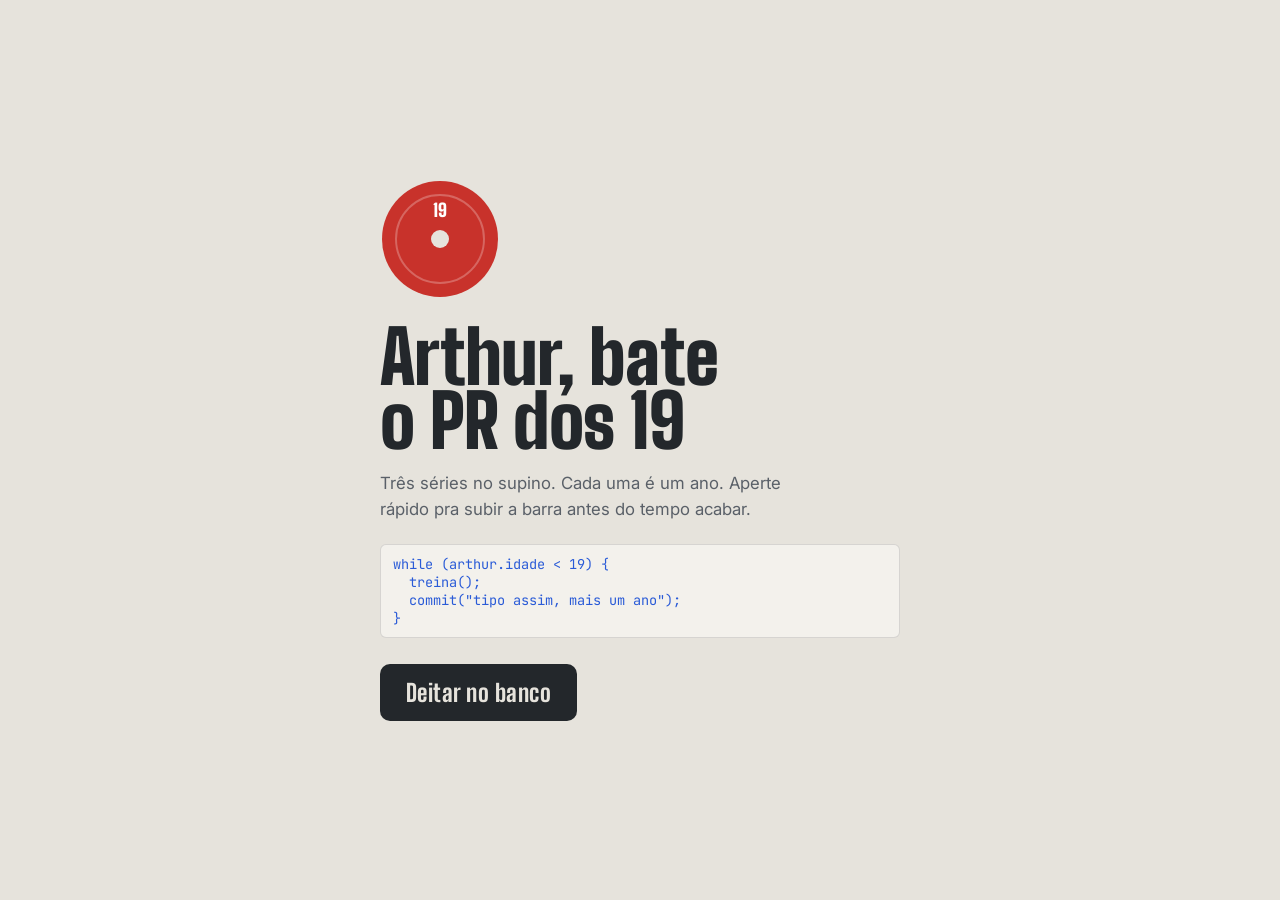
<file: 19sique/index.html>
<!DOCTYPE html>
<html lang="pt-BR">
<head>
<meta charset="UTF-8">
<meta name="viewport" content="width=device-width, initial-scale=1, viewport-fit=cover">
<title>PR de aniversário — Arthur</title>
<link rel="preconnect" href="https://fonts.googleapis.com">
<link rel="preconnect" href="https://fonts.gstatic.com" crossorigin>
<link href="https://fonts.googleapis.com/css2?family=Big+Shoulders+Display:wght@600;800;900&family=JetBrains+Mono:wght@400;600&family=Inter:wght@400;500;600&display=swap" rel="stylesheet">
<link rel="stylesheet" href="style.css">
</head>
<body>
<canvas id="confetti" aria-hidden="true"></canvas>

<main class="app">

  <!-- ABERTURA -->
  <section class="screen on" id="s-start" aria-labelledby="t-start">
    <svg class="start-plate" viewBox="0 0 120 120" aria-hidden="true">
      <circle cx="60" cy="60" r="58" fill="var(--red)"/>
      <circle cx="60" cy="60" r="44" fill="none" stroke="rgba(255,255,255,.25)" stroke-width="2"/>
      <circle cx="60" cy="60" r="9" fill="var(--bg)"/>
      <text x="60" y="38" text-anchor="middle" font-family="Big Shoulders Display, Impact, sans-serif" font-weight="900" font-size="18" fill="#fff">19</text>
    </svg>
    <h1 class="title" id="t-start">Arthur, bate<br>o PR dos 19</h1>
    <p class="lede">Três séries no supino. Cada uma é um ano. Aperte rápido pra subir a barra antes do tempo acabar.</p>
    <div class="code" aria-label="trecho de código decorativo">while (arthur.idade &lt; 19) {
  treina();
  commit("tipo assim, mais um ano");
}</div>
    <button class="btn" id="btnStart">Deitar no banco</button>
  </section>

  <!-- JOGO -->
  <section class="screen" id="s-game" aria-label="Minigame de supino">
    <div class="hud">
      <span id="setLabel">Série 1 de 3</span>
      <span><small>carga</small> <span id="loadLabel">17</span></span>
    </div>
    <div class="timer" aria-hidden="true"><div id="timerBar"></div></div>

    <div class="stage">
      <svg viewBox="0 0 320 220" role="img" aria-label="Pessoa deitada no banco empurrando a barra">
        <!-- chão -->
        <line x1="0" y1="204" x2="320" y2="204" stroke="var(--line)" stroke-width="2"/>
        <!-- rack -->
        <line x1="178" y1="204" x2="178" y2="56" stroke="var(--steel)" stroke-width="5" stroke-linecap="round"/>
        <path d="M178 74 h10 v-8" fill="none" stroke="var(--steel)" stroke-width="4" stroke-linecap="round"/>
        <!-- banco -->
        <rect x="70" y="160" width="170" height="12" rx="4" fill="var(--ink)"/>
        <line x1="95" y1="172" x2="95" y2="204" stroke="var(--ink)" stroke-width="5"/>
        <line x1="215" y1="172" x2="215" y2="204" stroke="var(--ink)" stroke-width="5"/>
        <!-- corpo -->
        <circle cx="96" cy="148" r="12" fill="var(--ink)"/>
        <rect x="108" y="142" width="110" height="18" rx="9" fill="var(--ink)"/>
        <path d="M214 151 L252 151 L256 202" fill="none" stroke="var(--ink)" stroke-width="10" stroke-linecap="round" stroke-linejoin="round"/>
        <!-- braço -->
        <polyline id="arm" points="150,146 170,130 158,128" fill="none" stroke="var(--ink)" stroke-width="9" stroke-linecap="round" stroke-linejoin="round"/>
        <!-- barra + anilha -->
        <g id="plate">
          <circle cx="0" cy="0" r="30" fill="var(--red)"/>
          <circle cx="0" cy="0" r="22" fill="none" stroke="rgba(255,255,255,.28)" stroke-width="1.5"/>
          <circle cx="0" cy="0" r="4.5" fill="var(--steel)"/>
          <text id="plateText" x="0" y="-11" text-anchor="middle" font-family="Big Shoulders Display, Impact, sans-serif" font-weight="900" font-size="13" fill="#fff">17</text>
        </g>
      </svg>
      <div class="meter" aria-hidden="true"><div id="meterFill"></div></div>

      <div class="overlay" id="ovFail" role="dialog" aria-labelledby="failTitle">
        <h2 id="failTitle">A barra desceu</h2>
        <p id="failText"></p>
        <button class="btn" id="btnRetry">Tentar a série de novo</button>
      </div>
      <div class="overlay" id="ovSet" role="dialog" aria-labelledby="setTitle">
        <h2 id="setTitle">Série concluída</h2>
        <p id="setText"></p>
        <button class="btn" id="btnNext">Colocar mais peso</button>
      </div>
    </div>

    <div class="spotter" aria-live="polite"><b>Spotter:</b><span id="spotterLine">tipo assim, quando quiser.</span></div>
    <button class="push" id="btnPush" aria-label="Empurrar a barra">Empurra</button>
    <div class="hint">No computador, a barra de espaço também empurra.</div>
  </section>

  <!-- FINAL -->
  <section class="screen" id="s-end" aria-labelledby="t-end">
    <p class="pr-number" aria-hidden="true">19</p>
    <h2 class="pr-label" id="t-end">Novo PR, Arthur</h2>
    <div class="letter">
      <p>Tipo assim... 19 anos.</p>
      <p>Mais um ano de carga subindo, de código compilando (às vezes na terceira tentativa) e de uma amizade que não precisa de spotter pra ficar de pé.</p>
      <p>Que esse ano venha com PR no supino, deploy sem erro e muito motivo pra começar frase com "tipo assim" antes de coisa boa.</p>
      <p>Feliz aniversário, mano.</p>
      <p class="sign">— seu parceiro de treino e de código //Vinical</p>
    </div>
    <button class="btn" id="btnAgain">Treinar de novo</button>
    <p class="egg">// de 2024: tipo assim, essa piada nunca vou esquecer.</p>
  </section>

</main>

<div class="toast" id="toast" role="status"></div>

<script src="script.js"></script>
</body>
</html>
</file>
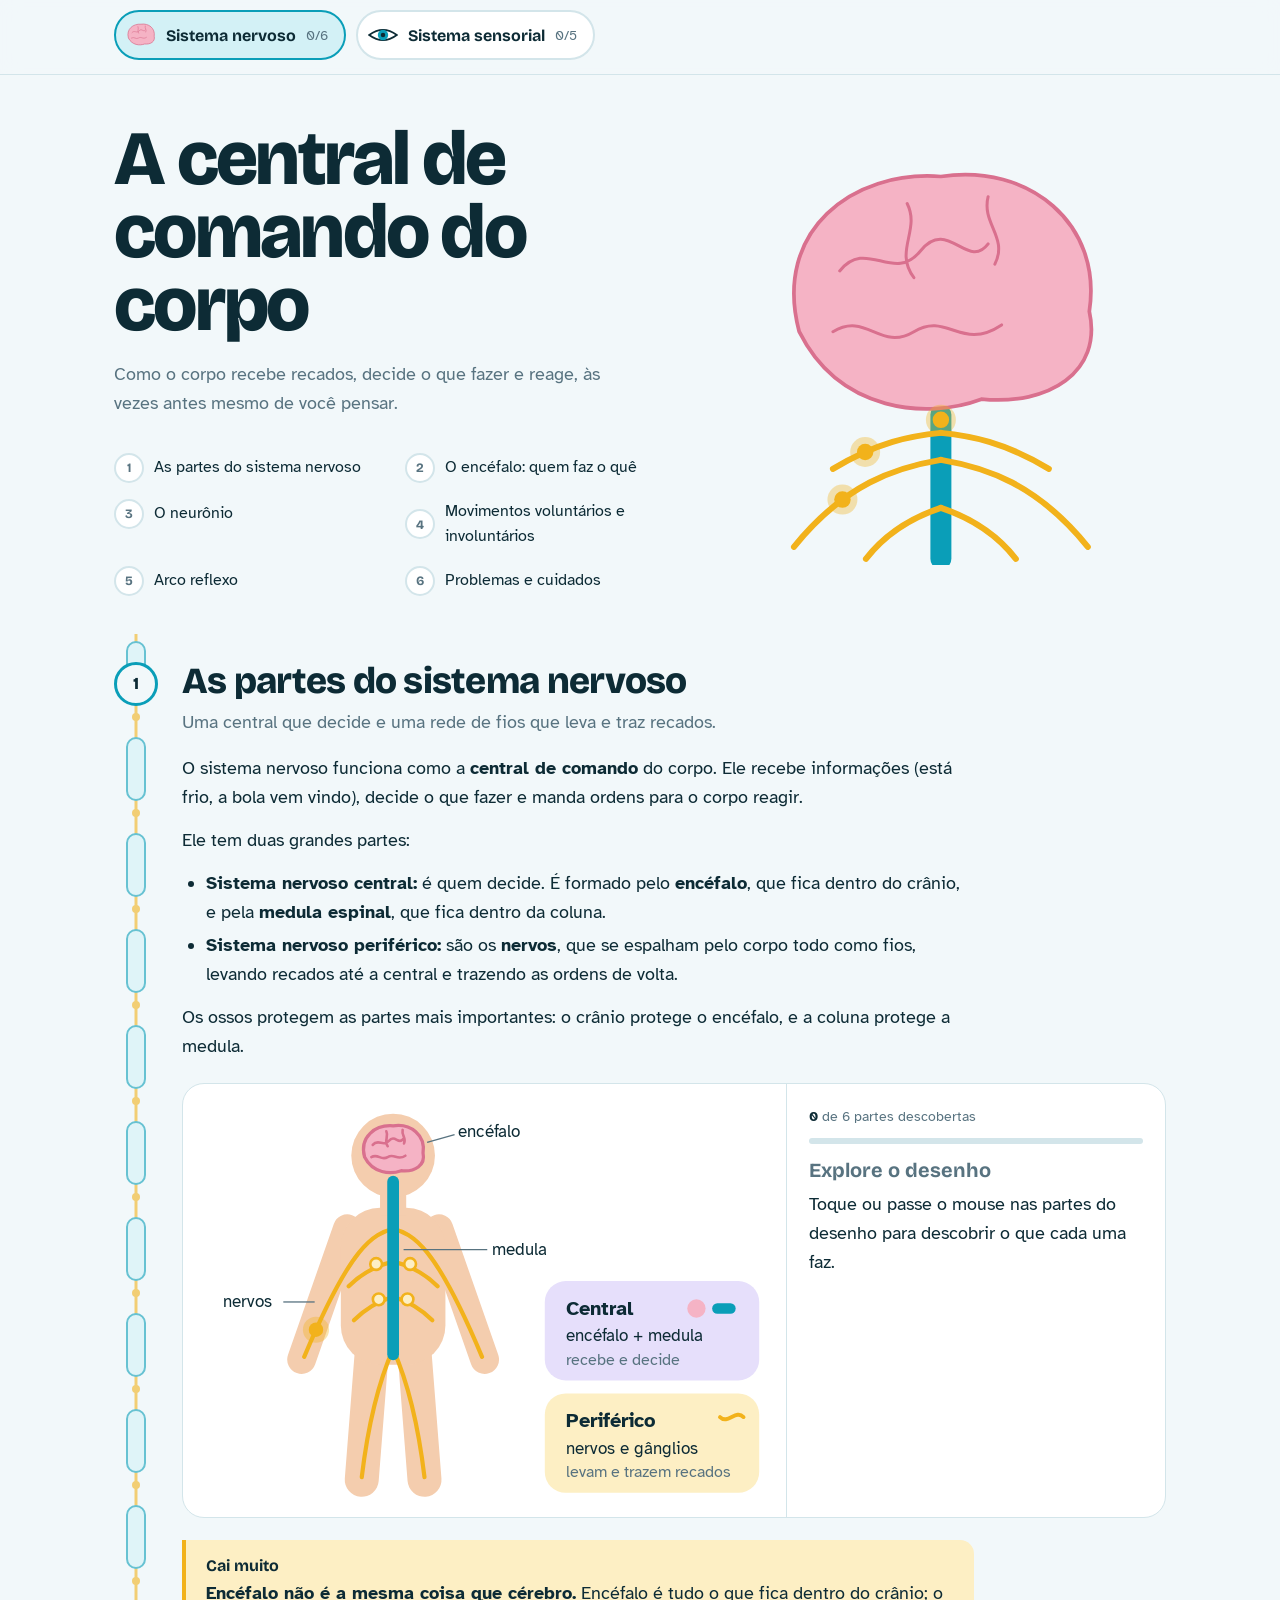
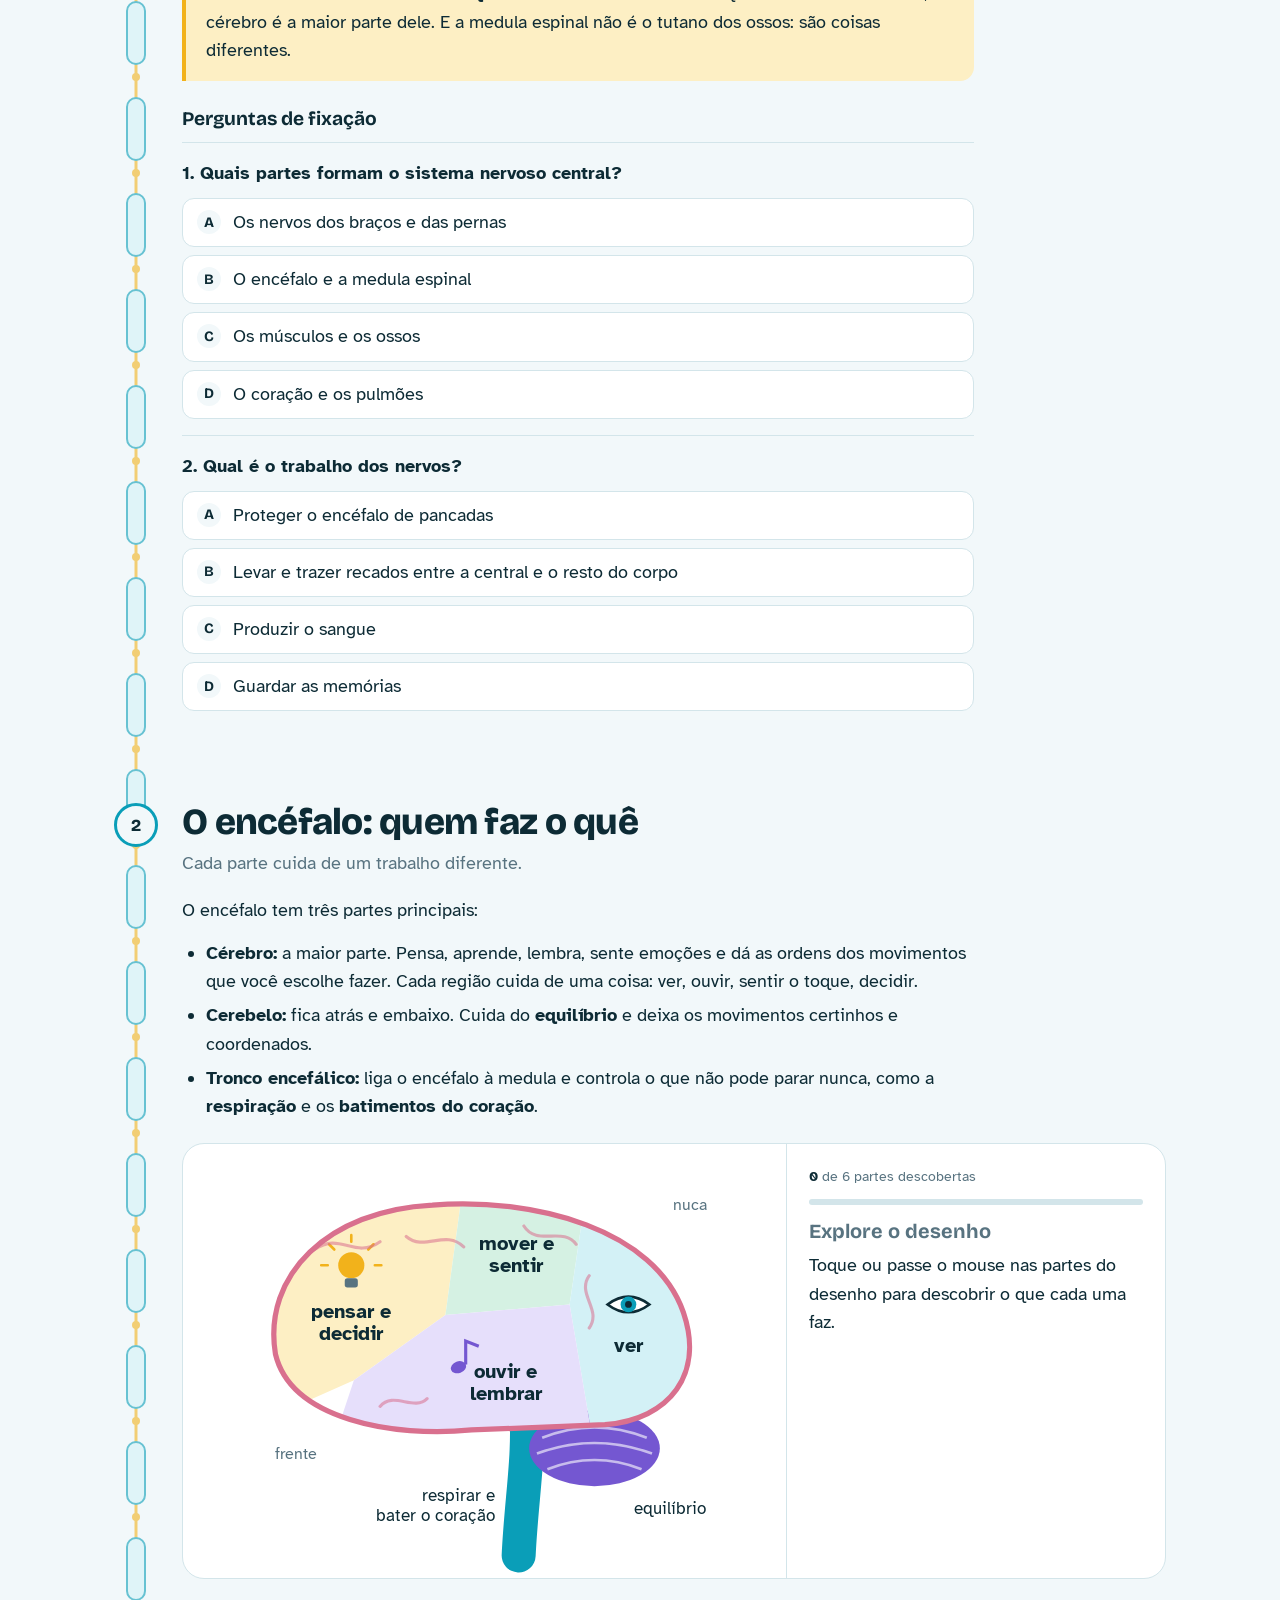
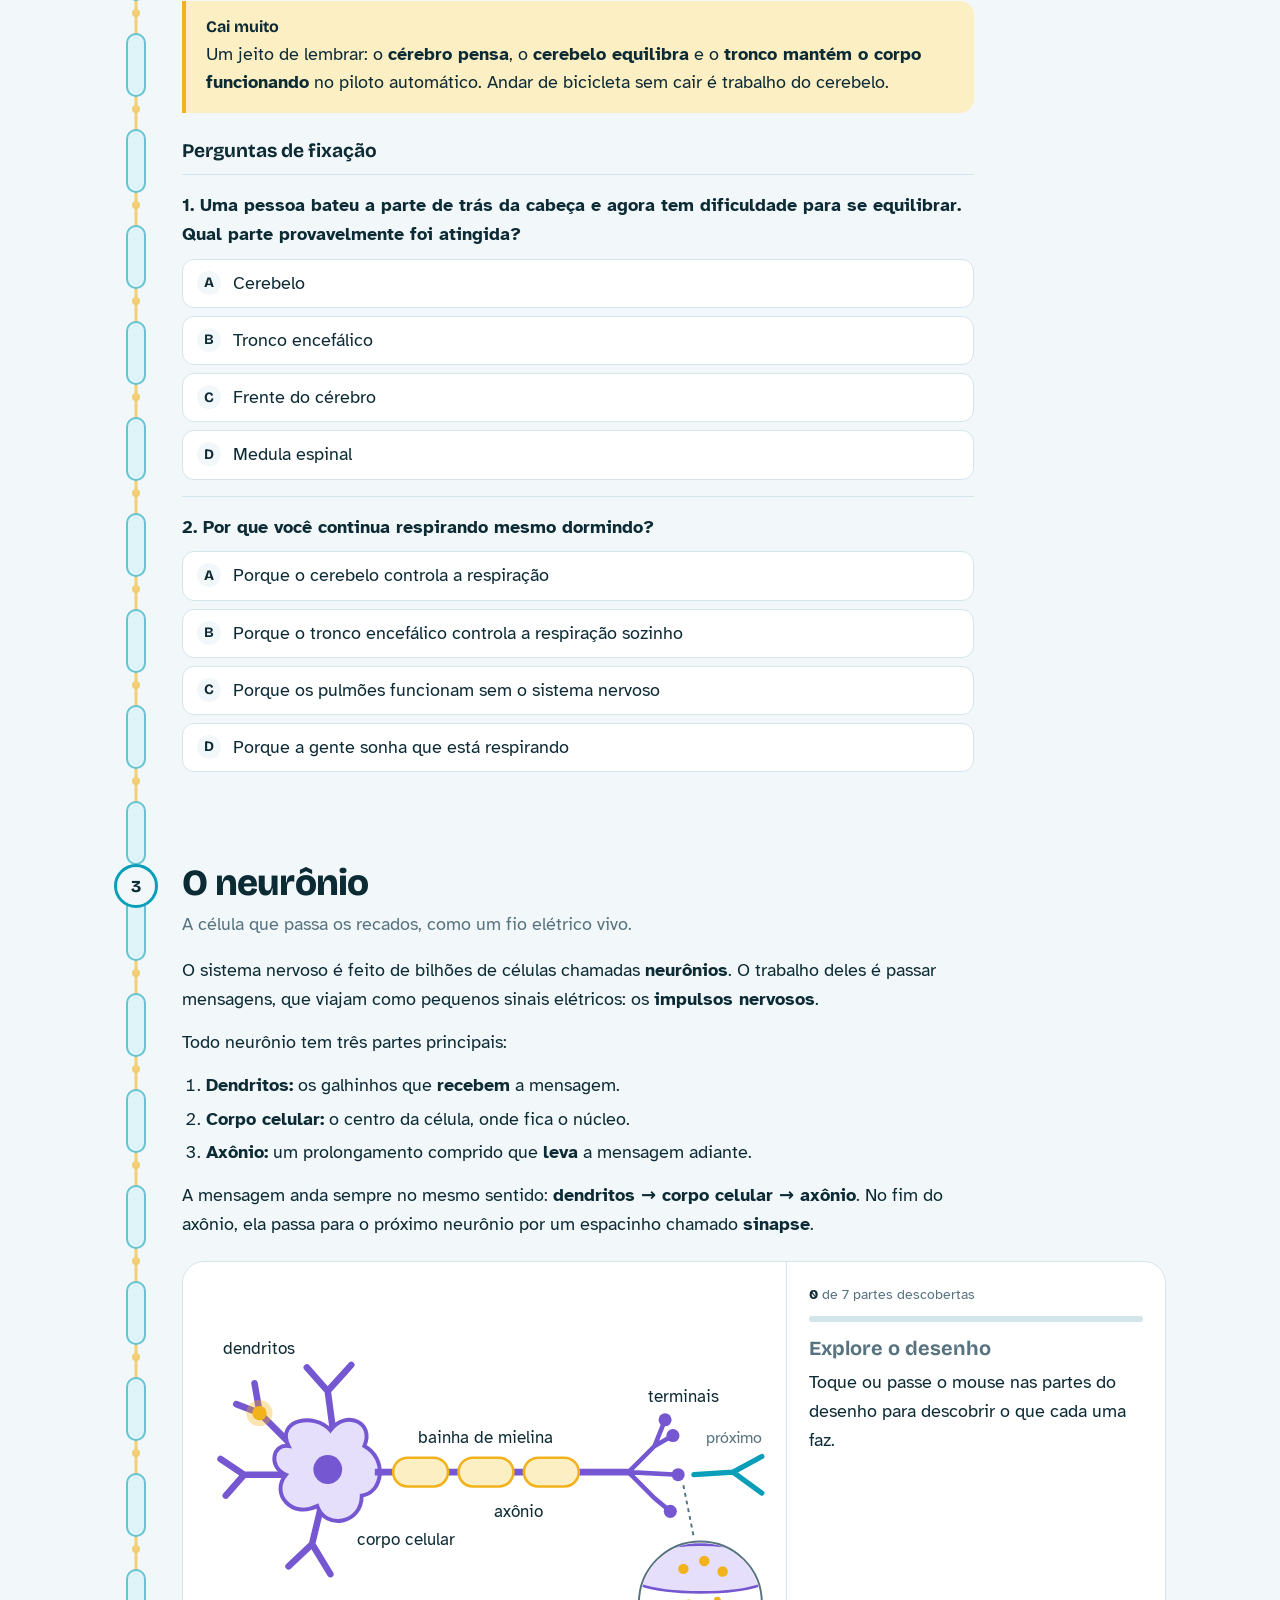
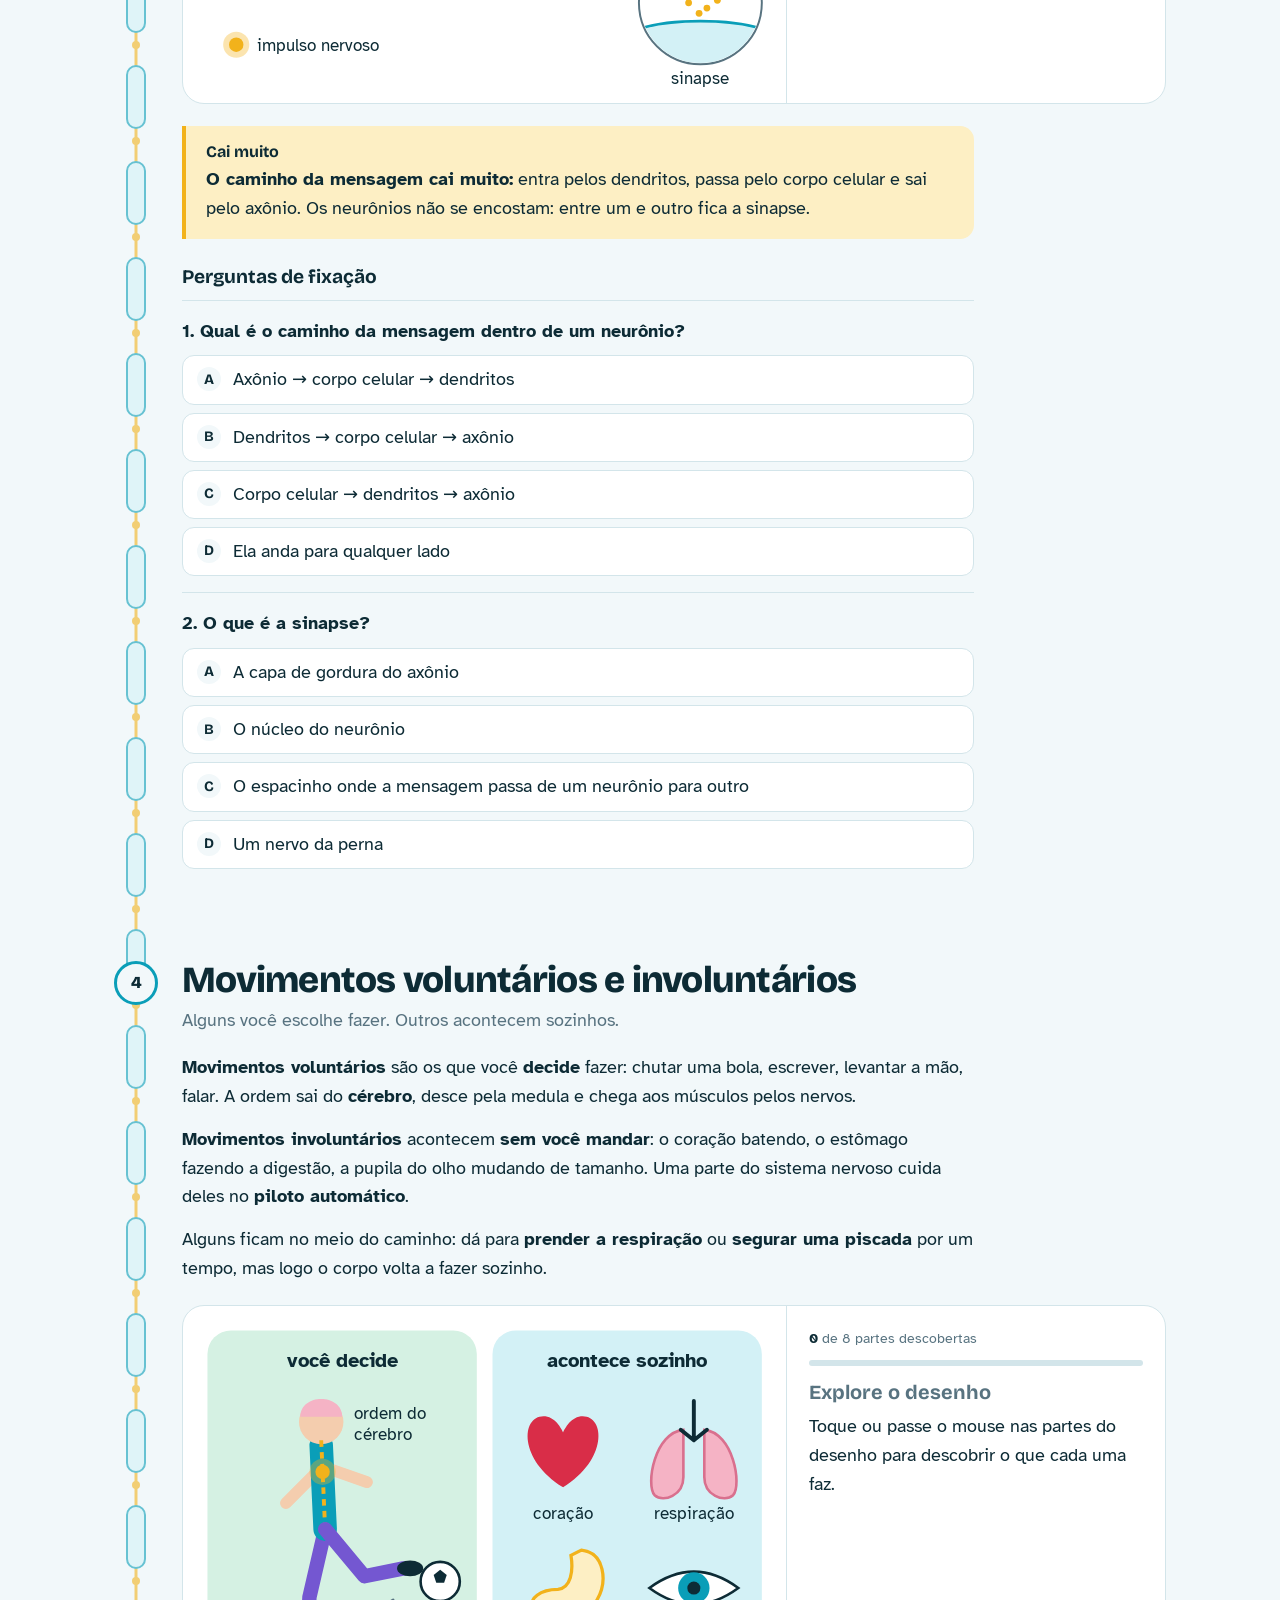
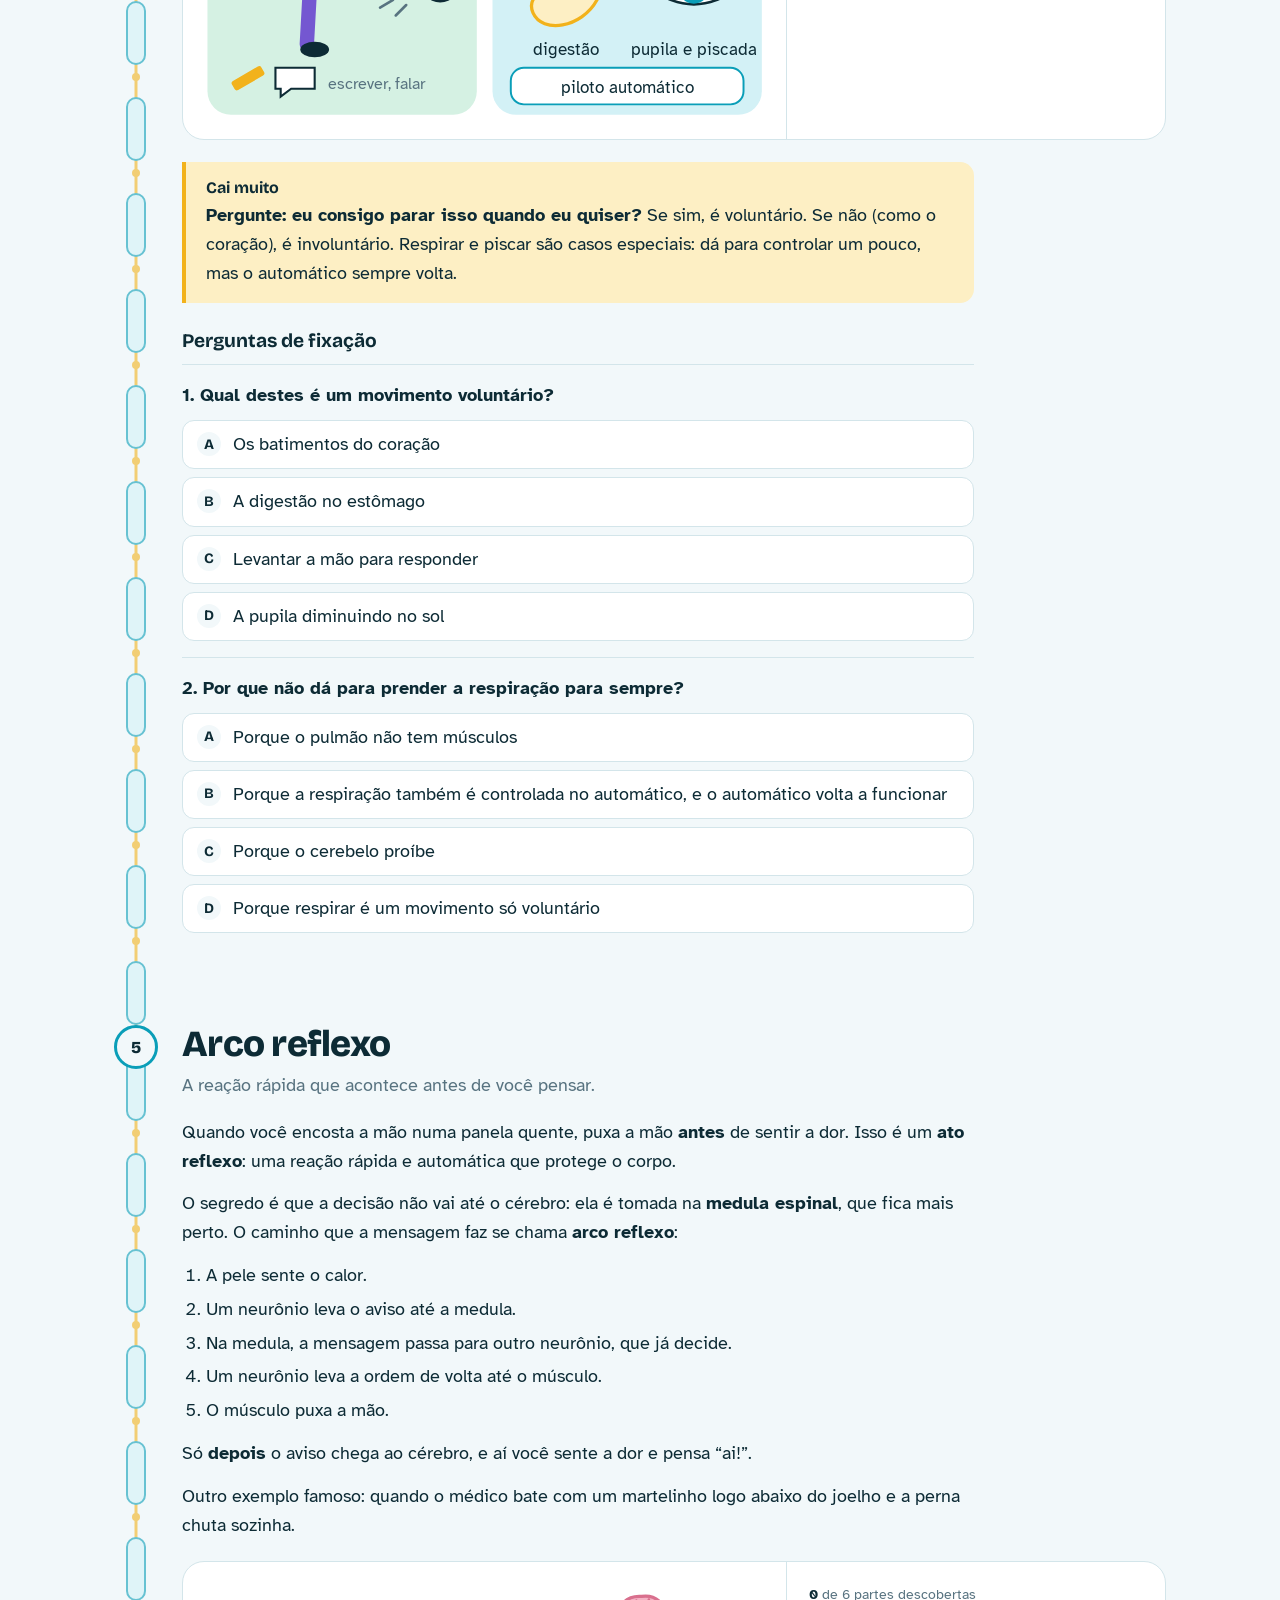
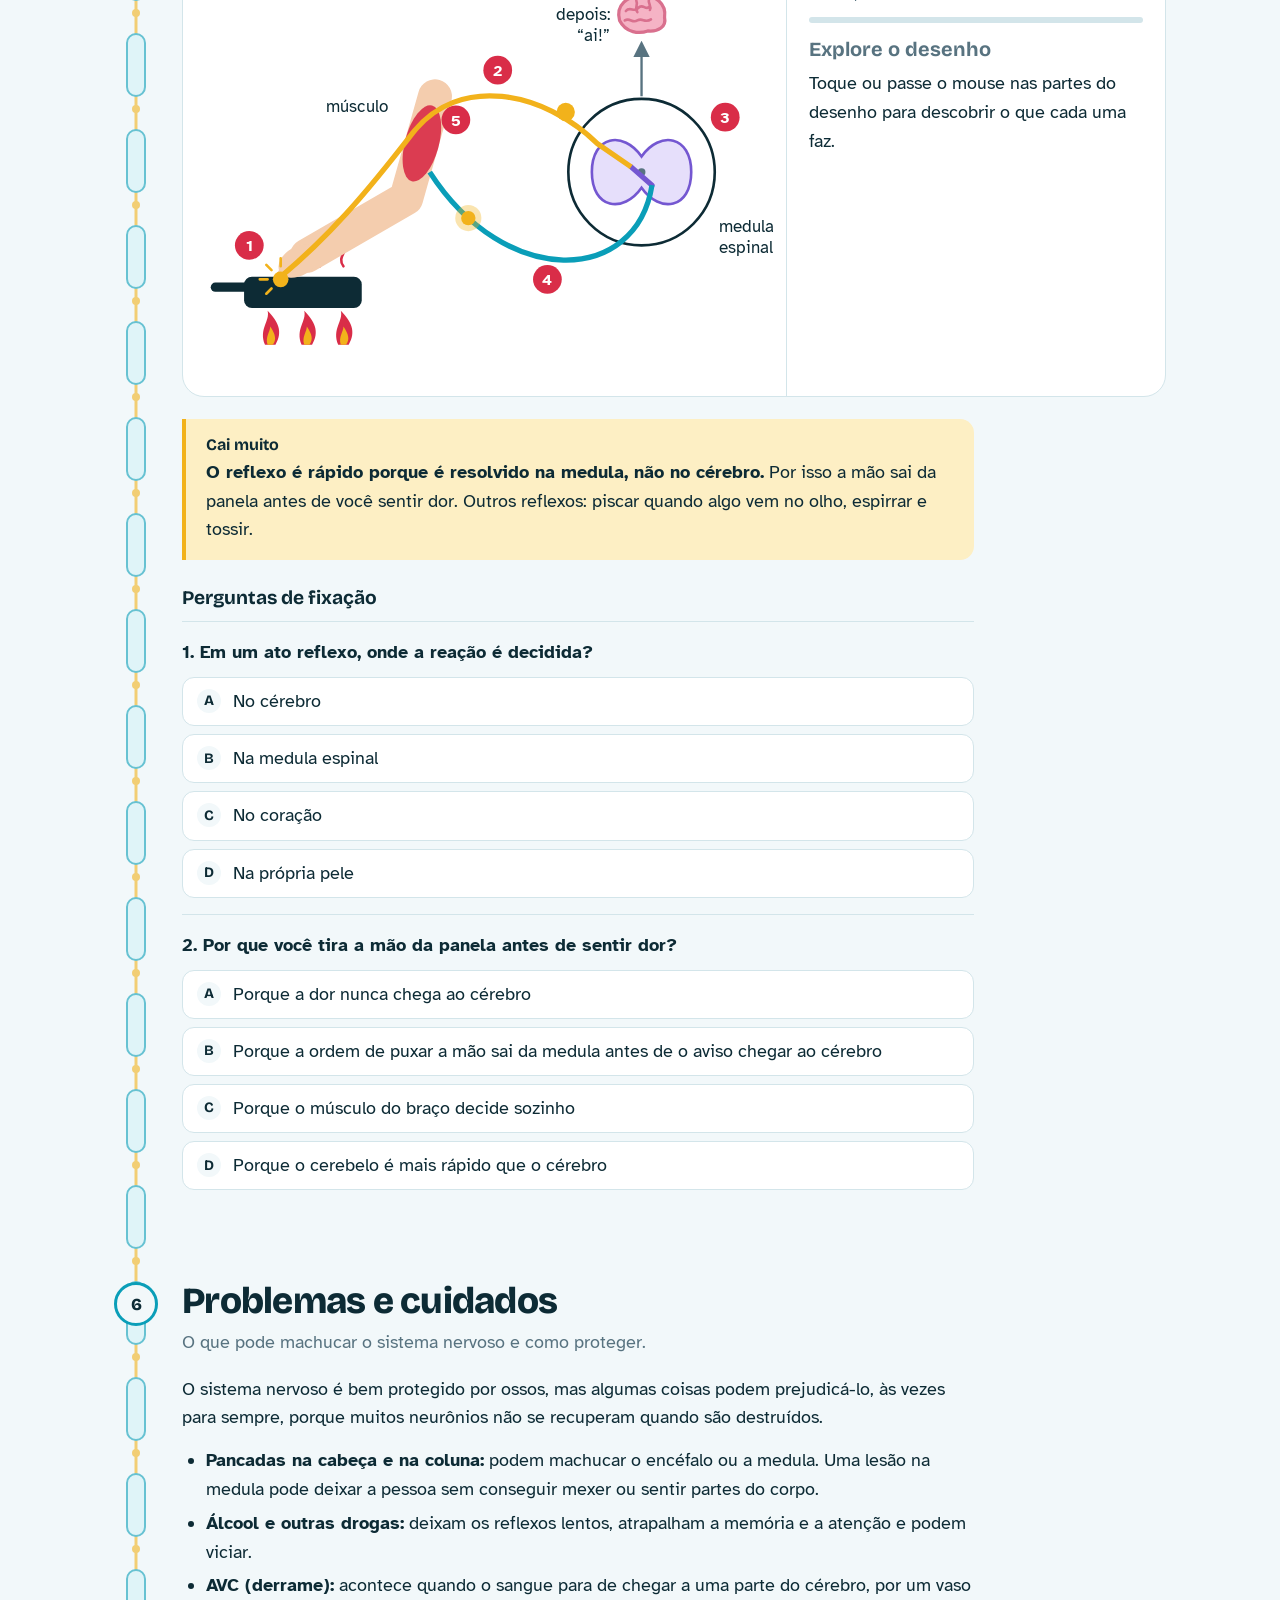
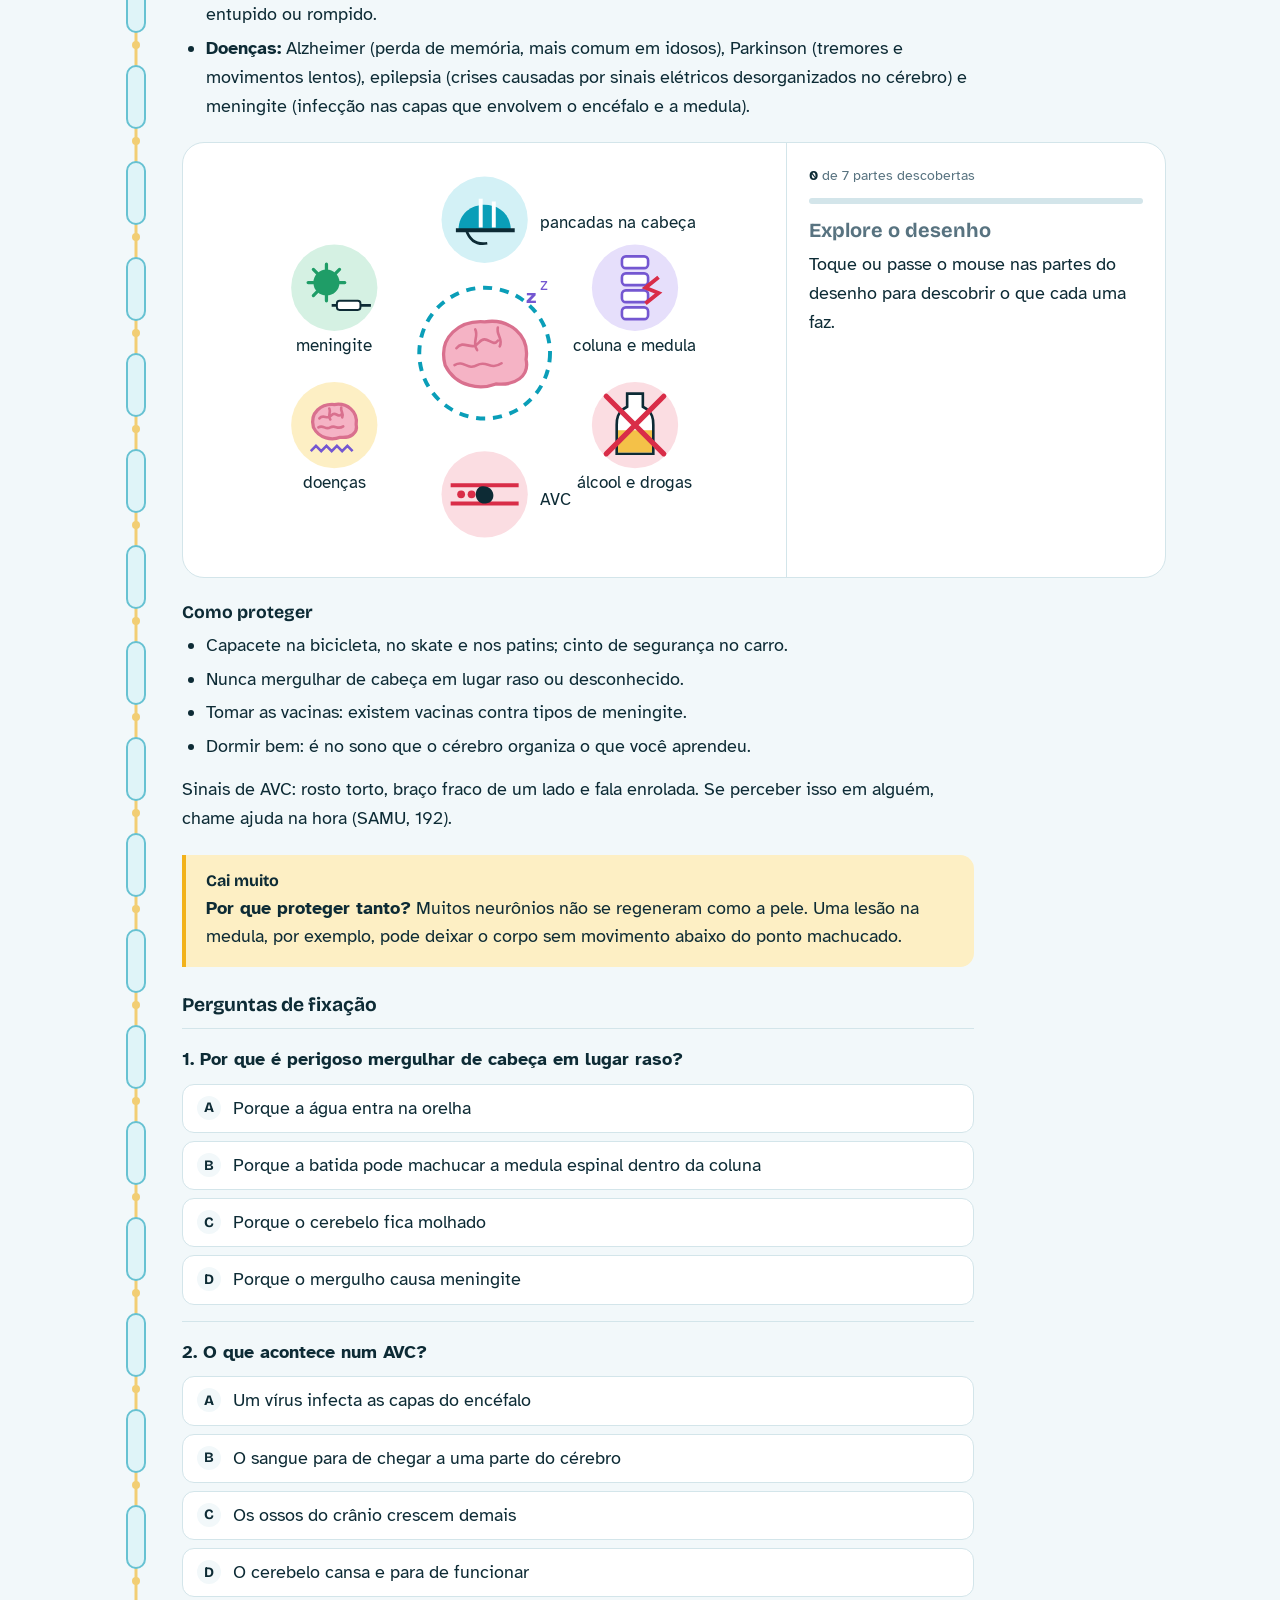
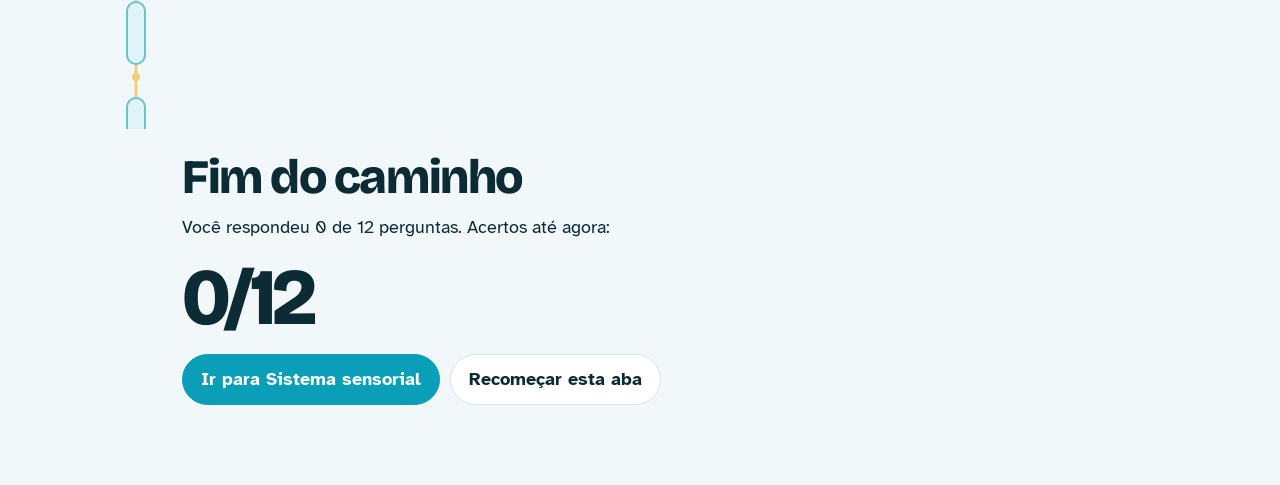
<file: bio/index.html>
<!DOCTYPE html>
<html lang="pt-BR">
<head>
<meta charset="utf-8">
<meta name="viewport" content="width=device-width, initial-scale=1, viewport-fit=cover">
<title>Sistema nervoso e sentidos</title>
<link rel="preconnect" href="https://fonts.googleapis.com">
<link rel="preconnect" href="https://fonts.gstatic.com" crossorigin>
<link href="https://fonts.googleapis.com/css2?family=Atkinson+Hyperlegible:ital,wght@0,400;0,700;1,400&family=Bricolage+Grotesque:opsz,wght@12..96,500;12..96,700;12..96,800&display=swap" rel="stylesheet">
<link rel="stylesheet" href="style.css">
</head>
<body>
<svg width="0" height="0" style="position:absolute" aria-hidden="true" focusable="false">
  <defs><marker id="ar" viewBox="0 0 10 10" refX="8" refY="5" markerWidth="7" markerHeight="7" orient="auto-start-reverse"><path d="M0 0L10 5L0 10z" class="f-m"/></marker></defs>
</svg>

<div class="tabbar">
  <div class="tabbar-in" role="tablist" aria-label="Escolha o assunto" id="tabs"></div>
  <div class="bar" aria-hidden="true"><i id="bar"></i></div>
</div>
<div id="panels"></div>

<script src="script.js"></script>
</body>
</html>
</file>
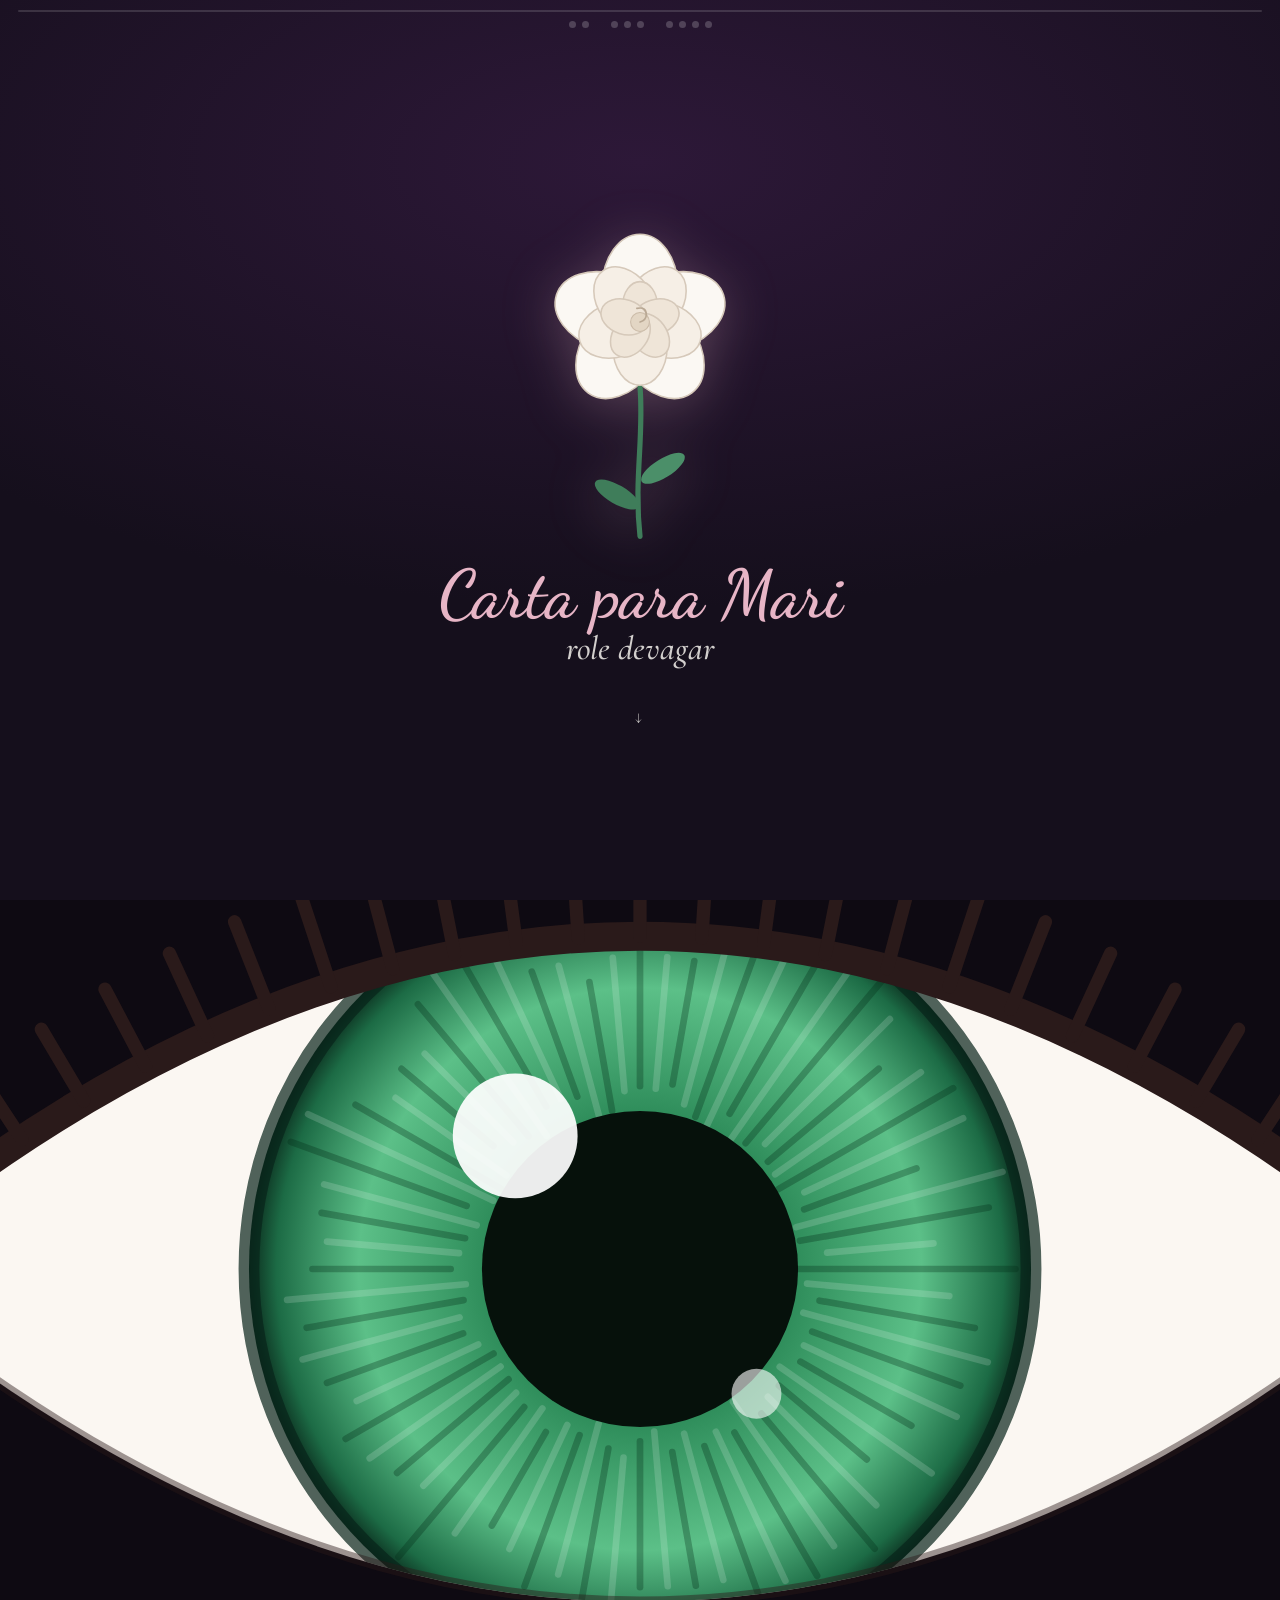
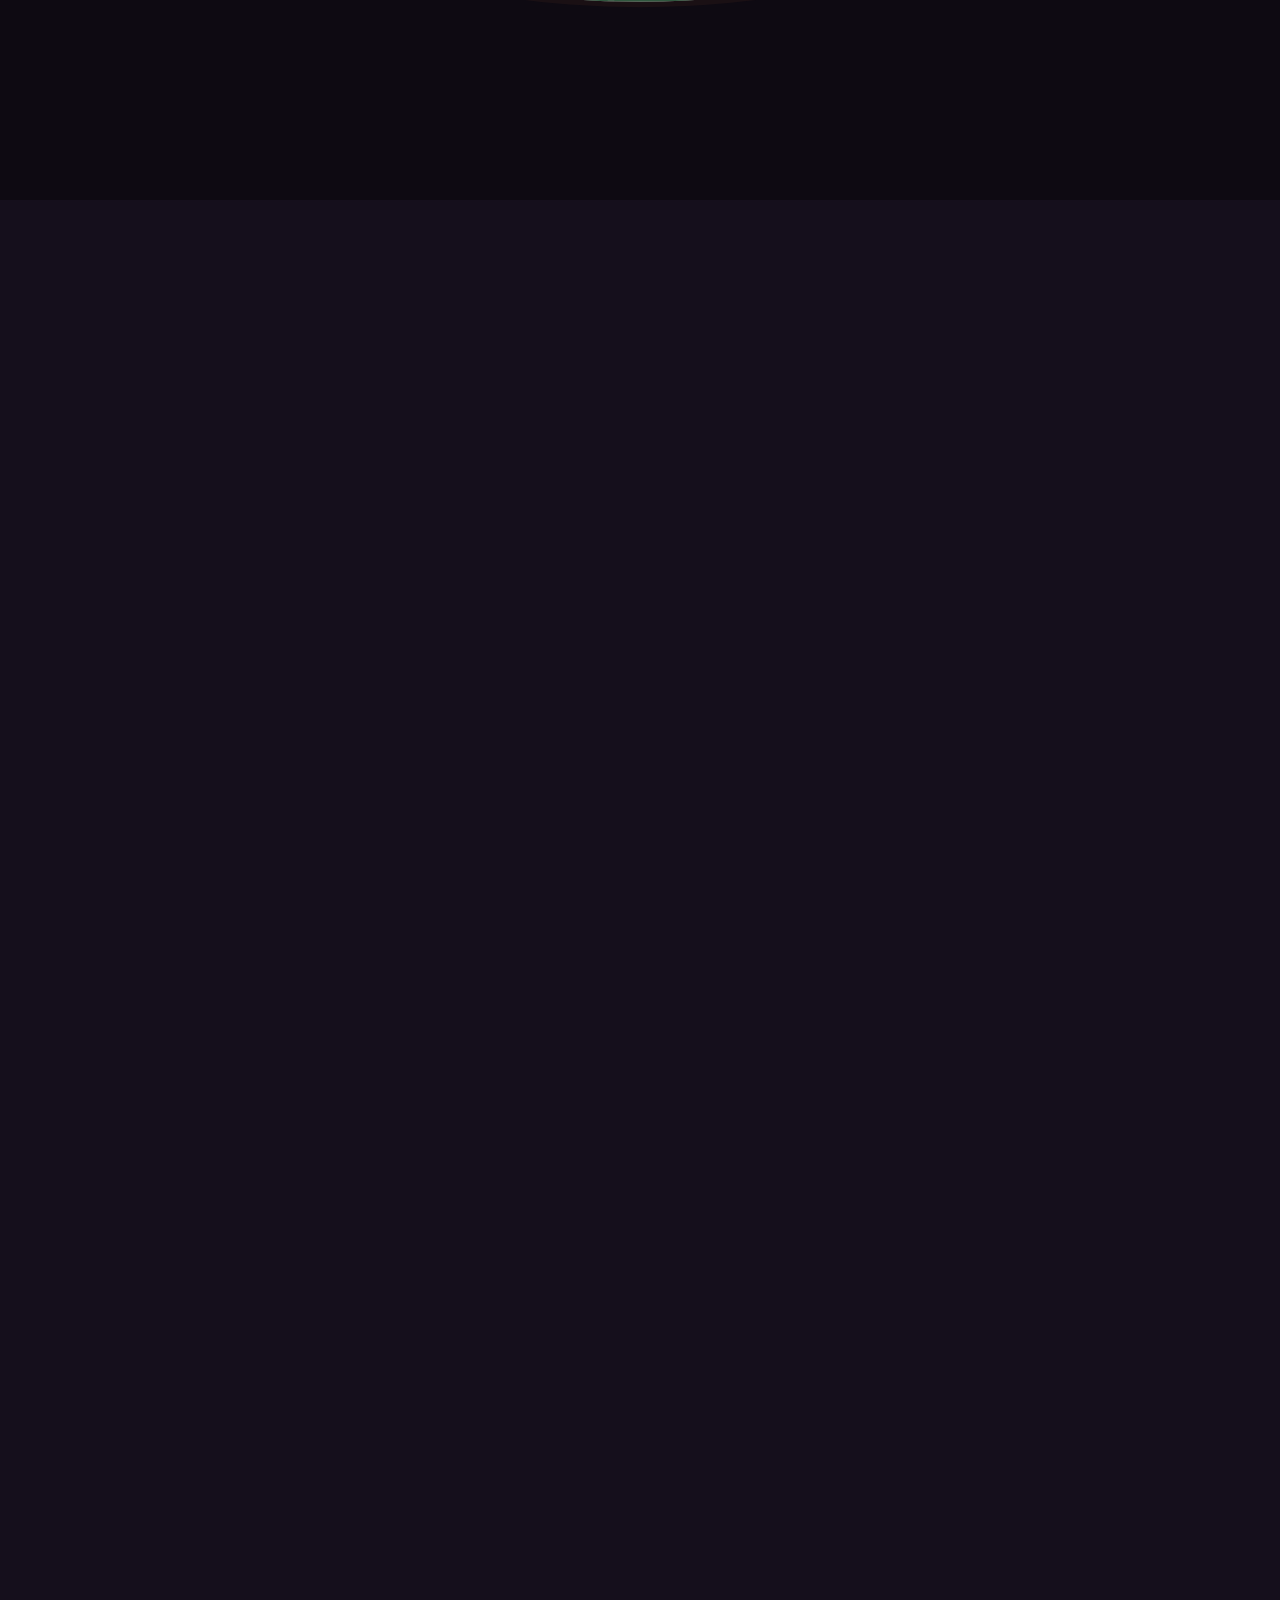
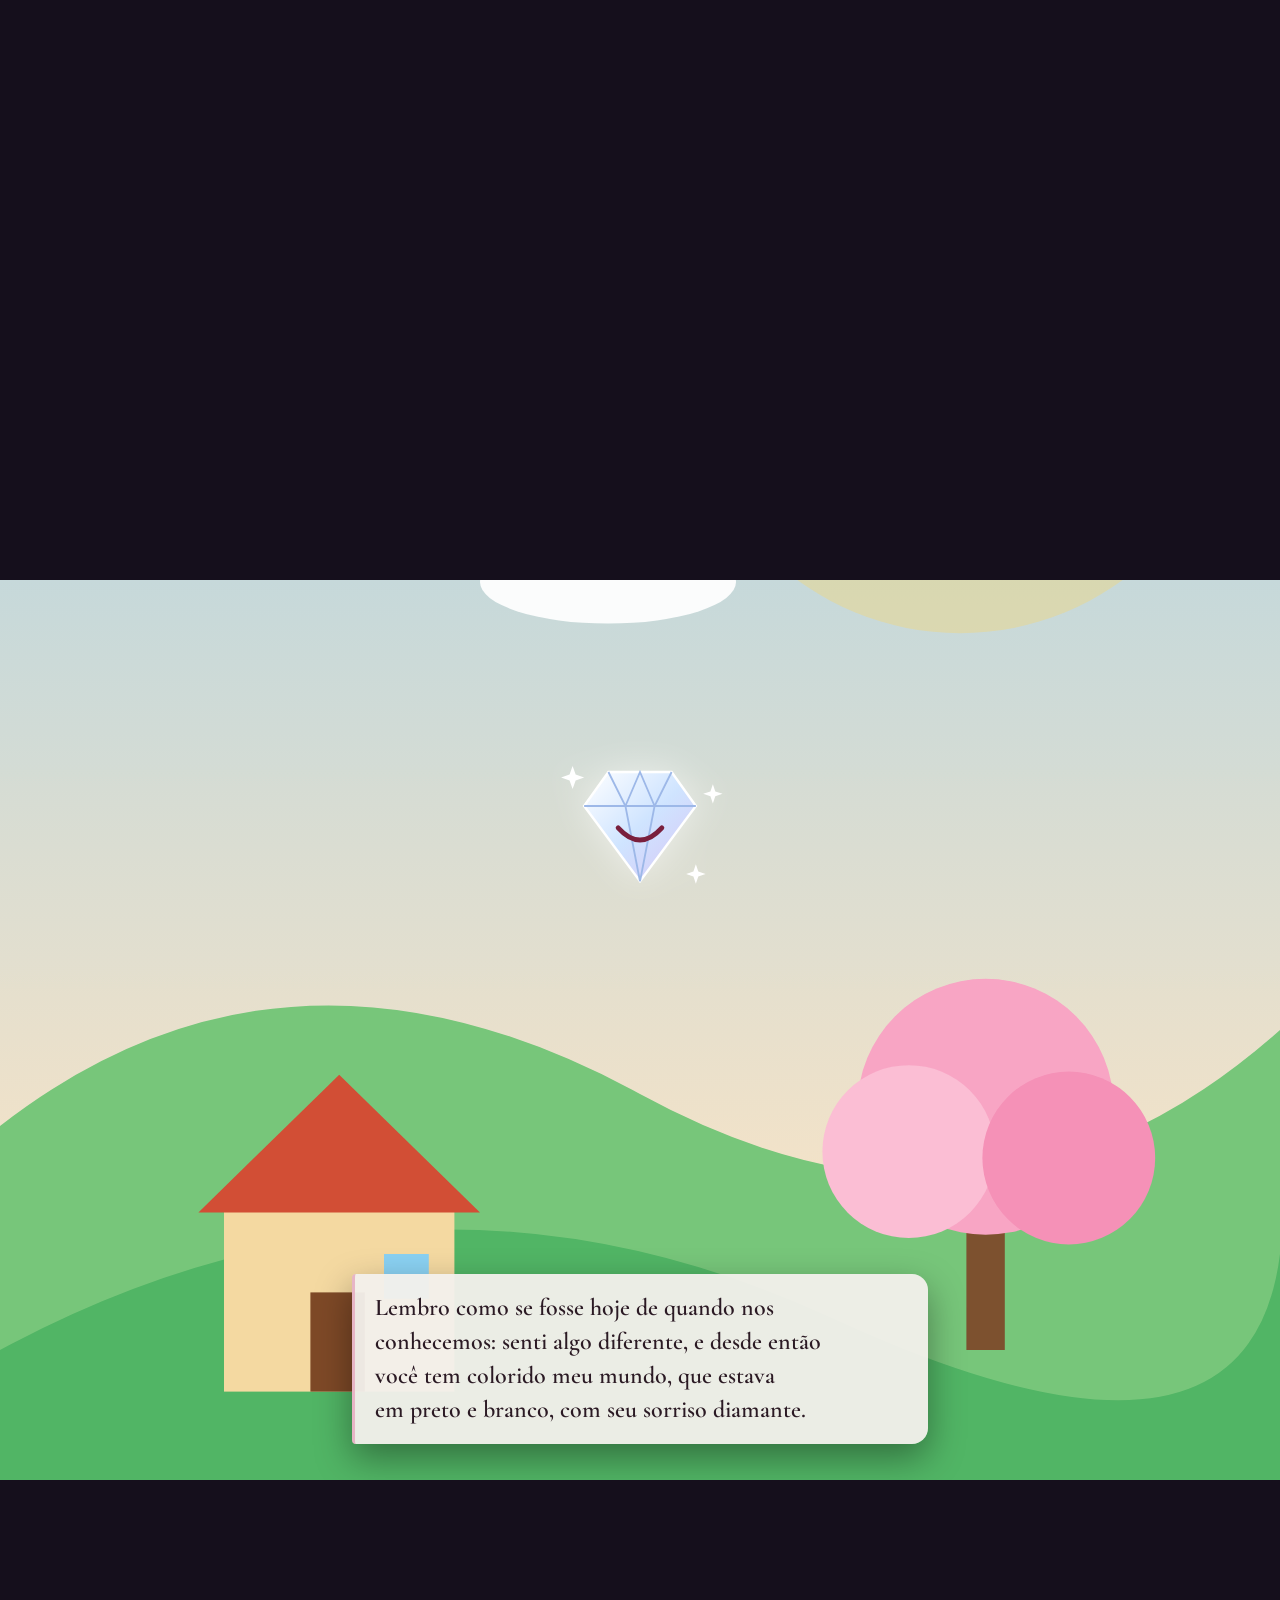
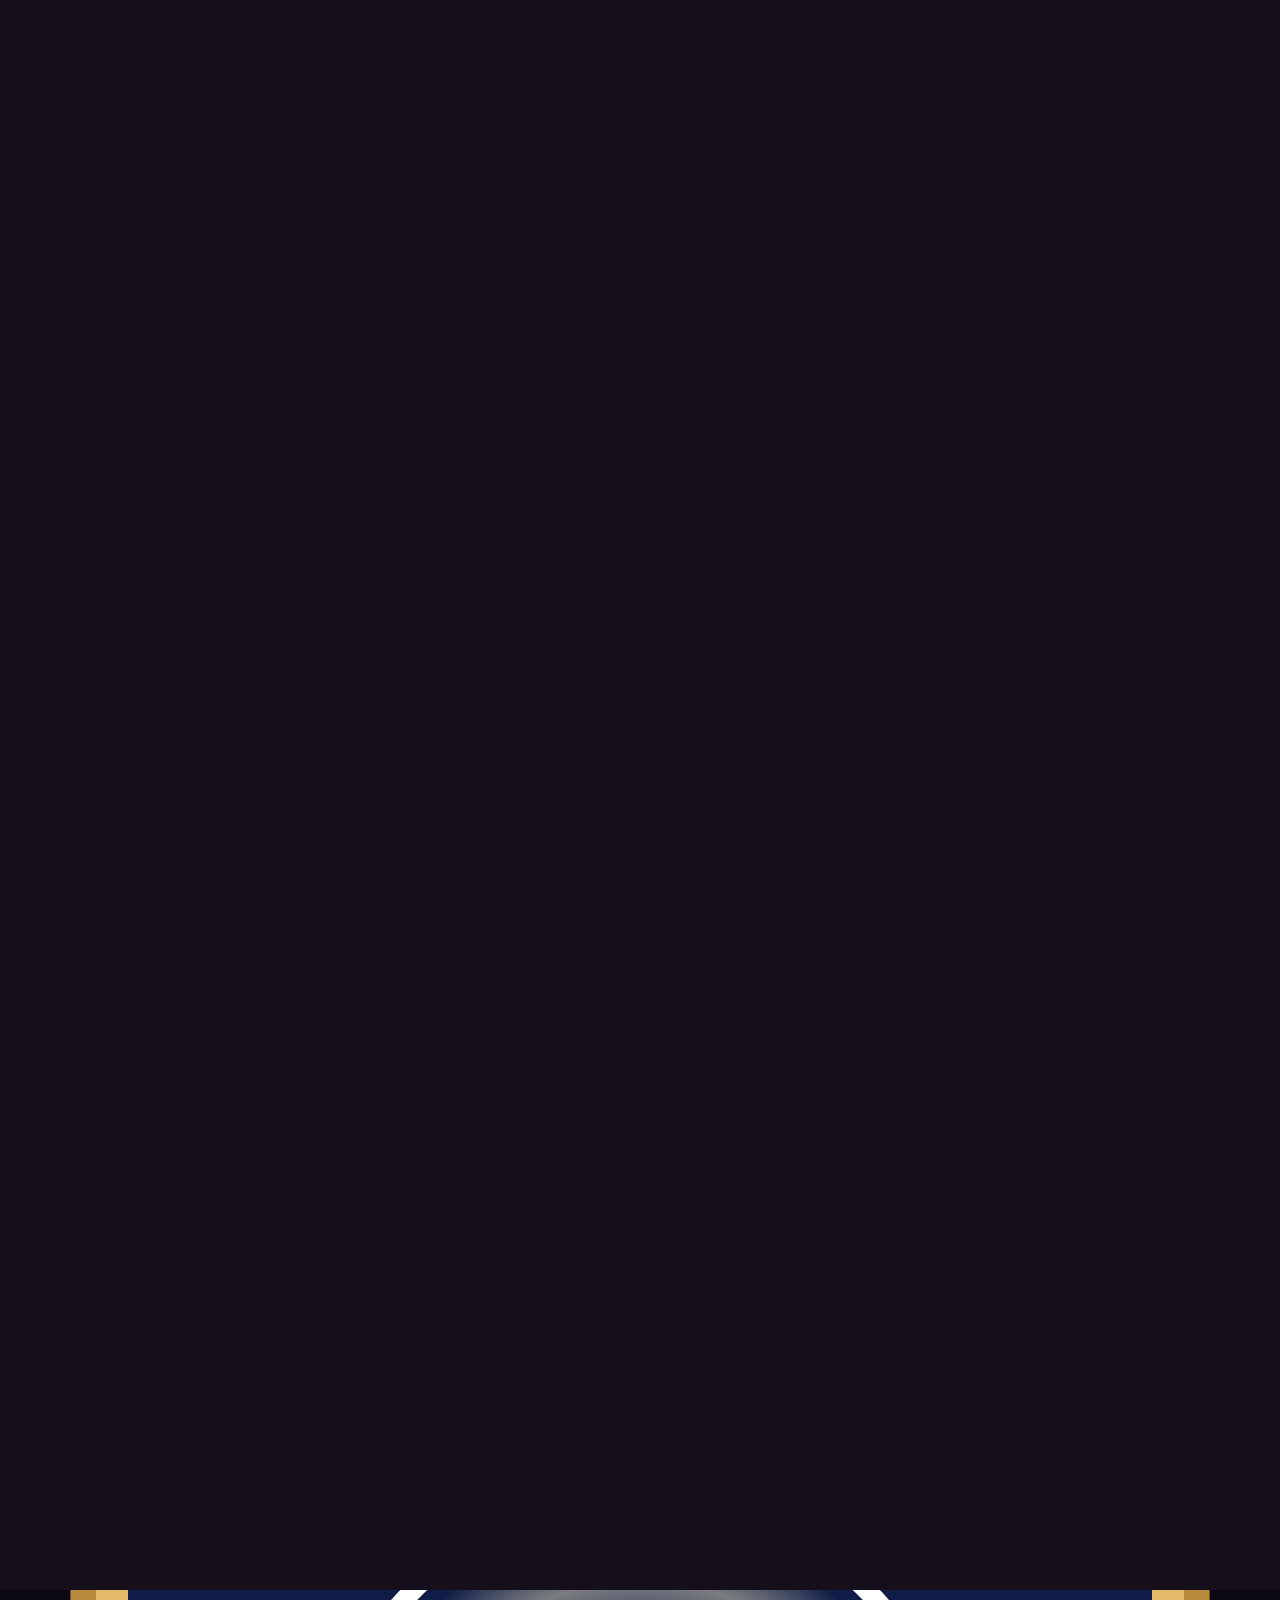
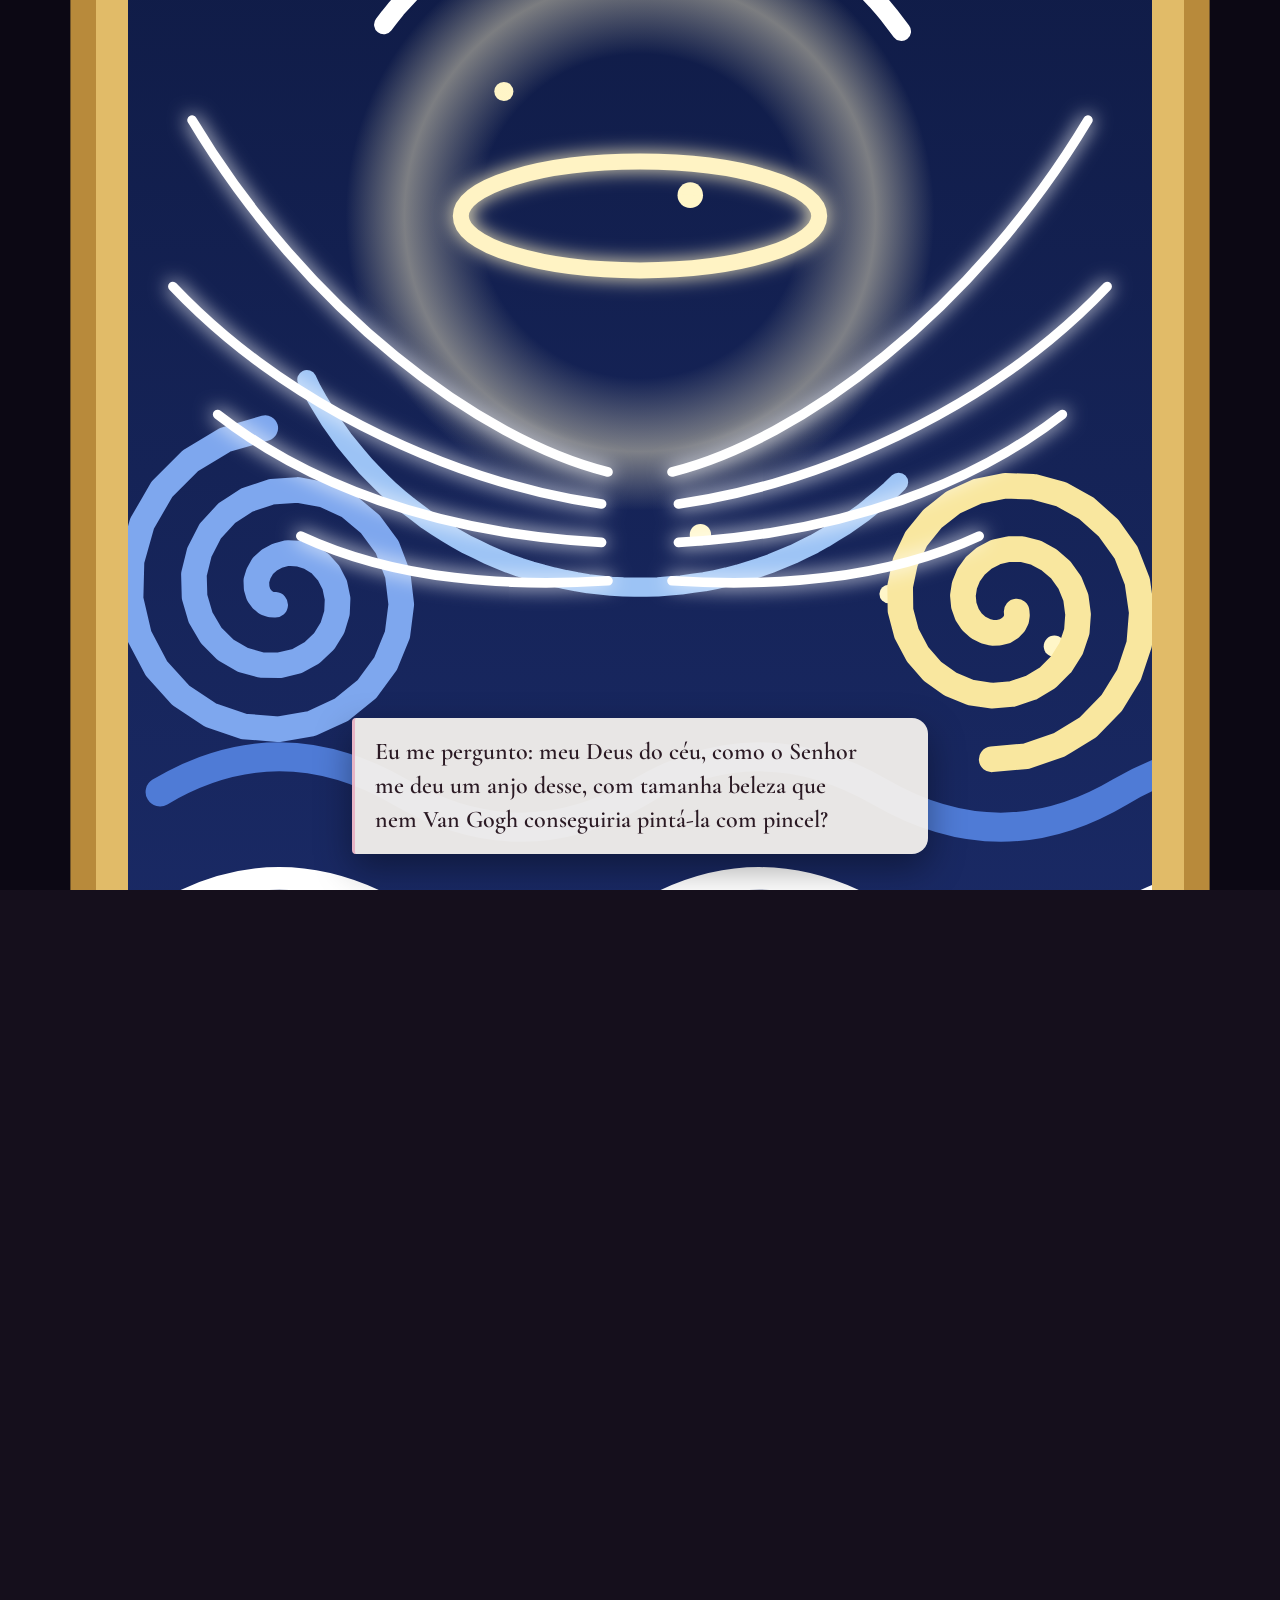
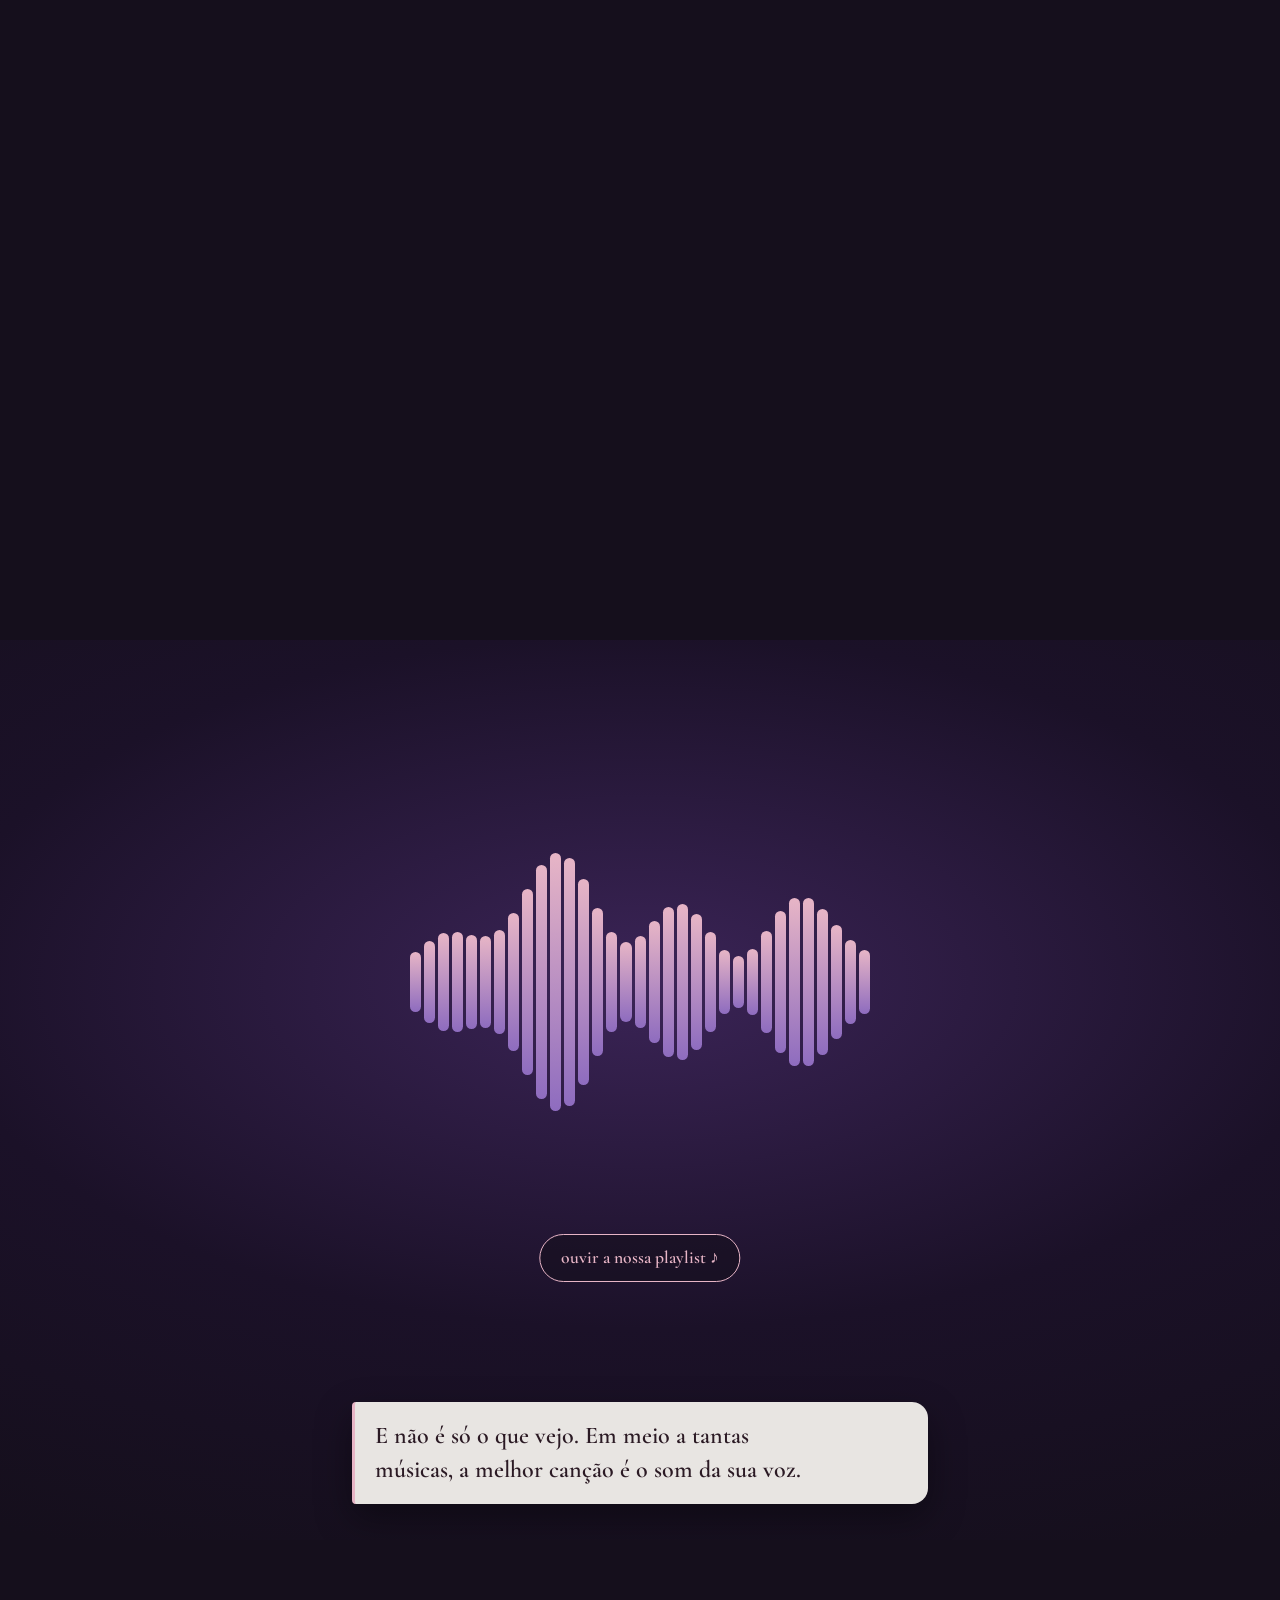
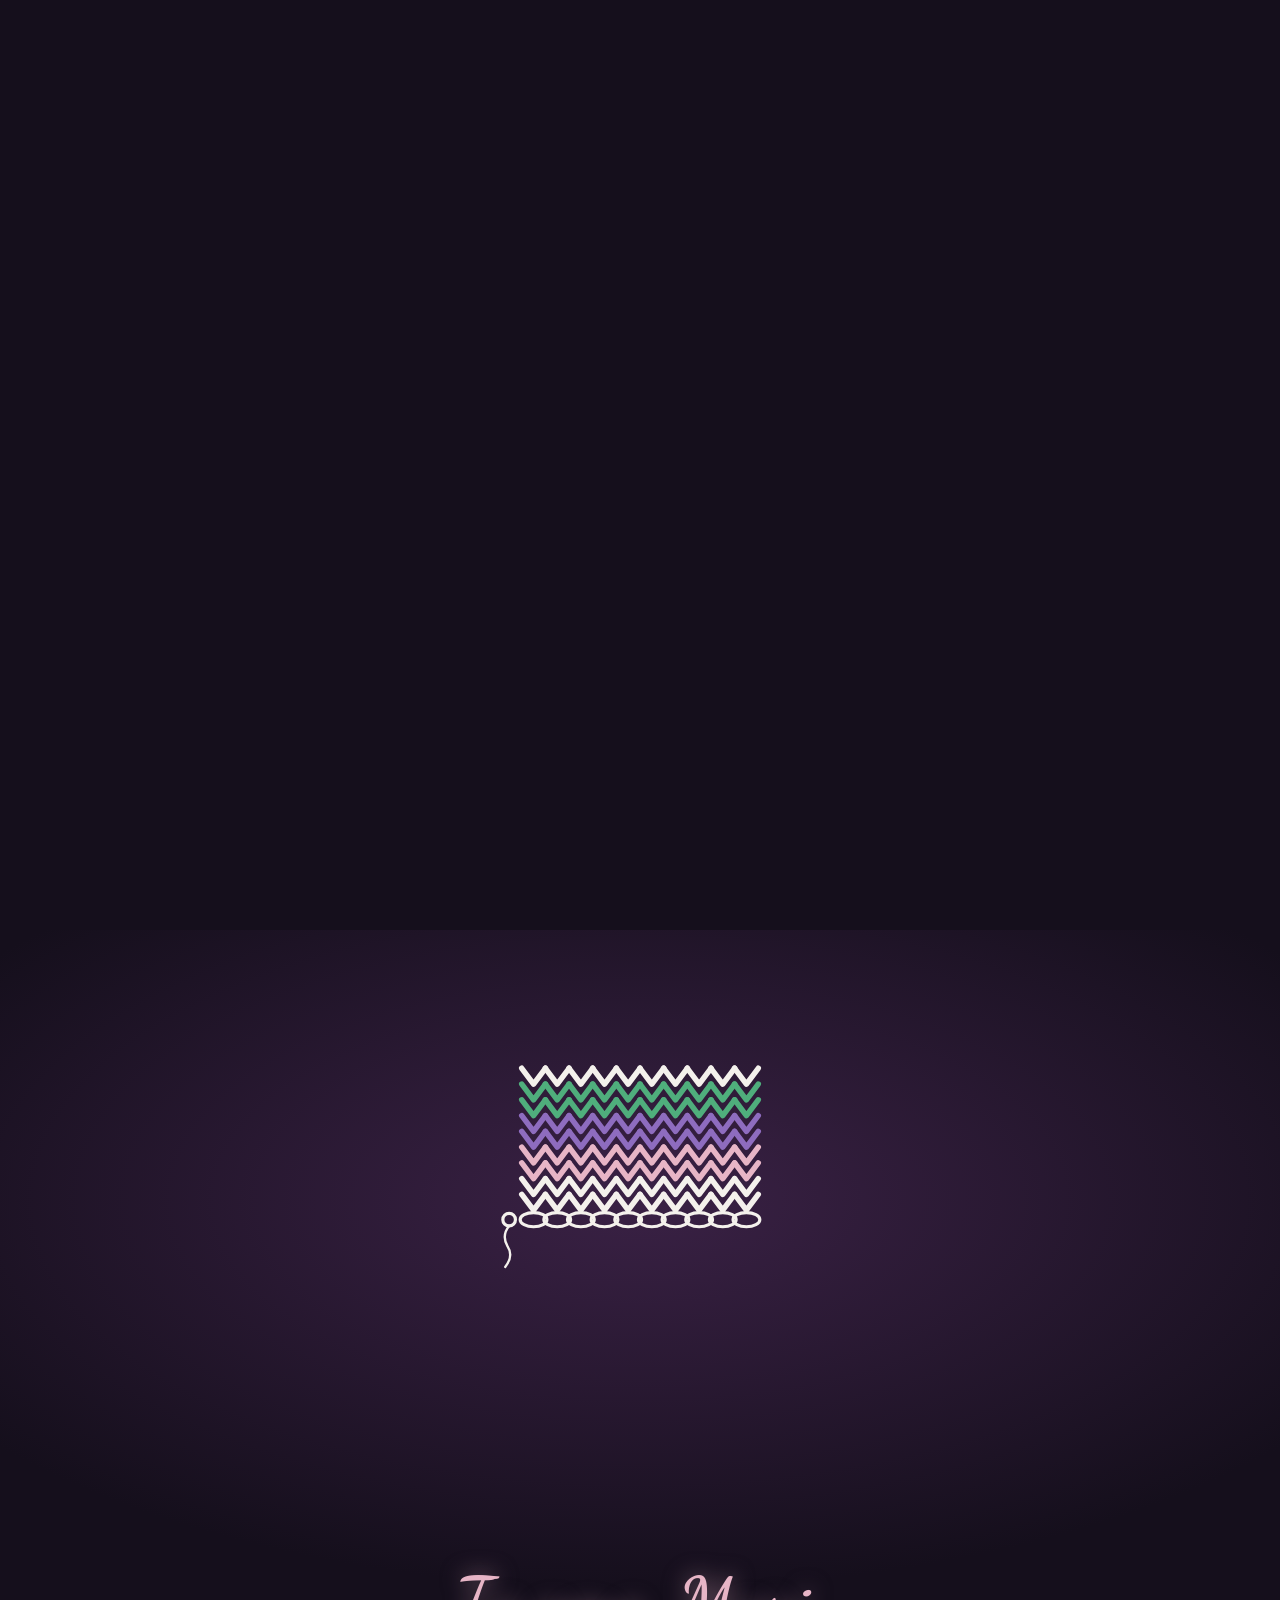
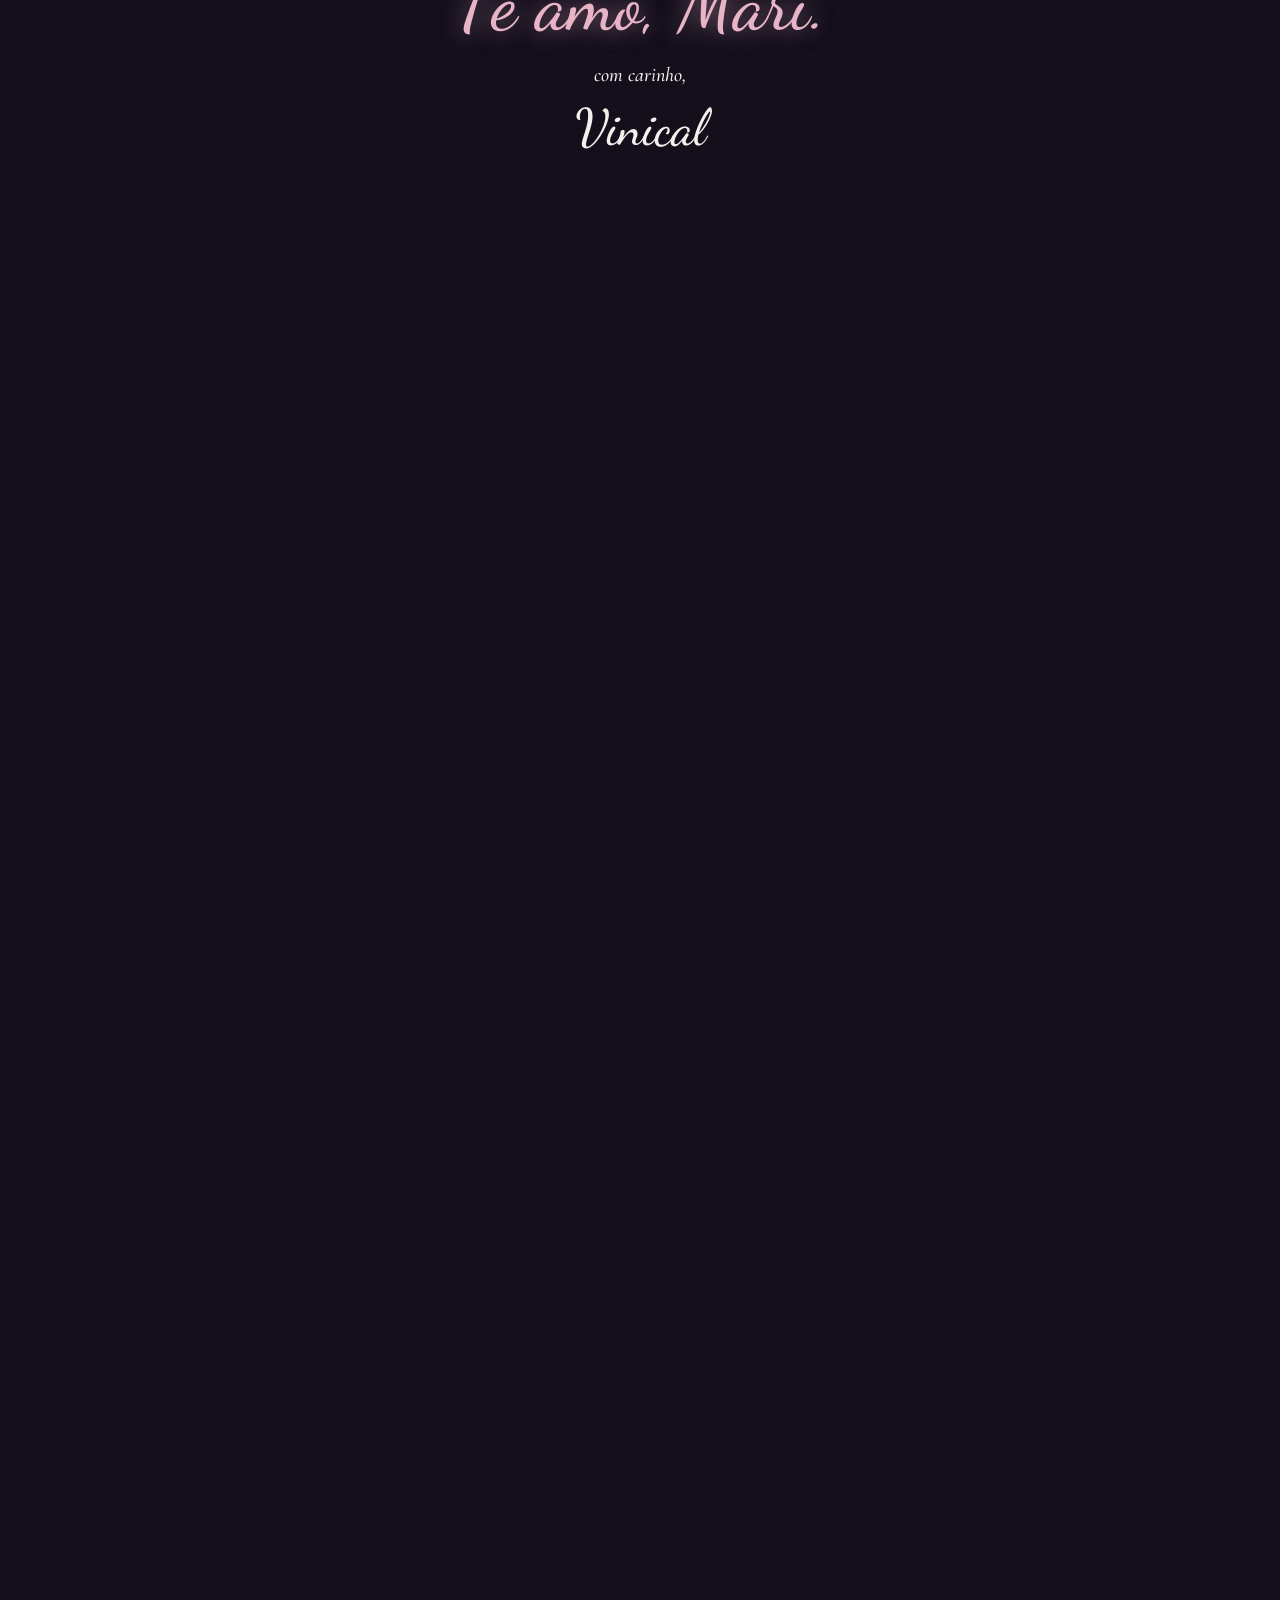
<file: carta/index.html>
<!DOCTYPE html>
<html lang="pt-BR">
<head>
<meta charset="utf-8">
<meta name="viewport" content="width=device-width, initial-scale=1">
<meta name="theme-color" content="#150f1c">
<title>Carta para Mari</title>
<link rel="icon" type="image/svg+xml" href="data:image/svg+xml,%3Csvg%20xmlns='http://www.w3.org/2000/svg'%20viewBox='0%200%2064%2064'%3E%3Crect%20width='64'%20height='64'%20rx='14'%20fill='%23150f1c'/%3E%3Cg%20fill='%23f4f1ec'%3E%3Ccircle%20cx='32'%20cy='32'%20r='6.5'/%3E%3Cellipse%20cx='32'%20cy='17'%20rx='7.5'%20ry='10'/%3E%3Cellipse%20cx='32'%20cy='47'%20rx='7.5'%20ry='10'/%3E%3Cellipse%20cx='17'%20cy='32'%20rx='10'%20ry='7.5'/%3E%3Cellipse%20cx='47'%20cy='32'%20rx='10'%20ry='7.5'/%3E%3C/g%3E%3Ccircle%20cx='32'%20cy='32'%20r='5'%20fill='%238e6cbf'/%3E%3C/svg%3E">
<script>
document.documentElement.classList.add('js');
if (window.matchMedia && matchMedia('(prefers-reduced-motion: reduce)').matches) {
  document.documentElement.classList.add('static');
}
</script>
<link rel="preconnect" href="https://fonts.googleapis.com">
<link rel="preconnect" href="https://fonts.gstatic.com" crossorigin>
<link href="https://fonts.googleapis.com/css2?family=Cormorant+Garamond:ital,wght@0,500;0,600;1,500&family=Dancing+Script:wght@600&display=swap" rel="stylesheet">
<link rel="stylesheet" href="style.css">
</head>
<body>

<div class="hud" aria-hidden="true">
  <div class="hud-line"><i id="hudFill"></i></div>
  <div class="beads" id="beads"></div>
</div>

<header class="intro">
  <svg viewBox="-110 -110 220 330" role="img" aria-label="Uma rosa branca">
    <path d="M0 62 C 4 110 -6 150 0 205" stroke="#3f7d5a" stroke-width="5" fill="none" stroke-linecap="round"/>
    <ellipse cx="22" cy="140" rx="24" ry="9" fill="#4b8f69" transform="rotate(-32 22 140)"/>
    <ellipse cx="-22" cy="165" rx="24" ry="9" fill="#3f7d5a" transform="rotate(30 -22 165)"/>
    <g id="rose"></g>
  </svg>
  <h1 class="script">Carta para Mari<span>role devagar</span></h1>
  <p class="hint" aria-hidden="true">&darr;</p>
</header>

<!-- 1. olhos e Boa Viagem -->
<section class="scene" id="s1" style="--len:320">
  <div class="stage">
    <svg class="art" id="beach" viewBox="0 0 400 800" preserveAspectRatio="xMidYMid slice" aria-hidden="true">
      <defs>
        <linearGradient id="sky" x1="0" y1="0" x2="0" y2="1"><stop offset="0" stop-color="#f6c9a8"/><stop offset=".5" stop-color="#fbe6cf"/><stop offset="1" stop-color="#cdeaea"/></linearGradient>
        <linearGradient id="sea" x1="0" y1="0" x2="0" y2="1"><stop offset="0" stop-color="#5fd0ab"/><stop offset="1" stop-color="#1b8f86"/></linearGradient>
        <radialGradient id="sunglow"><stop offset="0" stop-color="#fffbe8"/><stop offset=".55" stop-color="#ffe19a" stop-opacity=".7"/><stop offset="1" stop-color="#ffe19a" stop-opacity="0"/></radialGradient>
      </defs>
      <rect width="400" height="800" fill="url(#sky)"/>
      <circle id="sunGlow" cx="270" cy="338" r="120" fill="url(#sunglow)"/>
      <circle cx="270" cy="338" r="34" fill="#fff3c4"/>
      <rect y="400" width="400" height="250" fill="url(#sea)"/>
      <g id="waves" fill="none" stroke="#fff" stroke-linecap="round" stroke-width="3"></g>
      <path d="M0 650 Q110 618 230 646 T400 634 V800 H0Z" fill="#f1dcae"/>
      <path d="M0 700 Q140 676 260 702 T400 692 V800 H0Z" fill="#e9cf9a"/>
      <g id="palms"></g>
    </svg>
    <svg class="eye" id="eye" viewBox="0 0 400 400" aria-hidden="true">
      <defs>
        <radialGradient id="iris" cx=".5" cy=".5" r=".5"><stop offset="0" stop-color="#0d3b27"/><stop offset=".38" stop-color="#2c8a58"/><stop offset=".72" stop-color="#5cc088"/><stop offset=".93" stop-color="#1c6b45"/><stop offset="1" stop-color="#0b2b1d"/></radialGradient>
        <clipPath id="eyeclip"><path d="M10 200 Q200 40 390 200 Q200 360 10 200Z"/></clipPath>
      </defs>
      <path d="M10 200 Q200 40 390 200 Q200 360 10 200Z" fill="#fbf7f2"/>
      <g clip-path="url(#eyeclip)">
        <g class="iris-look">
          <circle cx="200" cy="200" r="94" fill="url(#iris)"/>
          <g id="irisStreaks" stroke-width="1.6" stroke-linecap="round"></g>
          <circle cx="200" cy="200" r="94" fill="none" stroke="#08241a" stroke-width="5" opacity=".7"/>
          <circle cx="200" cy="200" r="38" fill="#06110b"/>
          <circle cx="170" cy="168" r="15" fill="#fff" opacity=".92"/>
          <circle cx="228" cy="230" r="6" fill="#fff" opacity=".6"/>
        </g>
        <path d="M10 200 Q200 40 390 200 L390 80 L10 80Z" fill="#000" opacity=".1"/>
      </g>
      <path d="M10 200 Q200 40 390 200" stroke="#2a1a1a" stroke-width="7" fill="none" stroke-linecap="round"/>
      <path d="M10 200 Q200 360 390 200" stroke="#2a1a1a" stroke-opacity=".45" stroke-width="2.5" fill="none"/>
      <g id="lashes"></g>
    </svg>
    <p class="cap" data-a=".04" data-b=".30">Assim como na música de Alceu Valença, você é a moça mais linda de Boa Viagem.</p>
    <p class="cap" data-a=".30" data-b=".58">Não minha cidade, mas a boa viagem que eu tenho toda vez que vejo seus olhos.</p>
    <p class="cap" data-a=".62" data-b="1.2">Sim, seus olhos, verdes como o mar: toda vez que eu os olho, sinto como se o Paraíso estivesse bem na minha frente.</p>
  </div>
</section>

<!-- 2. o mundo ganha cor -->
<section class="scene" id="s2" style="--len:290">
  <div class="stage">
    <svg class="art" id="world" viewBox="0 0 400 800" preserveAspectRatio="xMidYMid slice" aria-hidden="true">
      <defs><linearGradient id="wsky" x1="0" y1="0" x2="0" y2="1"><stop offset="0" stop-color="#8ccbf0"/><stop offset=".62" stop-color="#fde5c6"/></linearGradient></defs>
      <rect width="400" height="800" fill="url(#wsky)"/>
      <circle cx="300" cy="190" r="86" fill="#ffd35c" opacity=".3"/>
      <circle cx="300" cy="190" r="46" fill="#ffd35c"/>
      <g fill="#fff" opacity=".92"><ellipse cx="90" cy="150" rx="46" ry="16"/><ellipse cx="120" cy="138" rx="30" ry="14"/><ellipse cx="190" cy="260" rx="40" ry="13"/></g>
      <path d="M0 430 Q90 360 200 420 T400 400 V800 H0Z" fill="#7cc47f"/>
      <path d="M0 500 Q130 430 260 490 T400 470 V800 H0Z" fill="#58b36a"/>
      <rect x="70" y="455" width="72" height="58" fill="#f2d9a6"/>
      <polygon points="62,457 106,414 150,457" fill="#c8503a"/>
      <rect x="97" y="482" width="17" height="31" fill="#7a4a2b"/>
      <rect x="120" y="470" width="14" height="14" fill="#8fd0ee"/>
      <rect x="302" y="436" width="12" height="64" fill="#7a5233"/>
      <circle cx="308" cy="424" r="40" fill="#f2a7c3"/><circle cx="284" cy="438" r="27" fill="#f7bfd3"/><circle cx="334" cy="440" r="27" fill="#ee93b6"/>
      <path d="M0 612 Q200 546 400 618 V800 H0Z" fill="#3d9b58"/>
      <path d="M168 800 Q205 702 232 628 Q246 702 264 800Z" fill="#e9d3a2"/>
      <g id="flowers"></g>
    </svg>
    <svg class="gem" id="gem" viewBox="-70 -70 140 140" aria-hidden="true">
      <defs><linearGradient id="gemg" x1="0" y1="0" x2="1" y2="1"><stop offset="0" stop-color="#fff"/><stop offset=".5" stop-color="#cfe4ff"/><stop offset="1" stop-color="#d8c4f5"/></linearGradient></defs>
      <polygon points="-46,-14 -26,-42 26,-42 46,-14 0,48" fill="url(#gemg)" stroke="#fff" stroke-width="2"/>
      <path d="M-46 -14 H46 M-26 -42 L-12 -14 L0 48 M26 -42 L12 -14 L0 48 M-12 -14 L0 -42 L12 -14" stroke="#9db8e8" stroke-width="1.5" fill="none"/>
      <path d="M-18 4 Q0 24 18 4" stroke="#7a1f3d" stroke-width="4" fill="none" stroke-linecap="round"/>
      <path class="twinkle" d="M-58 -40 l2.5 -7 l2.5 7 l7 2.5 l-7 2.5 l-2.5 7 l-2.5 -7 l-7 -2.5z" fill="#fff"/>
      <path class="twinkle" style="animation-delay:.8s" d="M58 -26 l2 -6 l2 6 l6 2 l-6 2 l-2 6 l-2 -6 l-6 -2z" fill="#fff"/>
      <path class="twinkle" style="animation-delay:1.5s" d="M44 40 l2 -6 l2 6 l6 2 l-6 2 l-2 6 l-2 -6 l-6 -2z" fill="#fff"/>
    </svg>
    <p class="cap" data-a=".03" data-b=".34">E como nossa música diz, desde que nos vimos pela primeira vez, o nosso santo bateu.</p>
    <p class="cap" data-a=".38" data-b="1.2">Lembro como se fosse hoje de quando nos conhecemos: senti algo diferente, e desde então você tem colorido meu mundo, que estava em preto e branco, com seu sorriso diamante.</p>
  </div>
</section>

<!-- 3. Van Gogh -->
<section class="scene" id="s3" style="--len:250">
  <div class="stage">
    <svg class="art" viewBox="0 0 400 800" preserveAspectRatio="xMidYMid slice" aria-hidden="true">
      <defs>
        <linearGradient id="vgbg" x1="0" y1="0" x2="0" y2="1"><stop offset="0" stop-color="#0b1538"/><stop offset="1" stop-color="#1a2a66"/></linearGradient>
        <clipPath id="vgclip"><rect x="40" y="96" width="320" height="470" rx="2"/></clipPath>
        <radialGradient id="haloGlow"><stop offset=".55" stop-color="#fff3c4" stop-opacity="0"/><stop offset=".8" stop-color="#fff3c4" stop-opacity=".45"/><stop offset="1" stop-color="#fff3c4" stop-opacity="0"/></radialGradient>
        <filter id="glow" x="-30%" y="-30%" width="160%" height="160%"><feGaussianBlur stdDeviation="3" result="b"/><feMerge><feMergeNode in="b"/><feMergeNode in="SourceGraphic"/></feMerge></filter>
      </defs>
      <rect width="400" height="800" fill="#0c0814"/>
      <rect x="22" y="78" width="356" height="506" rx="6" fill="#b88a3b"/>
      <rect x="30" y="86" width="340" height="490" rx="4" fill="#e1bb68"/>
      <rect x="40" y="96" width="320" height="470" rx="2" fill="url(#vgbg)"/>
      <g clip-path="url(#vgclip)">
        <g id="vgStars"></g>
        <g id="vgStrokes" fill="none" stroke-linecap="round" stroke-linejoin="round"></g>
        <g id="halo" opacity="0">
          <circle cx="200" cy="330" r="92" fill="url(#haloGlow)"/>
          <ellipse cx="200" cy="330" rx="56" ry="17" fill="none" stroke="#fff3c4" stroke-width="5" filter="url(#glow)"/>
        </g>
        <g id="wings" fill="none" stroke="#fff" stroke-width="3" stroke-linecap="round" filter="url(#glow)"></g>
      </g>
      <g id="brush" opacity="0">
        <path d="M0 0 L22 -48" stroke="#c9a15a" stroke-width="7" stroke-linecap="round"/>
        <ellipse cx="0" cy="0" rx="4" ry="8" fill="#fff" transform="rotate(25)"/>
      </g>
    </svg>
    <p class="cap" data-a=".10" data-b="1.2">Eu me pergunto: meu Deus do céu, como o Senhor me deu um anjo desse, com tamanha beleza que nem Van Gogh conseguiria pintá-la com pincel?</p>
  </div>
</section>

<!-- 4. a voz -->
<section class="scene" id="s4" style="--len:210">
  <div class="stage">
    <div class="rings" aria-hidden="true"><i></i><i></i><i></i></div>
    <div class="wave" id="wave" aria-hidden="true"></div>
    <div class="notes" id="notes" aria-hidden="true"></div>
    <a class="tap" id="tap" href="https://open.spotify.com/playlist/55KhgB611SSl8F8SFFOCNm" target="_blank" rel="noopener noreferrer">ouvir a nossa playlist ♪</a>
    <p class="cap" data-a=".08" data-b="1.2">E não é só o que vejo. Em meio a tantas músicas, a melhor canção é o som da sua voz.</p>
  </div>
</section>

<!-- 5. crochê -->
<section class="scene" id="s5" style="--len:470">
  <div class="stage">
    <svg id="blanket" viewBox="0 0 360 340" aria-hidden="true">
      <g id="chain" fill="none" stroke-linecap="round"></g>
      <g id="stitches"></g>
      <g id="hook" opacity="0">
        <path d="M0 0 L46 -66" stroke="#d9b36a" stroke-width="6" stroke-linecap="round"/>
        <path d="M0 0 q-7 2 -8 -5" stroke="#d9b36a" stroke-width="4" fill="none" stroke-linecap="round"/>
      </g>
    </svg>
    <p class="cap" data-a=".02" data-b=".15">Sabe, ser feliz para mim não custa caro: se você está ao meu lado, eu me sinto tão bem.</p>
    <p class="cap" data-a=".15" data-b=".28">E o que mais me surpreende é que, na minha vida, ninguém fez o que você fez em menos de um mês.</p>
    <p class="cap" data-a=".28" data-b=".42">Você, que faz crochê, sabe como é: tudo começa com um nó e uma correntinha.</p>
    <p class="cap" data-a=".42" data-b=".70">Foi assim com a gente: você pegou o fio solto dos meus dias e foi fazendo ponto por ponto, até virar algo que só cabe em você.</p>
    <p class="cap" data-a=".70" data-b=".84">Que a gente siga assim até virar uma colcha inteira.</p>
    <div class="final">
      <p class="big script" id="letters" aria-label="Te amo, Mari."></p>
      <p class="small">com carinho,</p>
      <p class="sign script">Vinical</p>
    </div>
  </div>
</section>

<script src="script.js"></script>
</body>
</html>
</file>
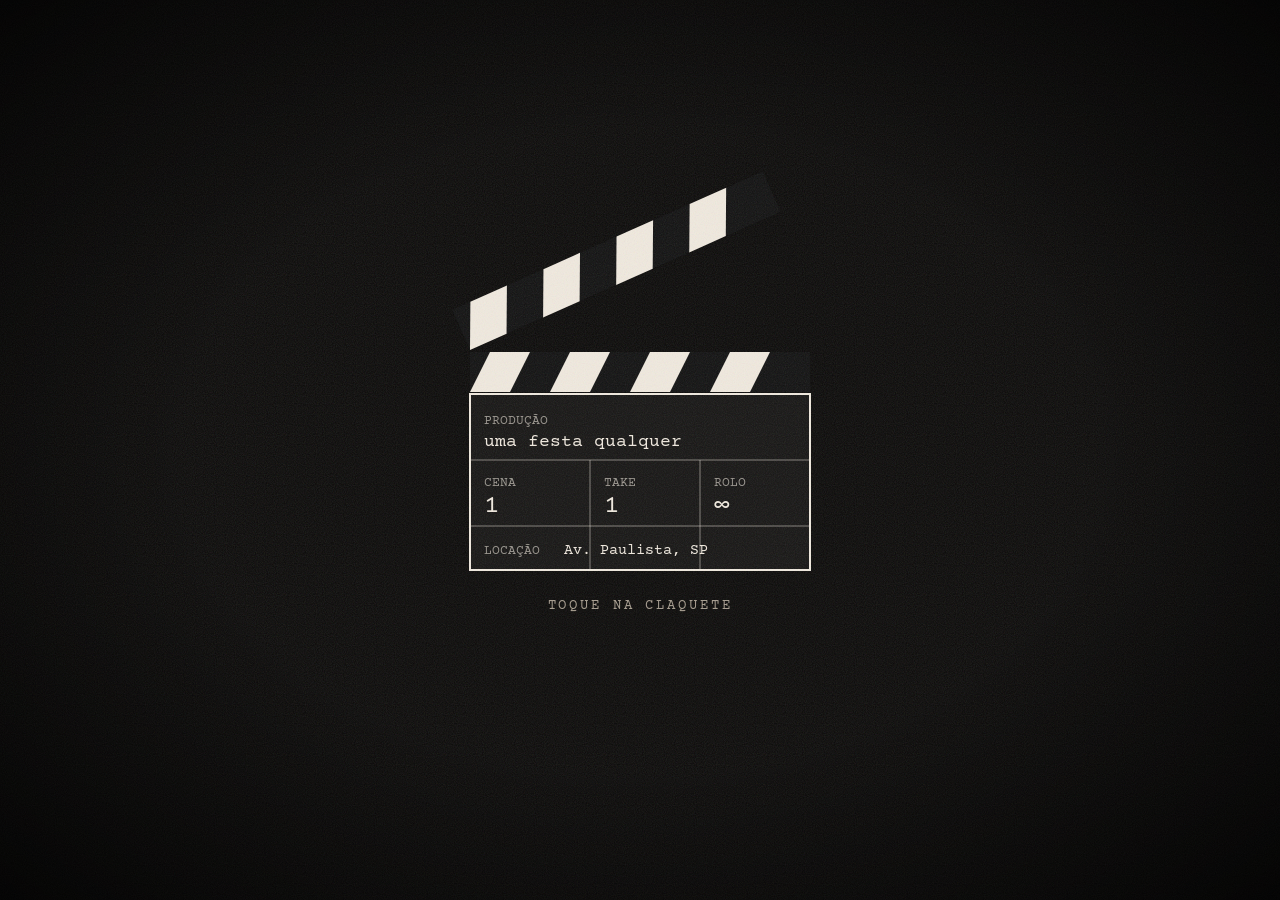
<file: cinema/index.html>
<!DOCTYPE html>
<html lang="pt-BR">
<head>
<meta charset="UTF-8">
<meta name="viewport" content="width=device-width, initial-scale=1, viewport-fit=cover">
<title>Cena 1, take 1</title>
<link rel="preconnect" href="https://fonts.googleapis.com">
<link rel="preconnect" href="https://fonts.gstatic.com" crossorigin>
<link href="https://fonts.googleapis.com/css2?family=Bodoni+Moda:ital,opsz,wght@0,6..96,400;0,6..96,700;1,6..96,400&family=Courier+Prime&display=swap" rel="stylesheet">
<link rel="stylesheet" href="style.css">
</head>
<body>
<div class="flash" id="flash" aria-hidden="true"></div>
<div class="grain" aria-hidden="true"></div>
<div class="vignette" aria-hidden="true"></div>

<main class="screen flicker" id="screen">
  <div class="slate-wrap" id="slateWrap">
    <button class="slate" id="slate" aria-label="Bater a claquete e começar">
      <svg viewBox="0 0 360 290" aria-hidden="true">
        <g id="stick">
          <rect x="10" y="20" width="340" height="44" fill="#111"/>
          <g fill="#F1EADF">
            <polygon points="30,20 70,20 50,64 10,64"/><polygon points="110,20 150,20 130,64 90,64"/>
            <polygon points="190,20 230,20 210,64 170,64"/><polygon points="270,20 310,20 290,64 250,64"/>
          </g>
        </g>
        <rect x="10" y="66" width="340" height="40" fill="#111"/>
        <g fill="#F1EADF"><polygon points="30,66 70,66 50,106 10,106"/><polygon points="110,66 150,66 130,106 90,106"/>
          <polygon points="190,66 230,66 210,106 170,106"/><polygon points="270,66 310,66 290,106 250,106"/></g>
        <rect x="10" y="108" width="340" height="176" fill="#161514" stroke="#F1EADF" stroke-width="2"/>
        <g font-family="Courier Prime, monospace" fill="#F1EADF">
          <text x="24" y="138" font-size="13" opacity=".6">PRODUÇÃO</text>
          <text x="24" y="160" font-size="18">uma festa qualquer</text>
          <line x1="10" y1="174" x2="350" y2="174" stroke="#F1EADF" stroke-width="1" opacity=".5"/>
          <text x="24" y="200" font-size="13" opacity=".6">CENA</text><text x="24" y="226" font-size="26">1</text>
          <line x1="130" y1="174" x2="130" y2="284" stroke="#F1EADF" stroke-width="1" opacity=".5"/>
          <text x="144" y="200" font-size="13" opacity=".6">TAKE</text><text x="144" y="226" font-size="26">1</text>
          <line x1="240" y1="174" x2="240" y2="284" stroke="#F1EADF" stroke-width="1" opacity=".5"/>
          <text x="254" y="200" font-size="13" opacity=".6">ROLO</text><text x="254" y="226" font-size="26">∞</text>
          <line x1="10" y1="240" x2="350" y2="240" stroke="#F1EADF" stroke-width="1" opacity=".5"/>
          <text x="24" y="268" font-size="13" opacity=".6">LOCAÇÃO</text>
          <text x="104" y="268" font-size="15">Av. Paulista, SP</text>
        </g>
      </svg>
    </button>
    <p class="tap">toque na claquete</p>
  </div>
  <div id="stage" aria-live="polite"></div>
</main>
<button class="skip" id="skip">pular ›</button>

<script src="script.js"></script>
</body>
</html>
</file>
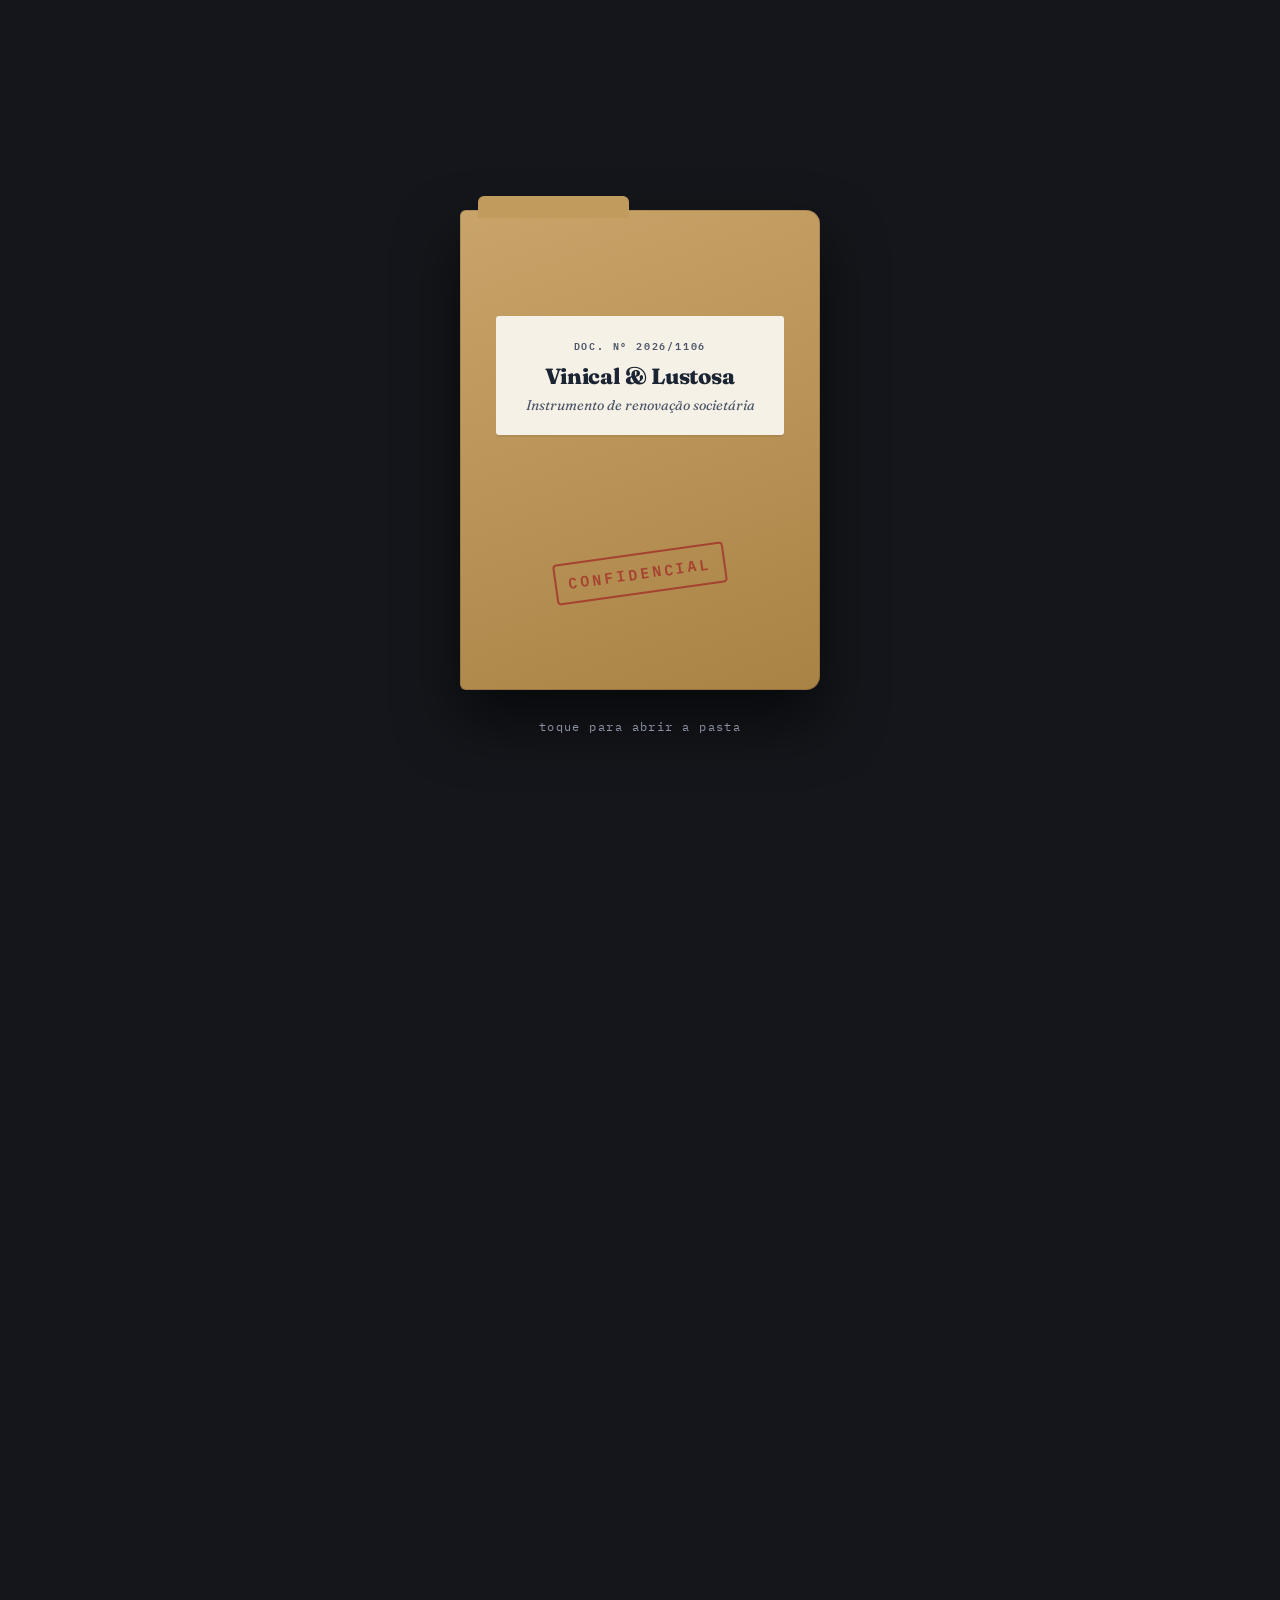
<file: contrato-gabriel/index.html>
<!DOCTYPE html>
<html lang="pt-BR">
<head>
<meta charset="UTF-8">
<meta name="viewport" content="width=device-width, initial-scale=1, viewport-fit=cover">
<title>Contrato · Vinical &amp; Lustosa</title>
<link rel="icon" href="data:image/svg+xml,<svg xmlns='http://www.w3.org/2000/svg' viewBox='0 0 100 100'><text y='.9em' font-size='90'>🤝</text></svg>">
<link rel="preconnect" href="https://fonts.googleapis.com">
<link rel="preconnect" href="https://fonts.gstatic.com" crossorigin>
<link href="https://fonts.googleapis.com/css2?family=Fraunces:ital,opsz,wght@0,9..144,400;0,9..144,600;0,9..144,800;1,9..144,400&family=IBM+Plex+Mono:wght@400;600&family=Caveat:wght@600&display=swap" rel="stylesheet">
<style>
  :root{
    --mesa:#14161b; --papel:#f6f1e6; --papel2:#eee6d4; --tinta:#1b2433; --tinta2:#4a5568;
    --linha:#d8ccb2; --ouro:#b08a3e; --verde:#2f6b4f; --vermelho:#a3362b;
  }
  *{box-sizing:border-box;margin:0;padding:0}
  html,body{background:var(--mesa);color:var(--tinta)}
  body{font-family:'Fraunces',Georgia,serif;min-height:100vh;overflow-x:hidden;
       background:radial-gradient(1200px 700px at 50% -10%,#232733 0%,var(--mesa) 60%)}

  /* ---------- 1. Pasta fechada ---------- */
  #capa{position:fixed;inset:0;display:grid;place-items:center;z-index:10;padding:16px;transition:opacity .8s,visibility .8s}
  #capa.saiu{opacity:0;visibility:hidden}
  .pasta{width:min(360px,88vw);aspect-ratio:3/4;position:relative;cursor:pointer;
         background:linear-gradient(160deg,#c9a46a,#a98245);border-radius:6px 14px 14px 6px;
         box-shadow:0 30px 60px #0009, inset 0 0 0 1px #0002;transition:transform .5s}
  .pasta:hover{transform:translateY(-4px) rotate(-.6deg)}
  .pasta::before{content:"";position:absolute;top:-14px;left:18px;width:42%;height:22px;background:#c19a5e;border-radius:6px 6px 0 0}
  .etiqueta{position:absolute;left:10%;right:10%;top:22%;background:var(--papel);padding:18px 16px;border-radius:3px;
            box-shadow:0 2px 0 #0001;text-align:center}
  .etiqueta small{font:600 10px 'IBM Plex Mono',monospace;letter-spacing:.18em;color:var(--tinta2)}
  .etiqueta h1{font-size:22px;font-weight:800;margin:8px 0 4px;letter-spacing:-.01em}
  .etiqueta p{font-size:14px;font-style:italic;color:var(--tinta2)}
  .carimbo-conf{position:absolute;bottom:20%;left:50%;transform:translateX(-50%) rotate(-8deg);
       font:600 15px 'IBM Plex Mono',monospace;letter-spacing:.2em;color:var(--vermelho);
       border:2.5px solid var(--vermelho);padding:6px 12px;border-radius:4px;opacity:.85}
  .toque{position:absolute;bottom:-44px;left:0;right:0;text-align:center;font:400 12px 'IBM Plex Mono',monospace;
         color:#8b93a3;letter-spacing:.12em;animation:pisca 2s infinite}
  @keyframes pisca{50%{opacity:.35}}

  /* ---------- 2. Contrato ---------- */
  main{max-width:720px;margin:0 auto;padding:40px 16px 120px;opacity:0;transition:opacity 1s .3s}
  main.aberto{opacity:1}
  .folha{background:var(--papel);border-radius:4px;padding:clamp(22px,6vw,56px);position:relative;
         box-shadow:0 40px 80px #0008;overflow:hidden;
         background-image:linear-gradient(transparent 0 0),radial-gradient(circle at 20% 10%,#fffaf0 0,transparent 60%)}
  .topo{display:flex;justify-content:space-between;gap:12px;font:400 11px 'IBM Plex Mono',monospace;color:var(--tinta2);
        letter-spacing:.06em;border-bottom:1px solid var(--linha);padding-bottom:12px;flex-wrap:wrap}
  .titulo{text-align:center;margin:34px 0 8px}
  .titulo small{font:600 11px 'IBM Plex Mono',monospace;letter-spacing:.22em;color:var(--ouro)}
  .titulo h2{font-size:clamp(24px,6vw,36px);font-weight:800;line-height:1.1;margin-top:10px;letter-spacing:-.015em}
  .titulo p{font-style:italic;color:var(--tinta2);margin-top:10px}
  .selo{width:84px;height:84px;margin:22px auto 6px;display:block}

  p,li{font-size:16.5px;line-height:1.7}
  .bloco{margin-top:34px;opacity:0;transform:translateY(18px);transition:opacity .9s,transform .9s}
  .bloco.visto{opacity:1;transform:none}
  .rotulo{font:600 11.5px 'IBM Plex Mono',monospace;letter-spacing:.16em;color:var(--ouro);display:block;margin-bottom:8px}
  h3{font-size:20px;font-weight:600;margin-bottom:10px}
  .partes{display:grid;grid-template-columns:1fr 1fr;gap:14px;margin-top:6px}
  .parte{border:1px solid var(--linha);border-radius:4px;padding:14px;background:var(--papel2)}
  .parte b{display:block;font-size:17px}
  .parte span{font:400 12px 'IBM Plex Mono',monospace;color:var(--tinta2)}
  .considerando{padding-left:14px;border-left:2px solid var(--linha);margin-top:10px}
  .considerando b{font-weight:600}
  ol.sub{list-style:none;counter-reset:s;margin-top:6px}
  ol.sub li{counter-increment:s;padding-left:38px;position:relative;margin-top:8px}
  ol.sub li::before{content:counter(s,lower-alpha) ")";position:absolute;left:8px;font:600 14px 'IBM Plex Mono',monospace;color:var(--ouro);top:3px}

  /* relatório da operação patinete */
  .relatorio{margin-top:14px;border:1px solid var(--linha);border-radius:4px;overflow:hidden;font:400 13px 'IBM Plex Mono',monospace}
  .relatorio div{display:grid;grid-template-columns:42% 58%;border-top:1px solid var(--linha)}
  .relatorio div:first-child{border-top:0;background:var(--tinta);color:var(--papel);font-weight:600;letter-spacing:.08em}
  .relatorio span{padding:9px 12px}
  .relatorio span:first-child{color:var(--tinta2);border-right:1px solid var(--linha)}
  .relatorio div:first-child span:first-child{color:var(--papel);border-color:#fff2}
  .ok{color:var(--verde);font-weight:600}

  /* gráfico */
  .grafico{margin-top:16px;background:var(--papel2);border:1px solid var(--linha);border-radius:4px;padding:14px 12px 8px}
  .grafico svg{width:100%;height:auto;display:block}
  .grafico .leg{display:flex;gap:16px;flex-wrap:wrap;font:400 11.5px 'IBM Plex Mono',monospace;color:var(--tinta2);margin-top:6px}
  .grafico .leg i{display:inline-block;width:18px;height:2px;vertical-align:middle;margin-right:6px}
  #curva{stroke-dasharray:1000;stroke-dashoffset:1000}
  .visto #curva{animation:desenha 3.2s ease-in-out .3s forwards}
  @keyframes desenha{to{stroke-dashoffset:0}}
  .visto .nota-g{animation:surge .6s forwards}
  .nota-g{opacity:0}
  @keyframes surge{to{opacity:1}}

  .pipeline{display:grid;gap:8px;margin-top:12px}
  .item{display:flex;align-items:center;gap:12px;border:1px solid var(--linha);border-radius:4px;padding:10px 12px;background:var(--papel2)}
  .item .st{font:600 10.5px 'IBM Plex Mono',monospace;letter-spacing:.1em;padding:3px 7px;border-radius:3px;white-space:nowrap}
  .st.and{background:#e8d8b0;color:#6b521c}
  .st.fila{background:#dfe4ec;color:#38475e}
  .item p{font-size:15px;line-height:1.45}

  .mensagem{background:var(--tinta);color:var(--papel);border-radius:4px;padding:clamp(20px,5vw,32px);margin-top:14px}
  .mensagem p{font-size:17px;line-height:1.75}
  .mensagem p+p{margin-top:14px}
  .mensagem .vers{font-style:italic;color:#d9c493;border-left:2px solid var(--ouro);padding-left:14px}

  /* assinaturas */
  .assinaturas{display:grid;grid-template-columns:1fr 1fr;gap:18px;margin-top:20px}
  .campo{text-align:center}
  .linha-ass{height:110px;border-bottom:1.5px solid var(--tinta);position:relative;display:flex;align-items:flex-end;justify-content:center}
  .ass-vini{font:600 clamp(30px,8vw,40px) 'Caveat',cursive;color:#1d3b7a;transform:rotate(-4deg);margin-bottom:6px}
  canvas#ass{position:absolute;inset:0;width:100%;height:100%;touch-action:none;cursor:crosshair;
             background:repeating-linear-gradient(135deg,transparent 0 10px,#b08a3e10 10px 11px);border-radius:4px 4px 0 0}
  .dica{position:absolute;top:42%;left:0;right:0;text-align:center;font:400 12px 'IBM Plex Mono',monospace;color:var(--ouro);pointer-events:none;animation:pisca 2s infinite}
  .campo b{display:block;margin-top:8px;font-size:15px}
  .campo span{font:400 11px 'IBM Plex Mono',monospace;color:var(--tinta2)}
  .acoes{display:flex;gap:10px;justify-content:center;margin-top:24px;flex-wrap:wrap}
  button{font:600 13px 'IBM Plex Mono',monospace;letter-spacing:.08em;border:0;border-radius:4px;padding:13px 20px;cursor:pointer}
  #limpar{background:transparent;color:var(--tinta2);border:1px solid var(--linha)}
  #assinar{background:var(--tinta);color:var(--papel)}
  #assinar:disabled{opacity:.35;cursor:not-allowed}
  .local{text-align:center;font-style:italic;color:var(--tinta2);margin-top:30px}

  .carimbo{position:absolute;right:6%;bottom:180px;font:600 clamp(18px,5vw,26px) 'IBM Plex Mono',monospace;letter-spacing:.14em;
           color:var(--verde);border:3px solid var(--verde);padding:10px 16px;border-radius:6px;text-align:center;line-height:1.25;
           transform:rotate(-12deg) scale(2.4);opacity:0;pointer-events:none;mix-blend-mode:multiply}
  .carimbo small{display:block;font-size:.45em;letter-spacing:.2em}
  .carimbo.bate{animation:bate .45s cubic-bezier(.2,1.6,.4,1) forwards}
  @keyframes bate{to{transform:rotate(-12deg) scale(1);opacity:.88}}

  /* final */
  #final{max-width:720px;margin:28px auto 0;display:none}
  #final.on{display:block;animation:surge 1s forwards}
  .terminal{background:#0d1117;border:1px solid #30363d;border-radius:8px;padding:18px;font:400 13.5px/1.7 'IBM Plex Mono',monospace;color:#c9d1d9;overflow-x:auto}
  .terminal .p{color:#7ee787}.terminal .c{color:#8b949e}.terminal .y{color:#e3b341}
  .parabens{text-align:center;color:var(--papel);margin-top:34px}
  .parabens h2{font-size:clamp(32px,9vw,54px);font-weight:800;letter-spacing:-.02em;line-height:1.05}
  .parabens p{color:#aab2c0;font-style:italic;margin-top:12px}
  #confete{position:fixed;inset:0;pointer-events:none;z-index:20}

  @media (max-width:520px){
    .partes,.assinaturas{grid-template-columns:1fr}
    .relatorio div{grid-template-columns:1fr}
    .relatorio span:first-child{border-right:0;padding-bottom:0}
    .carimbo{bottom:140px}
    .item{flex-direction:column;align-items:flex-start;gap:6px}
  }
</style>
</head>
<body>

<!-- 1. Pasta fechada -->
<section id="capa">
  <div class="pasta" id="pasta">
    <div class="etiqueta">
      <small>DOC. Nº 2026/1106</small>
      <h1>Vinical &amp; Lustosa</h1>
      <p>Instrumento de renovação societária</p>
    </div>
    <div class="carimbo-conf">CONFIDENCIAL</div>
    <div class="toque">toque para abrir a pasta</div>
  </div>
</section>

<!-- 2. Contrato -->
<main id="contrato">
  <article class="folha" id="folha">
    <div class="topo">
      <span>VINICAL &amp; LUSTOSA S/A — sociedade fundada na amizade</span>
      <span>Data: 06/11/2026</span>
    </div>

    <div class="titulo">
      <svg class="selo" viewBox="0 0 100 100" aria-hidden="true">
        <circle cx="50" cy="50" r="46" fill="none" stroke="#b08a3e" stroke-width="2"/>
        <circle cx="50" cy="50" r="38" fill="none" stroke="#b08a3e" stroke-width="1" stroke-dasharray="2 3"/>
        <text x="50" y="47" text-anchor="middle" font-family="Fraunces" font-weight="800" font-size="22" fill="#1b2433">V&amp;L</text>
        <text x="50" y="63" text-anchor="middle" font-family="IBM Plex Mono" font-size="7" letter-spacing="1.5" fill="#b08a3e">DESDE SEMPRE</text>
      </svg>
      <small>CONTRATO SOCIAL · ADITIVO ANUAL</small>
      <h2>Instrumento Particular de Renovação de Sociedade</h2>
      <p>Mais um ano de operação, celebrado na data de aniversário do sócio Gabriel Lustosa.</p>
    </div>

    <section class="bloco">
      <span class="rotulo">DAS PARTES</span>
      <div class="partes">
        <div class="parte"><b>Vinical</b><span>Sócio-fundador · doravante "Sócio A"</span></div>
        <div class="parte"><b>Gabriel Lustosa</b><span>Sócio-fundador e aniversariante · doravante "Sócio B"</span></div>
      </div>
      <p style="margin-top:12px">Irmãos nascidos de barrigas diferentes, ambos programadores, ambos com ideias demais e paciência de menos, resolvem firmar o presente aditivo nos termos abaixo.</p>
    </section>

    <section class="bloco">
      <span class="rotulo">PREÂMBULO</span>
      <p class="considerando"><b>CONSIDERANDO</b> que os sócios conversam sobre negócios desde antes de ter um negócio;</p>
      <p class="considerando"><b>CONSIDERANDO</b> que toda vez que se juntam produzem, no mínimo, uma história e, no máximo, uma loucura;</p>
      <p class="considerando"><b>CONSIDERANDO</b> que tudo o que os dois começam parece que vai dar errado e, no fim, dá certo;</p>
      <p class="considerando"><b>CONSIDERANDO</b>, por fim, que hoje o Sócio B completa mais um ano de vida;</p>
      <p style="margin-top:12px">Resolvem as partes, de comum acordo, <b>renovar a sociedade</b> pelas cláusulas a seguir.</p>
    </section>

    <section class="bloco">
      <span class="rotulo">CLÁUSULA 1ª</span>
      <h3>Do objeto</h3>
      <p>O presente instrumento renova a sociedade de amizade entre as partes por mais um exercício (06/11/2026 a 06/11/2027), com <b>renovação automática</b> a cada 6 de novembro, por prazo indeterminado.</p>
    </section>

    <section class="bloco">
      <span class="rotulo">CLÁUSULA 2ª</span>
      <h3>Do capital social</h3>
      <p>O capital social é composto de confiança, parceria e lealdade, dividido em <b>50% para cada sócio</b>. As cotas são intransferíveis e não podem ser vendidas, nem por um preço muito bom.</p>
    </section>

    <section class="bloco">
      <span class="rotulo">CLÁUSULA 3ª</span>
      <h3>Do histórico operacional</h3>
      <p>Fica registrado em ata, como prova da capacidade de execução da sociedade, o seguinte caso:</p>
      <div class="relatorio">
        <div><span>RELATÓRIO</span><span>OPERAÇÃO PATINETE</span></div>
        <div><span>Rota planejada</span><span>Parque Villa-Lobos → Ibirapuera</span></div>
        <div><span>Estratégia</span><span>Atalho sugerido por desconhecidos</span></div>
        <div><span>Frota</span><span>1 patinete para 2 sócios</span></div>
        <div><span>Imprevistos</span><span>Rota perdida · portão no caminho</span></div>
        <div><span>Solução</span><span>Pular o portão</span></div>
        <div><span>Resultado</span><span class="ok">Chegamos. E virou história. ✔</span></div>
      </div>
      <p style="margin-top:12px">As partes reconhecem que o caso acima não é exceção, mas <b>padrão da empresa</b>.</p>
    </section>

    <section class="bloco">
      <span class="rotulo">CLÁUSULA 4ª</span>
      <h3>Do modelo de negócio</h3>
      <p>A sociedade opera com uma metodologia própria, testada e comprovada:</p>
      <ol class="sub">
        <li>Os sócios começam alguma coisa;</li>
        <li>Tudo parece que vai dar errado;</li>
        <li>No final, dá certo.</li>
      </ol>
      <div class="grafico">
        <svg viewBox="0 0 400 190" role="img" aria-label="Gráfico: a curva cai no começo e sobe até o topo no final">
          <line x1="30" y1="160" x2="390" y2="160" stroke="#bfb196" stroke-width="1"/>
          <line x1="30" y1="15" x2="30" y2="160" stroke="#bfb196" stroke-width="1"/>
          <text x="35" y="178" font-family="IBM Plex Mono" font-size="12" fill="#4a5568">início</text>
          <text x="355" y="178" font-family="IBM Plex Mono" font-size="12" fill="#4a5568">final</text>
          <line x1="30" y1="95" x2="390" y2="150" stroke="#a3362b" stroke-width="1.5" stroke-dasharray="4 4" opacity=".7"/>
          <path id="curva" d="M30 95 C 70 100, 95 150, 135 148 S 190 120, 215 135 S 260 150, 285 110 S 340 30, 388 22"
                fill="none" stroke="#2f6b4f" stroke-width="3" stroke-linecap="round"/>
          <g class="nota-g" style="animation-delay:1.3s">
            <circle cx="135" cy="148" r="4" fill="#a3362b"/>
            <text x="120" y="136" font-family="IBM Plex Mono" font-size="12" fill="#a3362b" text-anchor="end">"deu ruim"</text>
          </g>
          <g class="nota-g" style="animation-delay:3.3s">
            <circle cx="388" cy="22" r="5" fill="#2f6b4f"/>
            <text x="378" y="44" font-family="IBM Plex Mono" font-size="12" fill="#2f6b4f" text-anchor="end">deu certo ✔</text>
          </g>
        </svg>
        <div class="leg"><span><i style="background:#a3362b"></i>previsão do mercado</span><span><i style="background:#2f6b4f"></i>resultado real da sociedade</span></div>
      </div>
      <p style="margin-top:12px"><b>Parágrafo único.</b> Quando algo parecer que vai dar errado, nenhum dos sócios entra em pânico: isso só quer dizer que a gente está na etapa (b).</p>
    </section>

    <section class="bloco">
      <span class="rotulo">CLÁUSULA 5ª</span>
      <h3>Do pipeline de projetos</h3>
      <p>A sociedade declara ter muita coisa ainda para começar, entre elas:</p>
      <div class="pipeline">
        <div class="item"><span class="st and">EM ANDAMENTO</span><p>Entrar no INTELI, os dois juntos.</p></div>
        <div class="item"><span class="st and">EM ANDAMENTO</span><p>Tirar do papel as ideias de negócio que a gente já vem lançando.</p></div>
        <div class="item"><span class="st fila">NA FILA</span><p>Montar o nosso próprio negócio.</p></div>
        <div class="item"><span class="st fila">SEMPRE NA FILA</span><p>A próxima história (ou loucura), em data a definir.</p></div>
      </div>
    </section>

    <section class="bloco">
      <span class="rotulo">CLÁUSULA 6ª</span>
      <h3>Das obrigações dos sócios</h3>
      <ol class="sub">
        <li>Apoiar o outro sócio nos planos, inclusive nos que parecem loucos;</li>
        <li>Topar a próxima aventura, mesmo sem saber onde ela vai dar;</li>
        <li>Nunca deixar o outro pular o portão sozinho.</li>
      </ol>
    </section>

    <section class="bloco">
      <span class="rotulo">CLÁUSULA 7ª · DISPOSIÇÕES FINAIS</span>
      <h3>Do novo ciclo</h3>
      <div class="mensagem">
        <p>Gabriel, feliz aniversário, meu irmão.</p>
        <p>Que esse novo ciclo seja o melhor até agora. Que Deus te abençoe cada vez mais, abra as portas certas e te dê sabedoria pra tudo que vem pela frente, na faculdade, no INTELI, nos negócios e na vida.</p>
        <p>Obrigado por ser o sócio que topa tudo comigo. Se tem uma coisa que a gente já provou, é que mesmo quando parece que vai dar errado, no final dá certo. E a gente ainda tem muita coisa pra começar.</p>
        <p>Aproveita o seu dia. Que a gente continue construindo cada vez mais histórias juntos.</p>
        <p class="vers">"Melhor é serem dois do que um, porque têm melhor paga do seu trabalho." — Eclesiastes 4:9</p>
      </div>
    </section>

    <section class="bloco">
      <span class="rotulo">DO FORO</span>
      <p>Fica eleito o foro da amizade para resolver qualquer divergência entre os sócios, renunciando a qualquer outro, por mais privilegiado que seja. Toda pendência se resolve numa ligação.</p>
      <p class="local">São Paulo, 6 de novembro de 2026.</p>

      <div class="assinaturas">
        <div class="campo">
          <div class="linha-ass"><span class="ass-vini">Vinical</span></div>
          <b>Vinical</b><span>Sócio A · assinado ✔</span>
        </div>
        <div class="campo">
          <div class="linha-ass" id="caixaAss">
            <canvas id="ass"></canvas>
            <div class="dica" id="dica">assine aqui com o dedo ✍</div>
          </div>
          <b>Gabriel Lustosa</b><span>Sócio B · aniversariante</span>
        </div>
      </div>
      <div class="acoes">
        <button id="limpar">LIMPAR</button>
        <button id="assinar" disabled>ASSINAR E RENOVAR</button>
      </div>
    </section>

    <div class="carimbo" id="carimbo">RENOVADO<small>+1 ANO · 06/11/2026</small></div>
  </article>

  <!-- 3. Depois de assinar -->
  <section id="final">
    <div class="terminal" id="term"></div>
    <div class="parabens">
      <h2>Feliz aniversário,<br>sócio.</h2>
      <p>Contrato renovado. Que venham as próximas histórias.</p>
    </div>
  </section>
</main>

<canvas id="confete"></canvas>

<script>
/* ---------- abrir a pasta ---------- */
const capa = document.getElementById('capa');
const contrato = document.getElementById('contrato');
document.getElementById('pasta').addEventListener('click', () => {
  capa.classList.add('saiu');
  contrato.classList.add('aberto');
  window.scrollTo(0, 0);
});

/* ---------- cláusulas aparecem conforme rola ---------- */
const obs = new IntersectionObserver(entradas => {
  entradas.forEach(e => { if (e.isIntersecting) { e.target.classList.add('visto'); obs.unobserve(e.target); } });
}, { threshold: 0.2 });
document.querySelectorAll('.bloco').forEach(b => obs.observe(b));

/* ---------- assinatura com o dedo ---------- */
const tela = document.getElementById('ass');
const ctx = tela.getContext('2d');
const btnAssinar = document.getElementById('assinar');
let desenhando = false, ultimo = null, tracado = 0;

function ajustarTela() {
  const r = tela.getBoundingClientRect(), dpr = window.devicePixelRatio || 1;
  tela.width = r.width * dpr; tela.height = r.height * dpr;
  ctx.setTransform(dpr, 0, 0, dpr, 0, 0);
  ctx.lineCap = ctx.lineJoin = 'round';
  ctx.strokeStyle = '#1d3b7a';
}
function ponto(e) {
  const r = tela.getBoundingClientRect();
  return { x: e.clientX - r.left, y: e.clientY - r.top, t: performance.now() };
}
tela.addEventListener('pointerdown', e => {
  if (btnAssinar.dataset.feito) return;
  desenhando = true; ultimo = ponto(e);
  tela.setPointerCapture(e.pointerId);
  document.getElementById('dica').style.display = 'none';
});
tela.addEventListener('pointermove', e => {
  if (!desenhando) return;
  const p = ponto(e);
  const d = Math.hypot(p.x - ultimo.x, p.y - ultimo.y);
  const vel = d / Math.max(1, p.t - ultimo.t);
  ctx.lineWidth = Math.max(1.2, 3.2 - vel * 1.2);   // rápido = traço fino, como caneta
  ctx.beginPath(); ctx.moveTo(ultimo.x, ultimo.y); ctx.lineTo(p.x, p.y); ctx.stroke();
  tracado += d; ultimo = p;
  if (tracado > 120) btnAssinar.disabled = false;
});
['pointerup', 'pointercancel', 'pointerleave'].forEach(ev => tela.addEventListener(ev, () => desenhando = false));
document.getElementById('limpar').addEventListener('click', () => {
  if (btnAssinar.dataset.feito) return;
  ctx.clearRect(0, 0, tela.width, tela.height);
  tracado = 0; btnAssinar.disabled = true;
  document.getElementById('dica').style.display = '';
});
window.addEventListener('resize', () => { if (!tracado) ajustarTela(); });
ajustarTela();

/* ---------- assinar: carimbo, terminal e confete ---------- */
btnAssinar.addEventListener('click', () => {
  btnAssinar.dataset.feito = '1';
  btnAssinar.disabled = true;
  btnAssinar.textContent = 'ASSINADO ✔';
  document.getElementById('limpar').style.display = 'none';
  document.getElementById('carimbo').classList.add('bate');
  if (navigator.vibrate) navigator.vibrate(60);
  setTimeout(() => {
    const final = document.getElementById('final');
    final.classList.add('on');
    final.scrollIntoView({ behavior: 'smooth', block: 'start' });
    digitarTerminal();
    confete();
  }, 900);
});

function digitarTerminal() {
  const linhas = [
    ['p', '$ ', 'git commit -m "renova sociedade V&L por +1 ano"'],
    ['c', '', '[main 06112026] renova sociedade V&L por +1 ano'],
    ['c', '', ' 1 file changed, 365 insertions(+), 0 deletions(-)'],
    ['p', '$ ', 'git tag gabriel-novo-ciclo'],
    ['p', '$ ', 'npm run proximas-historias'],
    ['y', '', '> carregando aventuras... ████████████ 100%'],
    ['p', '', '✔ tudo pareceu que ia dar errado. deu certo.'],
  ];
  const term = document.getElementById('term');
  term.innerHTML = '';
  let i = 0;
  (function proxima() {
    if (i >= linhas.length) return;
    const [cls, prefixo, texto] = linhas[i++];
    const div = document.createElement('div');
    div.innerHTML = `<span class="${cls}">${prefixo}</span><span></span>`;
    term.appendChild(div);
    const alvo = div.lastChild;
    let k = 0;
    (function letra() {
      alvo.textContent = texto.slice(0, ++k);
      if (k < texto.length) setTimeout(letra, prefixo ? 28 : 8);
      else setTimeout(proxima, 260);
    })();
  })();
}

function confete() {
  const c = document.getElementById('confete'), g = c.getContext('2d');
  c.width = innerWidth; c.height = innerHeight;
  const cores = ['#b08a3e', '#f6f1e6', '#2f6b4f', '#d9c493', '#1d3b7a'];
  const pedacos = Array.from({ length: 160 }, () => ({
    x: Math.random() * c.width, y: -20 - Math.random() * c.height * .6,
    vx: (Math.random() - .5) * 2, vy: 2 + Math.random() * 3,
    r: Math.random() * 6.28, vr: (Math.random() - .5) * .3,
    w: 6 + Math.random() * 6, h: 3 + Math.random() * 4, cor: cores[Math.random() * cores.length | 0]
  }));
  const inicio = performance.now();
  (function quadro(t) {
    g.clearRect(0, 0, c.width, c.height);
    pedacos.forEach(p => {
      p.x += p.vx; p.y += p.vy; p.r += p.vr;
      g.save(); g.translate(p.x, p.y); g.rotate(p.r);
      g.fillStyle = p.cor; g.fillRect(-p.w / 2, -p.h / 2, p.w, p.h); g.restore();
    });
    if (t - inicio < 6000) requestAnimationFrame(quadro); else g.clearRect(0, 0, c.width, c.height);
  })(inicio);
}
</script>
</body>
</html>
</file>
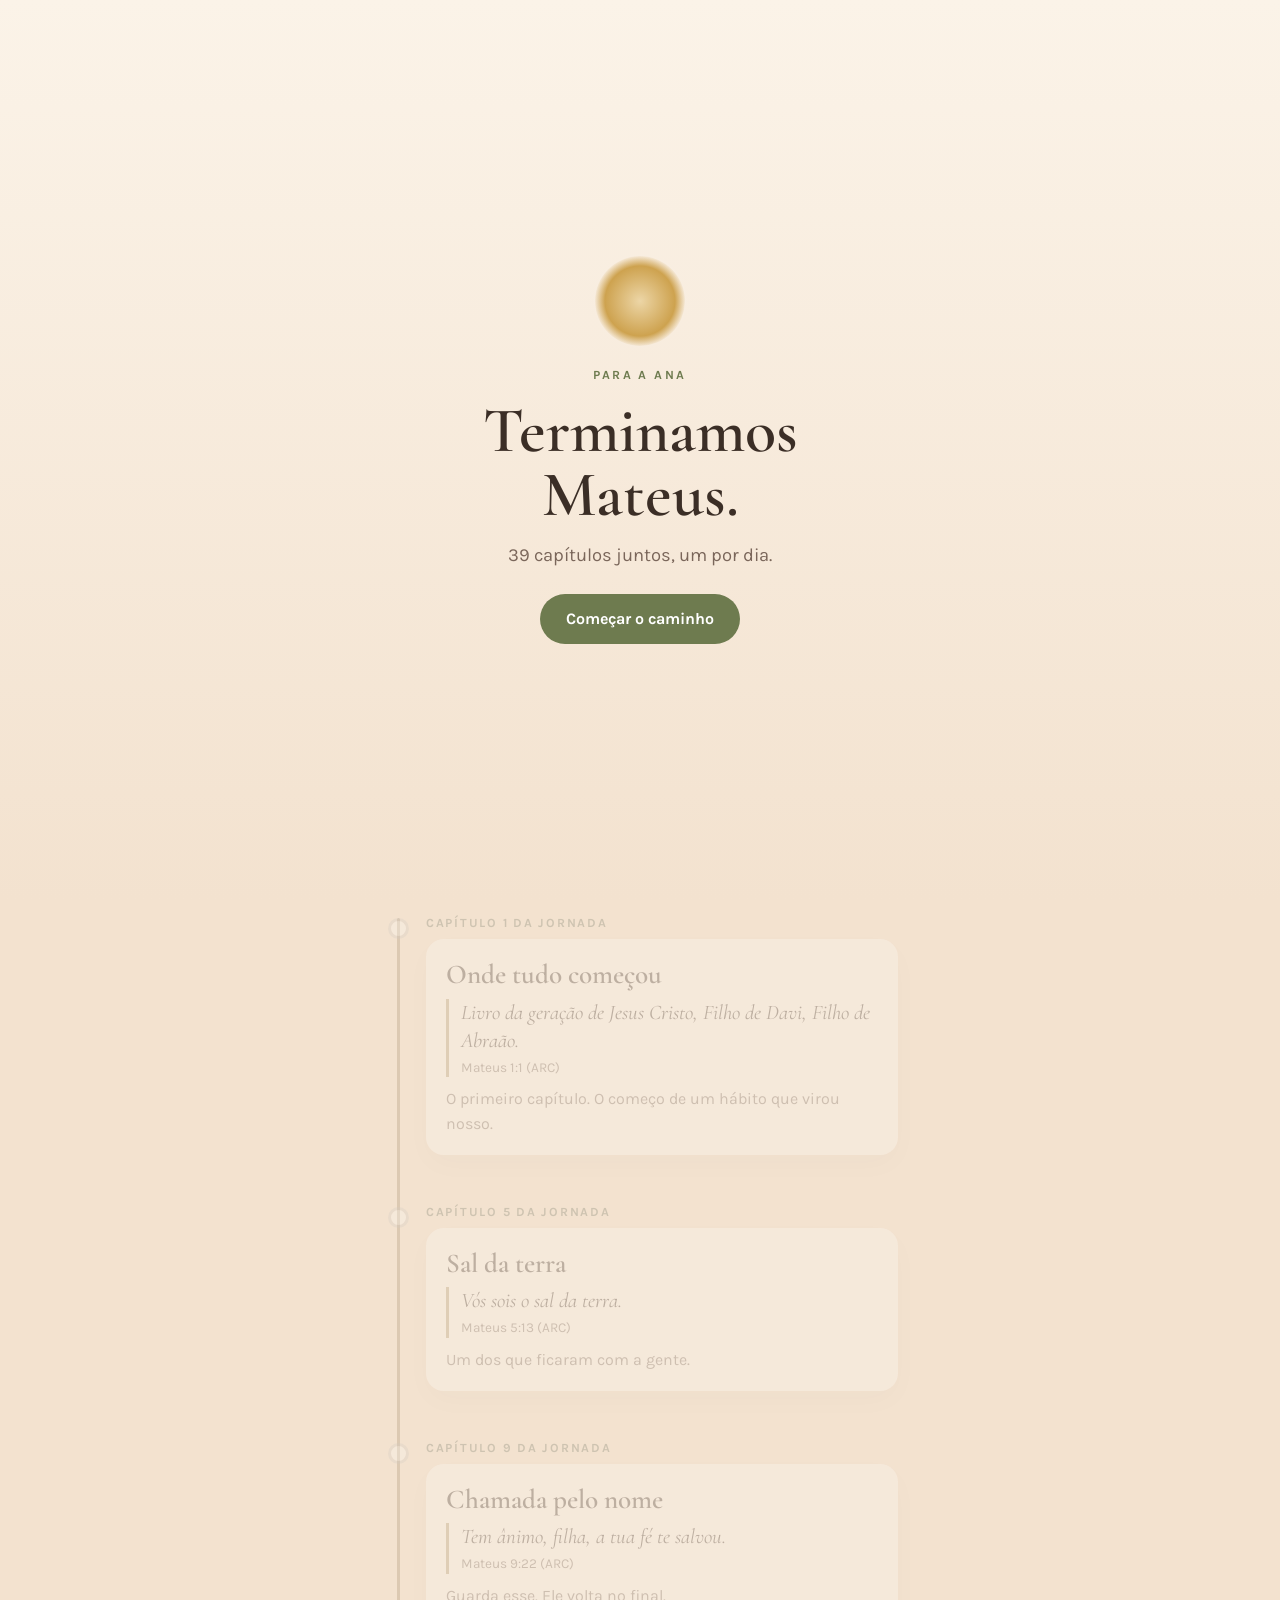
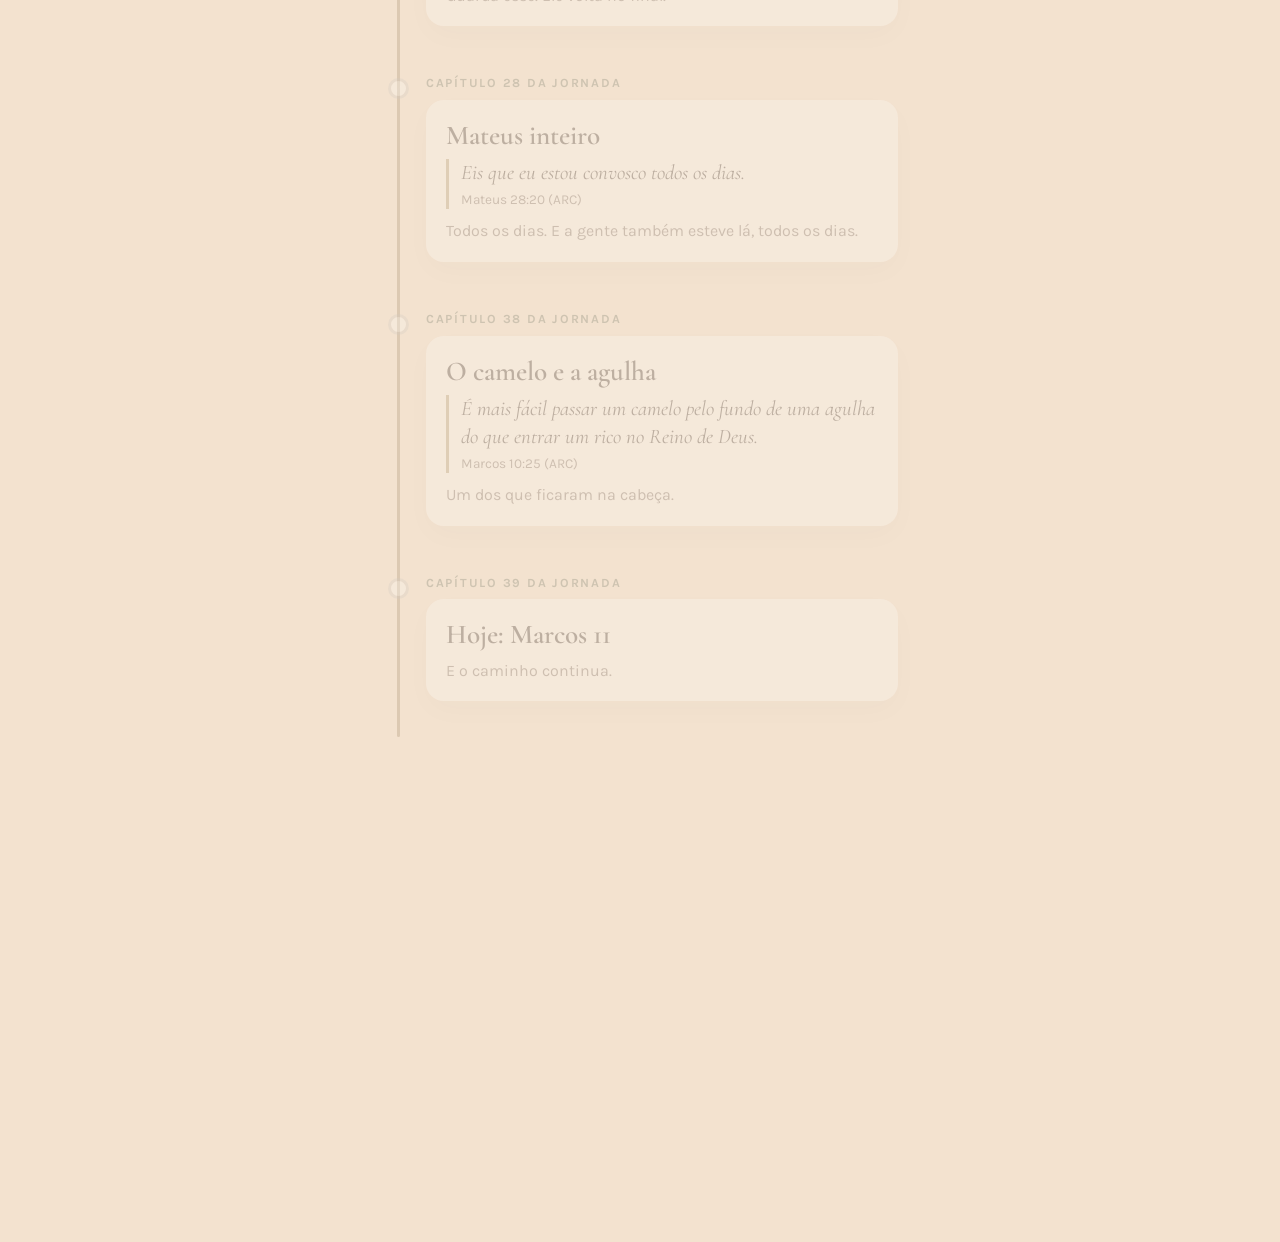
<file: devocional/index.html>
<!DOCTYPE html>
<html lang="pt-BR">
<head>
<meta charset="UTF-8">
<meta name="viewport" content="width=device-width, initial-scale=1, viewport-fit=cover">
<title>Nosso caminho — Ana</title>
<link rel="preconnect" href="https://fonts.googleapis.com">
<link rel="preconnect" href="https://fonts.gstatic.com" crossorigin>
<link href="https://fonts.googleapis.com/css2?family=Cormorant+Garamond:ital,wght@0,500;0,600;1,500&family=Karla:wght@400;500;700&display=swap" rel="stylesheet">
<link rel="stylesheet" href="style.css">
</head>
<body>
<div class="wrap">
  <section class="intro">
    <div class="sun" aria-hidden="true"></div>
    <p class="kicker">Para a Ana</p>
    <h1>Terminamos Mateus.</h1>
    <p class="sub">39 capítulos juntos, um por dia.</p>
    <button class="btn" id="start">Começar o caminho</button>
  </section>

  <div class="path" id="path">
    <div class="progress-line" id="line" aria-hidden="true"></div>
  </div>

  <section class="final" id="final" aria-live="polite">
    <div class="card">
      <h2>Filha</h2>
      <p>Ana, em Mateus 9 uma mulher tocou só na borda da roupa de Jesus, achando que ia passar despercebida no meio da multidão. E Ele parou tudo pra olhar pra ela e chamá-la de <em>filha</em>.</p>
      <p>Nesses capítulos juntos, eu fui entendendo que é assim que Ele te vê também: não como mais uma na multidão, mas como filha. E, do meu lado, você tem sido sal nos meus dias.</p>
      <p>Obrigado por cada capítulo. Amanhã tem Marcos 12. 🤍</p>
      <p class="sign">— Vinical</p>
    </div>
  </section>
</div>

<script src="script.js"></script>
</body>
</html>
</file>
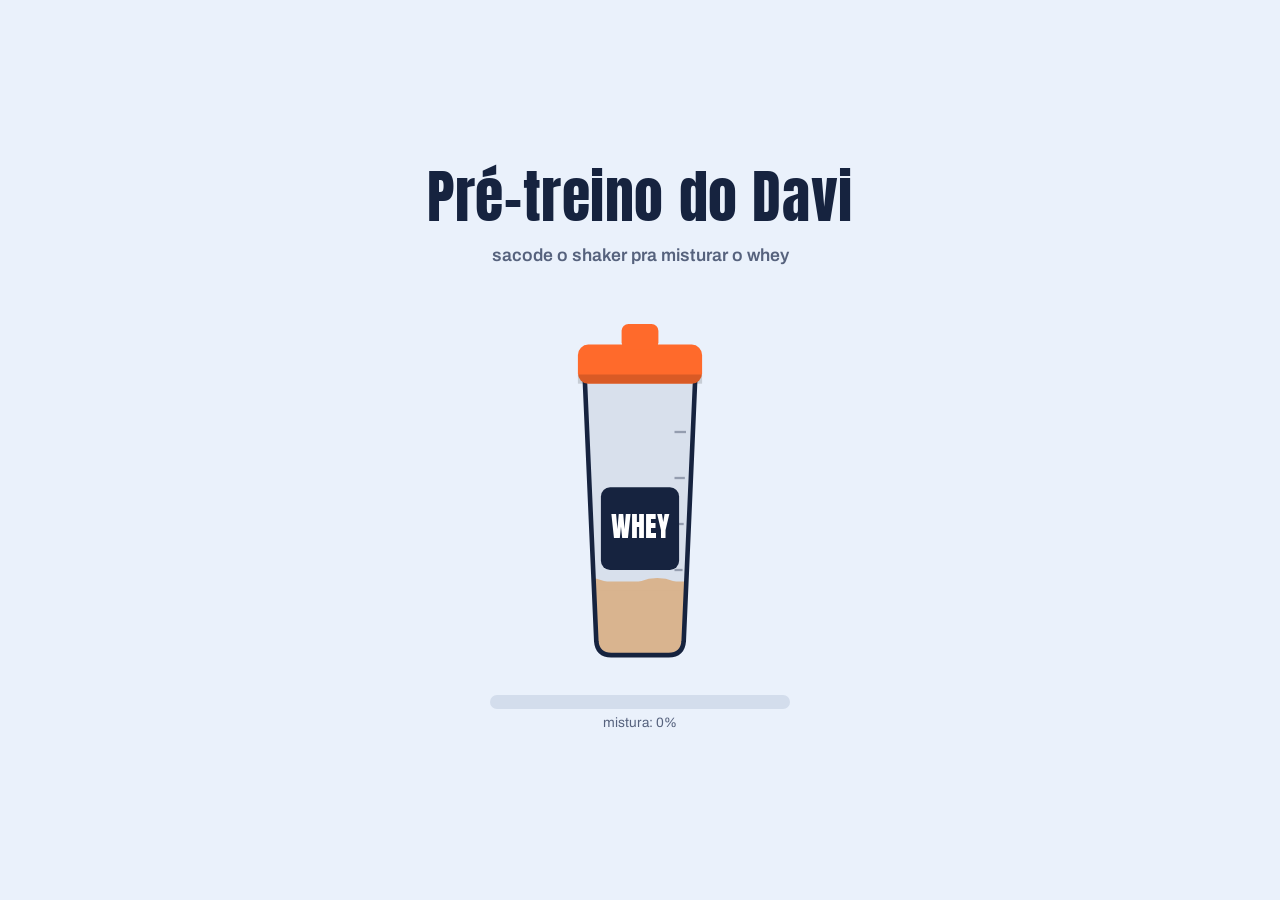
<file: shake/index.html>
<!DOCTYPE html>
<html lang="pt-BR">
<head>
<meta charset="UTF-8">
<meta name="viewport" content="width=device-width, initial-scale=1, viewport-fit=cover">
<title>Suplemento do Davi</title>
<link rel="preconnect" href="https://fonts.googleapis.com">
<link rel="preconnect" href="https://fonts.gstatic.com" crossorigin>
<link href="https://fonts.googleapis.com/css2?family=Anton&family=Archivo:wght@400;600;800&display=swap" rel="stylesheet">
<link rel="stylesheet" href="style.css">
</head>
<body>
<main id="main">
  <h1>Pré-treino do Davi</h1>
  <p class="status" id="status">sacode o shaker pra misturar o whey</p>

  <div class="shaker-zone" id="zone" tabindex="0" role="button" aria-label="Shaker. Arraste para sacudir, ou aperte espaço várias vezes.">
    <div class="shaker" id="shaker">
      <svg viewBox="0 0 200 330" aria-hidden="true">
        <defs>
          <clipPath id="cup"><path d="M52,74 L148,74 L138,302 Q137,314 125,314 L75,314 Q63,314 62,302 Z"/></clipPath>
        </defs>
        <g class="steam" transform="translate(0,-6)">
          <path d="M80,50 q-10,-14 0,-28 q10,-14 0,-28"/>
          <path d="M100,46 q-10,-14 0,-28 q10,-14 0,-28"/>
          <path d="M120,50 q-10,-14 0,-28 q10,-14 0,-28"/>
        </g>
        <g clip-path="url(#cup)">
          <rect x="40" y="74" width="120" height="250" fill="var(--plastic)"/>
          <rect id="liquid" x="40" y="250" width="120" height="80" fill="#D9B48F"/>
          <path id="wave" d="M40,250 q15,-6 30,0 t30,0 t30,0 t30,0 v8 h-120 z" fill="#D9B48F"/>
        </g>
        <path d="M52,74 L148,74 L138,302 Q137,314 125,314 L75,314 Q63,314 62,302 Z" fill="none" stroke="var(--ink)" stroke-width="4"/>
        <g stroke="var(--ink)" stroke-width="2" opacity=".35">
          <line x1="130" y1="120" x2="140" y2="120"/><line x1="130" y1="160" x2="139" y2="160"/>
          <line x1="130" y1="200" x2="138" y2="200"/><line x1="130" y1="240" x2="137" y2="240"/>
        </g>
        <g id="label">
          <rect x="66" y="168" width="68" height="72" rx="8" fill="var(--ink)"/>
          <text id="labelA" x="100" y="212" text-anchor="middle" font-family="Anton, Impact, sans-serif" font-size="24" fill="#fff">WHEY</text>
          <text id="labelB1" x="100" y="200" text-anchor="middle" font-family="Anton, Impact, sans-serif" font-size="17" fill="#fff" opacity="0">LEITE</text>
          <text id="labelB2" x="100" y="224" text-anchor="middle" font-family="Anton, Impact, sans-serif" font-size="17" fill="#FF6A2B" opacity="0">QUENTE</text>
        </g>
        <g id="lid">
          <rect x="46" y="44" width="108" height="34" rx="9" fill="var(--flame)"/>
          <rect x="84" y="26" width="32" height="22" rx="6" fill="var(--flame)"/>
          <rect x="46" y="70" width="108" height="8" fill="rgba(0,0,0,.15)"/>
        </g>
      </svg>
    </div>
  </div>

  <div class="meter" aria-hidden="true">
    <div class="bar"><div class="fill" id="fill"></div></div>
    <small id="pct">mistura: 0%</small>
  </div>
  <button class="motion-btn" id="motionBtn">Liberar sacudida no celular</button>
</main>

<div class="reveal" id="reveal" aria-live="polite">
  <p class="tease" id="tease">uhuum… então tu gosta de leite quente, né? 🤨</p>
  <div class="note" id="note">
    <p class="from">no fundo do copo tinha isso:</p>
    <p class="msg">eu sei que você gosta dessas coisas, mas ainda é meu irmão. tmjt</p>
    <p class="sign">— Vinical</p>
    <button class="again" id="again">Sacudir de novo</button>
  </div>
</div>

<script src="script.js"></script>
</body>
</html>
</file>
<file: 19sique/style.css>
:root{
  --bg:#e6e3dc;          /* giz */
  --surface:#f3f1ec;
  --ink:#23272b;         /* grafite */
  --ink-soft:#5a6068;
  --line:rgba(35,39,43,.14);
  --red:#c8322b;         /* anilha 25 kg */
  --blue:#2a5bd7;        /* anilha 20 kg */
  --yellow:#e2b01f;      /* anilha 15 kg */
  --steel:#9aa1a8;
  --code:#2a5bd7;
  --display:'Big Shoulders Display', 'Arial Narrow', Impact, sans-serif;
  --body:'Inter', system-ui, -apple-system, 'Segoe UI', sans-serif;
  --mono:'JetBrains Mono', ui-monospace, 'Courier New', monospace;
}
@media (prefers-color-scheme: dark){
  :root:not([data-theme="light"]){
    --bg:#26292d; --surface:#2f3337; --ink:#eceae4; --ink-soft:#a9adb2;
    --line:rgba(236,234,228,.14); --steel:#7d848b; --code:#8fb0ff;
  }
}
:root[data-theme="dark"]{
  --bg:#26292d; --surface:#2f3337; --ink:#eceae4; --ink-soft:#a9adb2;
  --line:rgba(236,234,228,.14); --steel:#7d848b; --code:#8fb0ff;
}
:root{ box-sizing:border-box; padding-top:env(safe-area-inset-top,0px); padding-bottom:env(safe-area-inset-bottom,0px); }
*,*::before,*::after{ box-sizing:inherit; }
html,body{ height:100%; margin:0; }
body{
  background:var(--bg); color:var(--ink); font-family:var(--body);
  display:flex; align-items:center; justify-content:center;
  padding:16px; overflow-x:hidden;
  -webkit-tap-highlight-color: transparent;
}
.app{ width:100%; max-width:520px; position:relative; }
.screen{ display:none; }
.screen.on{ display:block; }

/* ---------- tipografia ---------- */
.title{
  font-family:var(--display); font-weight:900;
  font-size:clamp(3rem, 14vw, 4.6rem); line-height:.88; letter-spacing:-.01em;
  margin:0;
}
.lede{ font-size:1.05rem; line-height:1.55; color:var(--ink-soft); margin:16px 0 0; max-width:40ch; }
.code{
  font-family:var(--mono); font-size:.85rem; color:var(--code);
  background:var(--surface); border:1px solid var(--line);
  border-radius:6px; padding:10px 12px; margin:22px 0 0; overflow-x:auto; white-space:pre;
}

/* ---------- botões ---------- */
.btn{
  font-family:var(--display); font-weight:800; font-size:1.5rem; letter-spacing:.02em;
  border:none; border-radius:10px; cursor:pointer;
  background:var(--ink); color:var(--bg);
  padding:14px 26px; margin-top:26px;
  transition: transform .08s ease;
}
.btn:active{ transform:scale(.97); }
.btn:focus-visible, .push:focus-visible{ outline:3px solid var(--blue); outline-offset:3px; }

/* ---------- abertura ---------- */
.start-plate{ width:120px; height:120px; margin-bottom:22px; }

/* ---------- jogo ---------- */
.hud{
  display:flex; justify-content:space-between; align-items:baseline; gap:12px;
  font-family:var(--display); font-weight:800; font-size:1.35rem;
}
.hud small{ font-family:var(--body); font-weight:500; font-size:.85rem; color:var(--ink-soft); }
.timer{ height:6px; background:var(--line); border-radius:3px; margin:10px 0 0; overflow:hidden; }
.timer > div{ height:100%; width:100%; background:var(--ink); transform-origin:left; }
.timer > div.low{ background:var(--red); }

.stage{
  position:relative; margin-top:14px;
  background:var(--surface); border:1px solid var(--line); border-radius:14px;
  overflow:hidden;
}
.stage svg{ display:block; width:100%; height:auto; }
.meter{
  position:absolute; right:14px; top:16px; bottom:16px; width:10px;
  background:var(--line); border-radius:5px; overflow:hidden;
}
.meter > div{ position:absolute; left:0; right:0; bottom:0; height:0%; background:var(--red); border-radius:5px; }

.spotter{
  min-height:3.2em; margin-top:14px;
  font-size:1rem; line-height:1.45;
}
.spotter b{ font-family:var(--display); font-weight:800; font-size:1.1rem; margin-right:6px; }

.push{
  width:100%; margin-top:8px;
  font-family:var(--display); font-weight:900; font-size:2.4rem; letter-spacing:.02em;
  padding:22px 0; border:none; border-radius:14px; cursor:pointer;
  background:var(--red); color:#fff;
  touch-action:manipulation; user-select:none; -webkit-user-select:none;
  transition: transform .05s ease;
}
.push:active, .push.hit{ transform:scale(.97); }
.hint{ text-align:center; font-size:.85rem; color:var(--ink-soft); margin-top:10px; }

/* ---------- overlays ---------- */
.overlay{
  position:absolute; inset:0; z-index:5;
  background:color-mix(in srgb, var(--bg) 92%, transparent);
  display:none; flex-direction:column; justify-content:center; align-items:flex-start;
  padding:28px; border-radius:14px;
}
.overlay.on{ display:flex; }
.overlay h2{ font-family:var(--display); font-weight:900; font-size:2.6rem; line-height:.95; margin:0; }
.overlay p{ font-size:1.02rem; line-height:1.5; color:var(--ink-soft); margin:12px 0 0; max-width:36ch; }

/* ---------- final ---------- */
.pr-number{
  font-family:var(--display); font-weight:900;
  font-size:clamp(7rem, 38vw, 11rem); line-height:.8; color:var(--red); margin:0;
}
.pr-label{ font-family:var(--display); font-weight:800; font-size:1.6rem; margin:6px 0 0; }
.letter{ margin-top:22px; font-size:1.06rem; line-height:1.65; max-width:44ch; }
.letter p{ margin:0 0 12px; }
.sign{ margin-top:6px; font-weight:600; }
.egg{ font-family:var(--mono); font-size:.8rem; color:var(--ink-soft); margin-top:20px; }

#confetti{ position:fixed; inset:0; pointer-events:none; z-index:20; }

.toast{
  position:fixed; left:50%; bottom:calc(20px + env(safe-area-inset-bottom,0px));
  transform:translateX(-50%) translateY(20px); opacity:0;
  background:var(--ink); color:var(--bg); font-family:var(--mono); font-size:.85rem;
  padding:10px 14px; border-radius:8px; z-index:30; transition:all .25s ease; max-width:90vw;
}
.toast.on{ opacity:1; transform:translateX(-50%) translateY(0); }

@media (prefers-reduced-motion: reduce){
  .btn,.push{ transition:none; }
}
</file>
<file: bio/style.css>
:root{
  --paper:#F2F8FA; --surface:#FFFFFF; --ink:#0D2B35; --muted:#587380; --line:#D3E5EA;
  --cyan:#0A9EB8; --cyan-soft:#D3F1F6; --red:#D92D48; --red-soft:#FBDDE2;
  --yellow:#F2B21B; --yellow-soft:#FDEFC4; --violet:#7457D1; --violet-soft:#E6DFFB;
  --green:#1F9D67; --green-soft:#D5F1E3; --skin:#F4CDAE; --skin-d:#D99B76; --brain:#F5B3C5; --brain-d:#D9708E;
  --display:"Bricolage Grotesque","Segoe UI",system-ui,sans-serif;
  --body:"Atkinson Hyperlegible","Segoe UI",system-ui,sans-serif;
  box-sizing:border-box;
  padding-top:env(safe-area-inset-top,0px);
  padding-bottom:env(safe-area-inset-bottom,0px);
}
@media (prefers-color-scheme: dark){
  :root:not([data-theme="light"]){
    --paper:#0A1A20; --surface:#10252D; --ink:#E4F3F6; --muted:#93AEB6; --line:#1F3C46;
    --cyan:#3CC9DF; --cyan-soft:#123F4A; --red:#FF6179; --red-soft:#4A1C27;
    --yellow:#F7C548; --yellow-soft:#43370F; --violet:#A28EF0; --violet-soft:#2B2552;
    --green:#4CC98E; --green-soft:#123B2A; --skin:#D9AE8E; --skin-d:#B5805E; --brain:#DE96AB; --brain-d:#B5546F;
  }
}
:root[data-theme="dark"]{
  --paper:#0A1A20; --surface:#10252D; --ink:#E4F3F6; --muted:#93AEB6; --line:#1F3C46;
  --cyan:#3CC9DF; --cyan-soft:#123F4A; --red:#FF6179; --red-soft:#4A1C27;
  --yellow:#F7C548; --yellow-soft:#43370F; --violet:#A28EF0; --violet-soft:#2B2552;
  --green:#4CC98E; --green-soft:#123B2A; --skin:#D9AE8E; --skin-d:#B5805E; --brain:#DE96AB; --brain-d:#B5546F;
}
*,*::before,*::after{box-sizing:inherit}
html{scroll-padding-top:calc(env(safe-area-inset-top,0px) + 84px);scroll-behavior:smooth}
@media (prefers-reduced-motion: reduce){html{scroll-behavior:auto}*{transition:none!important;animation:none!important}}
body{margin:0;background:var(--paper);color:var(--ink);font:400 18px/1.6 var(--body);-webkit-font-smoothing:antialiased}
svg{max-width:100%}
b{font-weight:700}

/* abas */
.tabbar{position:sticky;top:0;z-index:20;background:color-mix(in srgb,var(--paper) 88%,transparent);backdrop-filter:blur(10px);-webkit-backdrop-filter:blur(10px);border-bottom:1px solid var(--line)}
.tabbar-in{max-width:1100px;margin:0 auto;padding:10px 24px;display:flex;gap:10px}
.tab{all:unset;box-sizing:border-box;cursor:pointer;display:flex;align-items:center;gap:10px;padding:8px 16px 8px 10px;border-radius:999px;font:700 1rem var(--display);border:2px solid var(--line);background:var(--surface);color:var(--ink)}
.tab svg{width:30px;height:30px;flex:none}
.tab[aria-selected="true"]{border-color:var(--cyan);background:var(--cyan-soft)}
.tab:focus-visible{outline:2px solid var(--cyan);outline-offset:2px}
.tab .pc{font:400 .85rem var(--body);color:var(--muted)}
.bar{height:4px;background:transparent}
.bar i{display:block;height:4px;width:0;background:linear-gradient(90deg,var(--cyan),var(--yellow),var(--red));transition:width .4s ease}
.panel[hidden]{display:none}

/* topo de cada aba */
.hero{max-width:1100px;margin:0 auto;padding:48px 24px 32px;display:grid;grid-template-columns:minmax(0,1.25fr) minmax(0,1fr);gap:24px 40px;align-items:center}
.hero h1{font:800 clamp(2.5rem,7vw,4.8rem)/.95 var(--display);letter-spacing:-.035em;margin:0 0 18px}
.hero .intro{font-size:1.15rem;max-width:44ch;color:var(--muted);margin:0 0 28px}
.hero-art svg{width:100%;height:auto;display:block}
.map{list-style:none;margin:0;padding:0;display:grid;grid-template-columns:repeat(2,minmax(0,1fr));gap:4px 20px}
.map button{all:unset;cursor:pointer;display:flex;gap:10px;align-items:center;padding:6px 0;font-size:1rem;border-radius:6px}
.map button:hover span:last-child{text-decoration:underline;text-underline-offset:3px}
.map button:focus-visible{outline:2px solid var(--cyan);outline-offset:3px}
.dot{width:26px;height:26px;border-radius:50%;border:2px solid var(--line);display:grid;place-items:center;font:700 .8rem var(--display);color:var(--muted);flex:none;background:var(--surface)}
.done .dot{background:var(--cyan);border-color:var(--cyan);color:var(--surface)}
@media (max-width:820px){.hero{grid-template-columns:1fr;padding-top:28px}.hero-art{order:-1;max-width:300px}.map{grid-template-columns:1fr}}

/* trilha: um nervo com bainha de mielina */
.journey{position:relative;max-width:1100px;margin:0 auto;padding:24px 24px 40px 92px}
.journey::before{content:"";position:absolute;left:24px;top:0;bottom:0;width:44px;opacity:.6;
  background:url("data:image/svg+xml,<svg xmlns='http://www.w3.org/2000/svg' width='44' height='96' viewBox='0 0 44 96'><path d='M22 0V96' stroke='%23F2B21B' stroke-width='3'/><rect x='13' y='8' width='18' height='62' rx='9' fill='%23D3F1F6' stroke='%230A9EB8' stroke-width='2'/><circle cx='22' cy='83' r='4' fill='%23F2B21B'/></svg>") repeat-y;}
.station{position:relative;margin:0 0 76px}
.node{position:absolute;left:-68px;top:0;width:44px;height:44px;border-radius:50%;background:var(--paper);border:3px solid var(--cyan);display:grid;place-items:center;font:800 1.05rem var(--display);color:var(--ink);transition:background .3s,color .3s}
.station.done .node{background:var(--cyan);color:var(--surface)}
.station h3{font:800 clamp(1.7rem,3.8vw,2.3rem)/1.08 var(--display);letter-spacing:-.02em;margin:4px 0 6px}
.lead{margin:0 0 18px;font-size:1.12rem;color:var(--muted)}
.prose{max-width:66ch}
.prose p{margin:0 0 14px}
.prose h4{font:700 1.1rem var(--display);margin:24px 0 8px}
.prose ul,.prose ol{margin:0 0 14px;padding-left:24px}
.prose li{margin:5px 0}

/* ilustração */
.explore{margin:22px 0;display:grid;grid-template-columns:minmax(0,1.6fr) minmax(220px,1fr);background:var(--surface);border:1px solid var(--line);border-radius:22px;overflow:hidden}
.fig{padding:14px;border-right:1px solid var(--line);display:flex;align-items:center}
.fig svg{width:100%;height:auto;display:block;overflow:visible}
.info{padding:22px 22px 24px;min-height:190px;display:flex;flex-direction:column}
.info .count{margin:0 0 10px;font-size:.88rem;color:var(--muted)}
.info .count b{color:var(--ink)}
.meter{height:6px;border-radius:3px;background:var(--line);margin:0 0 14px;overflow:hidden}
.meter i{display:block;height:100%;width:0;background:var(--yellow);transition:width .3s}
.info h4{font:700 1.25rem/1.2 var(--display);margin:0 0 8px}
.info p.txt{margin:0}
.info.empty h4{color:var(--muted)}
@media (max-width:780px){.explore{grid-template-columns:1fr}.fig{border-right:0;border-bottom:1px solid var(--line)}.info{min-height:150px}}

[data-h]{cursor:pointer;transition:opacity .2s}
svg.has-on [data-h]:not(.on){opacity:.4}
svg [data-h]:hover,svg [data-h]:focus{opacity:1!important}
[data-h]:focus{outline:none}
[data-h]:focus-visible{outline:2px dashed var(--red);outline-offset:3px}
.f-c{fill:var(--cyan)} .f-cs{fill:var(--cyan-soft)} .f-r{fill:var(--red)} .f-rs{fill:var(--red-soft)}
.f-p{fill:var(--surface)} .f-i{fill:var(--ink)} .f-m{fill:var(--muted)} .f-n{fill:none} .hit{fill:transparent}
.f-y{fill:var(--yellow)} .f-ys{fill:var(--yellow-soft)} .f-v{fill:var(--violet)} .f-vs{fill:var(--violet-soft)}
.f-g{fill:var(--green)} .f-gs{fill:var(--green-soft)} .f-sk{fill:var(--skin)} .f-skd{fill:var(--skin-d)} .f-pk{fill:var(--brain)}
.s-c{stroke:var(--cyan)} .s-r{stroke:var(--red)} .s-i{stroke:var(--ink)} .s-m{stroke:var(--muted)} .s-y{stroke:var(--yellow)}
.s-v{stroke:var(--violet)} .s-g{stroke:var(--green)} .s-sk{stroke:var(--skin)} .s-skd{stroke:var(--skin-d)} .s-pkd{stroke:var(--brain-d)} .s-p{stroke:var(--surface)}
.t{font:400 13px var(--body);fill:var(--ink)}
.ts{font:400 12px var(--body);fill:var(--muted)}
.tb{font:700 15px var(--body);fill:var(--ink)}
.tl{font:700 22px var(--display);fill:var(--ink)}
.tw{font:700 12px var(--body);fill:#fff}
.arw{stroke:var(--muted);stroke-width:1.8;fill:none;marker-end:url(#ar)}
.spark{pointer-events:none}

/* animações (respeitam "reduzir movimento") */
.beat{transform-box:fill-box;transform-origin:center;animation:beat 1.2s infinite}
@keyframes beat{0%,100%{transform:scale(1)}14%{transform:scale(1.12)}28%{transform:scale(1)}42%{transform:scale(1.07)}}
.breathe{transform-box:fill-box;transform-origin:center bottom;animation:breathe 4s ease-in-out infinite}
@keyframes breathe{50%{transform:scale(1.08)}}
.pupil{transform-box:fill-box;transform-origin:center;animation:pupil 5s ease-in-out infinite}
@keyframes pupil{50%{transform:scale(1.9)}}
.wave{animation:wave 1.6s ease-in-out infinite}
.wave.d2{animation-delay:.25s}.wave.d3{animation-delay:.5s}
@keyframes wave{0%,100%{opacity:.15}50%{opacity:1}}
.float{animation:float 3s ease-in-out infinite}
@keyframes float{50%{transform:translate(6px,-4px)}}
.steam{animation:wave 2s ease-in-out infinite}

/* dica */
.tip{max-width:66ch;margin:22px 0;padding:16px 20px;border-left:4px solid var(--yellow);background:var(--yellow-soft);border-radius:0 14px 14px 0}
.tip .k{font:700 1rem var(--display);margin:0 0 4px}
.tip p{margin:0}

/* perguntas */
.quiz{max-width:66ch;margin-top:26px}
.quiz > h4{font:700 1.2rem var(--display);margin:0 0 12px}
.q{padding:16px 0;border-top:1px solid var(--line)}
.q .qp{margin:0 0 10px;font-weight:700}
.opts{display:grid;gap:8px}
.opt{all:unset;box-sizing:border-box;cursor:pointer;display:flex;gap:12px;align-items:flex-start;padding:11px 14px;border:1.5px solid var(--line);border-radius:12px;background:var(--surface);line-height:1.4;transition:border-color .15s,background .15s}
.opt:hover{border-color:var(--cyan)}
.opt:focus-visible{outline:2px solid var(--cyan);outline-offset:2px}
.opt .l{font:700 .9rem var(--display);width:24px;height:24px;border-radius:50%;display:grid;place-items:center;background:var(--paper);flex:none;margin-top:0}
.answered .opt{cursor:default}
.answered .opt:hover{border-color:var(--line)}
.opt.right{border-color:var(--cyan);background:var(--cyan-soft)}
.opt.right .l{background:var(--cyan);color:var(--surface)}
.opt.wrong{border-color:var(--red);background:var(--red-soft)}
.opt.wrong .l{background:var(--red);color:#fff}
.exp{margin:12px 0 0;padding-left:14px;border-left:3px solid var(--cyan)}
.exp.bad{border-left-color:var(--red)}

/* fim */
.finish{max-width:1100px;margin:0 auto;padding:24px 24px 80px 92px}
.finish h2{font:800 clamp(2rem,5vw,3rem)/1 var(--display);letter-spacing:-.03em;margin:0 0 12px}
.finish p{max-width:60ch;margin:0 0 16px}
.score{font:800 clamp(3rem,9vw,5rem)/1 var(--display);letter-spacing:-.04em;margin:8px 0 4px}
.btns{display:flex;gap:10px;flex-wrap:wrap}
.btn{all:unset;cursor:pointer;border:1.5px solid var(--line);padding:10px 18px;border-radius:999px;font-weight:700;background:var(--surface)}
.btn.main{background:var(--cyan);border-color:var(--cyan);color:var(--surface)}
.btn:hover{border-color:var(--cyan)}
.btn:focus-visible{outline:2px solid var(--cyan);outline-offset:2px}
.btn.armed{background:var(--red);color:#fff;border-color:var(--red)}

@media (max-width:640px){
  body{font-size:17px}
  .tabbar-in{padding:8px 12px;gap:8px}
  .tab{padding:6px 12px 6px 6px;font-size:.92rem;gap:6px}
  .tab svg{width:26px;height:26px}
  .tab .pc{display:none}
  .hero{padding-left:18px;padding-right:18px}
  .journey,.finish{padding-left:58px;padding-right:18px}
  .journey::before{left:8px;width:30px;background-size:30px 66px}
  .node{left:-50px;width:34px;height:34px;font-size:.9rem}
  .info{padding:18px}
  .explore{margin-left:-44px!important;border-radius:16px}
  .fig{padding:6px}
}
</file>
<file: carta/style.css>
/* Layout idea: one sticky full-screen stage per scene. Scroll position drives the drawing, and a paper-colored caption carries each line of the letter. */
:root{
  --ink:#150f1c;      /* night plum, page background */
  --paper:#f4f1ec;    /* letter paper */
  --wine:#7a1f3d;     /* signature wine */
  --rose:#e7b5c6;     /* white-rose blush */
  --ame:#8e6cbf;      /* amethyst */
  --leaf:#4fae7c;     /* her green */
  --text:#2b1a24;
  --serif:"Cormorant Garamond",Georgia,"Times New Roman",serif;
  --script:"Dancing Script","Segoe Script","Brush Script MT",cursive;
  color-scheme:dark;
}
*{box-sizing:border-box;margin:0;padding:0}
html{background:var(--ink);-webkit-text-size-adjust:100%}
body{background:var(--ink);color:var(--paper);font-family:var(--serif);font-weight:500;line-height:1.5}
.script{font-family:var(--script)}

/* progress thread */
.hud{position:fixed;inset:0 0 auto 0;z-index:20;padding:10px 18px 0;pointer-events:none}
.hud-line{height:2px;background:rgba(255,255,255,.14);border-radius:2px;overflow:hidden}
.hud-line i{display:block;height:100%;width:0;background:var(--rose)}
.beads{display:flex;justify-content:center;align-items:center;gap:6px;margin-top:9px}
.beads b{width:7px;height:7px;border-radius:50%;background:rgba(255,255,255,.2);transition:background .4s,box-shadow .4s}
.beads b.on{background:var(--rose);box-shadow:0 0 9px var(--rose)}
.beads i{width:10px}

/* intro */
.intro{min-height:100vh;min-height:100svh;display:flex;flex-direction:column;align-items:center;justify-content:center;text-align:center;padding:12vh 24px 8vh;background:radial-gradient(120% 80% at 50% 18%,#2d1838 0,var(--ink) 62%)}
.intro svg{width:min(58vw,230px);height:auto;filter:drop-shadow(0 8px 26px rgba(231,181,198,.28));animation:float 6s ease-in-out infinite}
.intro h1{font-weight:600;font-size:clamp(2.5rem,12vw,4.2rem);line-height:1.05;margin-top:.5rem;color:var(--rose)}
.intro h1 span{display:block;font-size:.5em;color:var(--paper);opacity:.85;font-family:var(--serif);font-style:italic;font-weight:500}
.hint{margin-top:2.4rem;font-size:1rem;letter-spacing:.16em;text-transform:uppercase;opacity:.7;animation:nudge 2.2s ease-in-out infinite}

/* scenes */
.scene{position:relative;height:calc(var(--len) * 1vh);height:calc(var(--len) * 1svh)}
.stage{position:sticky;top:0;height:100vh;height:100svh;overflow:hidden;background:var(--ink)}
.art{position:absolute;inset:0;width:100%;height:100%;display:block}
.scene:not(.live) *{animation-play-state:paused}

.cap{position:absolute;left:50%;bottom:4vh;width:min(92vw,36rem);padding:1.05rem 1.25rem;border-left:3px solid var(--rose);border-radius:4px 16px 16px 4px;background:rgba(244,241,236,.95);color:var(--text);font-size:clamp(1.2rem,4.9vw,1.5rem);line-height:1.42;font-weight:600;text-wrap:balance;opacity:0;transform:translate(-50%,14px);pointer-events:none;box-shadow:0 14px 36px rgba(0,0,0,.38)}

/* scene 1: eye to sea */
#s1 .stage{background:#0e0a12}
.eye{position:absolute;left:50%;top:41%;width:min(92vw,520px);height:auto;transform:translate(-50%,-50%) scale(3.2);will-change:transform,opacity}
#beach{opacity:0}
.sway{transform-origin:0 0;animation:sway 5s ease-in-out infinite alternate}
.wave-a{animation:drift 9s linear infinite}
.wave-b{animation:drift 13s linear infinite reverse}
.wave-c{animation:drift 7s linear infinite}
.iris-look{transform-box:fill-box;transform-origin:center;animation:look 7s ease-in-out infinite alternate}

/* scene 2: world gets color */
#world{filter:grayscale(1) brightness(.85)}
.gem{position:absolute;left:50%;top:27%;width:min(40vw,170px);height:auto;transform:translate(-50%,-50%) scale(.6);opacity:0;filter:drop-shadow(0 0 18px rgba(255,255,255,.55))}
.twinkle{animation:twinkle 2.4s ease-in-out infinite;transform-box:fill-box;transform-origin:center}

/* scene 4: voice */
#s4 .stage{background:radial-gradient(100% 70% at 50% 38%,#3b2457 0,#1b1128 55%,var(--ink) 100%)}
.rings{position:absolute;left:50%;top:38%;width:0;height:0}
.rings i{position:absolute;left:-90px;top:-90px;width:180px;height:180px;border-radius:50%;border:2px solid var(--ame);opacity:0;animation:ripple 4s ease-out infinite}
.rings i:nth-child(2){animation-delay:1.3s}
.rings i:nth-child(3){animation-delay:2.6s}
.wave{position:absolute;left:50%;top:38%;width:min(86vw,460px);height:34vh;transform:translate(-50%,-50%);display:flex;align-items:center;justify-content:space-between;gap:3px}
.wave i{display:block;flex:1;height:10%;min-width:3px;border-radius:99px;background:linear-gradient(var(--rose),var(--ame))}
.notes span{position:absolute;bottom:-40px;color:var(--rose);opacity:0;animation:rise linear infinite}
.tap{position:absolute;left:50%;top:66%;transform:translateX(-50%);font:inherit;font-size:1.1rem;font-weight:600;color:var(--rose);background:rgba(21,15,28,.55);border:1px solid var(--rose);border-radius:999px;padding:.6rem 1.3rem;cursor:pointer;text-decoration:none;white-space:nowrap}
.tap:focus-visible{outline:3px solid var(--paper);outline-offset:3px}

/* scene 5: crochet */
#s5 .stage{background:radial-gradient(90% 60% at 50% 30%,#3a2145 0,var(--ink) 72%)}
#blanket{position:absolute;left:50%;top:40%;width:min(88vw,430px);height:auto;transform:translate(-50%,-50%)}
.final{position:absolute;left:0;right:0;bottom:7vh;text-align:center;padding:0 20px;pointer-events:none}
.final .big{font-size:clamp(2.6rem,13vw,4.6rem);line-height:1.15;color:var(--rose);text-shadow:0 0 22px rgba(231,181,198,.55)}
.final .big span{display:inline-block;opacity:0;white-space:pre}
.final .small{margin-top:.8rem;font-size:1.25rem;opacity:0;font-style:italic}
.final .sign{font-size:clamp(2.2rem,10vw,3.2rem);color:var(--paper);opacity:0}

@keyframes float{0%,100%{transform:translateY(0)}50%{transform:translateY(-10px)}}
@keyframes nudge{0%,100%{transform:translateY(0)}50%{transform:translateY(6px)}}
@keyframes sway{from{transform:rotate(-1.6deg)}to{transform:rotate(1.8deg)}}
@keyframes drift{from{transform:translateX(0)}to{transform:translateX(-100px)}}
@keyframes look{from{transform:translateX(-7px)}to{transform:translateX(7px)}}
@keyframes twinkle{0%,100%{opacity:.35;transform:scale(.7)}50%{opacity:1;transform:scale(1.15)}}
@keyframes ripple{0%{transform:scale(.4);opacity:.55}100%{transform:scale(2.3);opacity:0}}
@keyframes rise{0%{transform:translateY(0) rotate(-8deg);opacity:0}15%{opacity:.8}85%{opacity:.5}100%{transform:translateY(-110vh) rotate(10deg);opacity:0}}

/* no script, or reduced motion: everything is laid out and readable */
html:not(.js) .scene,html.static .scene{height:auto}
html:not(.js) .stage,html.static .stage{position:relative;height:auto;min-height:72vh;display:flex;flex-direction:column;justify-content:flex-end;gap:.8rem;padding:1rem 0 1.4rem}
html:not(.js) .cap,html.static .cap{position:relative;left:auto;bottom:auto;transform:none;opacity:1;margin:0 auto}
html.static .hud{display:none}
html.static .final .big span,html.static .final .small,html.static .final .sign{opacity:1}
html.static .final{position:relative;bottom:auto;margin-top:1rem}
html.static *{animation:none!important}
</file>
<file: cinema/style.css>
:root{
  --black:#0B0A09;
  --paper:#F1EADF;
  --muted:#A69C8E;
  box-sizing:border-box;
  padding-top:env(safe-area-inset-top,0px);
  padding-bottom:env(safe-area-inset-bottom,0px);
}
@media (prefers-color-scheme: dark){ :root:not([data-theme="light"]){ --black:#0B0A09; } }
:root[data-theme="dark"]{ --black:#0B0A09; }
*,*::before,*::after{box-sizing:border-box}
html,body{height:100%}
body{margin:0;background:var(--black);color:var(--paper);overflow:hidden;font-family:"Bodoni Moda",Didot,Georgia,serif;-webkit-tap-highlight-color:transparent}

/* granulação e vinheta */
.grain{position:fixed;inset:-50%;width:200%;height:200%;pointer-events:none;z-index:5;opacity:.13;
  background-image:url("data:image/svg+xml;utf8,<svg xmlns='http://www.w3.org/2000/svg' width='160' height='160'><filter id='n'><feTurbulence type='fractalNoise' baseFrequency='.9' numOctaves='2' stitchTiles='stitch'/></filter><rect width='100%' height='100%' filter='url(%23n)'/></svg>");
  animation:grain .5s steps(4) infinite}
@keyframes grain{25%{transform:translate(-3%,2%)}50%{transform:translate(2%,-3%)}75%{transform:translate(-2%,-2%)}}
.vignette{position:fixed;inset:0;pointer-events:none;z-index:6;background:radial-gradient(ellipse at center,transparent 50%,rgba(0,0,0,.75) 100%)}
.flicker{animation:flick 3s infinite}
@keyframes flick{0%,100%{opacity:1}48%{opacity:1}50%{opacity:.86}52%{opacity:1}80%{opacity:.94}}

.screen{position:fixed;inset:0;display:flex;align-items:center;justify-content:center;padding:28px;text-align:center;transition:background-color 1.4s ease}

/* claquete */
.slate-wrap{display:flex;flex-direction:column;align-items:center;gap:22px}
.slate{width:min(82vw,360px);cursor:pointer;border:0;background:none;padding:0}
.slate:focus-visible{outline:2px solid var(--paper);outline-offset:10px}
.slate svg{width:100%;height:auto;display:block;overflow:visible}
#stick{transform-box:fill-box;transform-origin:0% 100%;transform:rotate(-24deg);transition:transform .14s ease-in}
.clapped #stick{transform:rotate(0)}
.tap{font-family:"Courier Prime",monospace;font-size:.9rem;letter-spacing:.2em;text-transform:uppercase;color:var(--muted);margin:0}

/* créditos */
.card{position:absolute;inset:0;display:flex;flex-direction:column;align-items:center;justify-content:center;padding:28px;opacity:0;transform:scale(.985);transition:opacity 1.1s ease,transform 4s ease}
.card > p{max-width:30ch}
.screen.light{color:#1A1714}
.screen.light .small,.screen.light .note{color:rgba(26,23,20,.68)}
.card.on{opacity:1;transform:scale(1)}
.small{font-family:"Courier Prime",monospace;text-transform:uppercase;letter-spacing:.32em;font-size:clamp(.72rem,2.6vw,.85rem);color:var(--muted);margin:0 0 14px}
.big{font-weight:400;font-size:clamp(1.6rem,6.5vw,2.6rem);line-height:1.15;margin:0}
.title{font-weight:700;font-size:clamp(3.6rem,18vw,8rem);letter-spacing:.12em;line-height:1;margin:0}
.ital{font-style:italic}
.note{font-family:"Courier Prime",monospace;font-size:.8rem;color:var(--muted);margin-top:16px;letter-spacing:.06em}

.end{display:flex;flex-direction:column;align-items:center;gap:16px}
.btn{font-family:"Courier Prime",monospace;text-transform:uppercase;letter-spacing:.2em;font-size:.8rem;color:var(--paper);background:transparent;border:1px solid var(--muted);padding:12px 20px;cursor:pointer}
.btn:focus-visible{outline:2px solid var(--paper);outline-offset:3px}
.skip{position:fixed;right:16px;bottom:calc(16px + env(safe-area-inset-bottom,0px));z-index:7;font-family:"Courier Prime",monospace;font-size:.72rem;letter-spacing:.2em;text-transform:uppercase;color:var(--muted);background:none;border:0;cursor:pointer;display:none}
.skip:focus-visible{outline:1px solid var(--paper)}
.hidden{display:none}

@media (prefers-reduced-motion: reduce){
  .grain,.flicker{animation:none}
  .card{transition:opacity .4s ease;transform:none}
  #stick{transition:none}
}

.house{position:absolute;inset:0;display:flex;align-items:center;justify-content:center;opacity:0;transition:opacity 1.2s ease}
.house.on{opacity:1}
.house svg{width:min(94vw,600px);height:auto;max-height:86vh;transform-origin:50% 70%;transition:transform 3.4s cubic-bezier(.55,0,.35,1)}
.house.zoom svg{transform:scale(6)}
.leaf{transform-box:fill-box;transition:transform 1.2s ease}
.leaf.l{transform-origin:0% 50%}.leaf.r{transform-origin:100% 50%}
.house.open .leaf{transform:scaleX(.08)}
.flash{position:fixed;inset:0;background:#F6E7C8;opacity:0;pointer-events:none;z-index:4;transition:opacity .9s ease}
.flash.on{opacity:1}
.final{display:flex;flex-direction:column;align-items:center}
.rose{height:min(42vh,280px);width:auto;max-width:70vw;margin-bottom:14px;overflow:visible}
.petal{transform-box:fill-box;transform-origin:50% 100%;transform:scale(0);transition:transform 1.1s cubic-bezier(.3,1.4,.5,1)}
.final.on .petal{transform:scale(1)}
.stem{stroke-dasharray:200;stroke-dashoffset:200;transition:stroke-dashoffset 1.4s ease}
.final.on .stem{stroke-dashoffset:0}
@media (prefers-reduced-motion: reduce){
  .house svg,.leaf,.petal,.stem,.flash{transition:none}
}
</file>
<file: devocional/style.css>
:root{
  --bg1:#FBF3E8;
  --bg2:#F3E2CF;
  --ink:#3B2E26;
  --ink-soft:#7A665A;
  --gold:#C99A3F;
  --gold-soft:#EBD3A0;
  --olive:#6E7B4F;
  --card:#FFFBF5;
  --line:#DCC9B2;
  box-sizing:border-box;
  padding-top:env(safe-area-inset-top,0px);
  padding-bottom:env(safe-area-inset-bottom,0px);
}
@media (prefers-color-scheme: dark){
  :root:not([data-theme="light"]){
    --bg1:#221A15;--bg2:#171210;--ink:#F4E8DA;--ink-soft:#BFAA98;
    --gold:#E0B25A;--gold-soft:#5C4722;--olive:#9FAE78;--card:#2C231D;--line:#45382E;
  }
}
:root[data-theme="dark"]{
  --bg1:#221A15;--bg2:#171210;--ink:#F4E8DA;--ink-soft:#BFAA98;
  --gold:#E0B25A;--gold-soft:#5C4722;--olive:#9FAE78;--card:#2C231D;--line:#45382E;
}
*,*::before,*::after{box-sizing:border-box}
html{scroll-behavior:smooth;scroll-padding-top:env(safe-area-inset-top,0px)}
body{
  margin:0;min-height:100%;font-family:"Karla",system-ui,sans-serif;color:var(--ink);
  background:linear-gradient(180deg,var(--bg1),var(--bg2)) fixed;background-color:var(--bg2);
  line-height:1.55;
}
.wrap{max-width:560px;margin:0 auto;padding:0 22px 80px}

.intro{min-height:100vh;min-height:100svh;display:flex;flex-direction:column;justify-content:center;align-items:center;text-align:center;gap:14px}
.kicker{margin:0;letter-spacing:.2em;text-transform:uppercase;font-size:.78rem;color:var(--olive);font-weight:700}
h1{font-family:"Cormorant Garamond",Georgia,serif;font-weight:600;font-size:clamp(2.6rem,11vw,4rem);line-height:1;margin:0}
.sub{margin:0;font-size:1.15rem;color:var(--ink-soft)}
.sun{width:90px;height:90px;border-radius:50%;background:radial-gradient(circle,var(--gold-soft) 0,var(--gold) 55%,transparent 72%);margin-bottom:6px;opacity:.9}
.btn{
  font:inherit;font-weight:700;color:#fff;background:var(--olive);border:0;border-radius:999px;
  padding:13px 26px;cursor:pointer;margin-top:10px;
}
.btn:focus-visible{outline:3px solid var(--gold);outline-offset:3px}

.path{position:relative;padding-left:44px;margin-top:10px}
.path::before{content:"";position:absolute;left:15px;top:8px;bottom:8px;width:3px;border-radius:3px;background:var(--line)}
.progress-line{position:absolute;left:15px;top:8px;width:3px;border-radius:3px;background:var(--gold);height:0;transition:height .9s ease}

.stop{position:relative;padding:4px 0 44px;opacity:.28;filter:grayscale(.6);transition:opacity .6s, filter .6s}
.stop.on{opacity:1;filter:none}
.dot{
  position:absolute;left:-38px;top:8px;width:21px;height:21px;border-radius:50%;
  background:var(--card);border:3px solid var(--line);transition:all .5s;
}
.stop.on .dot{border-color:var(--gold);background:var(--gold);box-shadow:0 0 0 6px color-mix(in srgb,var(--gold) 22%,transparent)}
.stop.done-mark .dot::after{content:"✓";position:absolute;inset:0;display:grid;place-items:center;color:#fff;font-size:.72rem;font-weight:700}
.label{margin:0 0 6px;font-size:.78rem;letter-spacing:.14em;text-transform:uppercase;font-weight:700;color:var(--olive)}
.card{background:var(--card);border-radius:18px;padding:20px 20px 18px;box-shadow:0 10px 30px rgba(90,60,30,.08)}
.card h2{font-family:"Cormorant Garamond",Georgia,serif;font-weight:600;font-size:1.7rem;margin:0 0 8px;line-height:1.15}
blockquote{margin:0 0 10px;font-family:"Cormorant Garamond",Georgia,serif;font-style:italic;font-size:1.3rem;line-height:1.35;border-left:3px solid var(--gold);padding-left:12px}
cite{display:block;font-style:normal;font-size:.85rem;color:var(--ink-soft);margin-top:4px;font-family:"Karla",sans-serif}
.card p{margin:0;color:var(--ink-soft)}

.next-wrap{text-align:center;margin-top:-18px;margin-bottom:30px}
.hidden{display:none}

.final{margin-top:10px;text-align:center;opacity:0;transform:translateY(16px);transition:opacity .8s,transform .8s}
.final.show{opacity:1;transform:none}
.final .card{padding:28px 24px;text-align:left}
.final h2{text-align:center;font-size:2rem}
.final p{color:var(--ink);font-size:1.08rem;margin:0 0 12px}
.final .sign{text-align:right;color:var(--ink-soft);margin:14px 0 0}

@media (prefers-reduced-motion: reduce){
  html{scroll-behavior:auto}
  .progress-line,.stop,.final,.dot{transition:none}
}
</file>
<file: shake/style.css>
:root{
  --bg:#EAF1FB;
  --panel:#FFFFFF;
  --ink:#16233F;
  --ink-soft:#56627D;
  --flame:#FF6A2B;
  --plastic:rgba(22,35,63,.08);
  --track:#D3DDEC;
  box-sizing:border-box;
  padding-top:env(safe-area-inset-top,0px);
  padding-bottom:env(safe-area-inset-bottom,0px);
}
@media (prefers-color-scheme: dark){
  :root:not([data-theme="light"]){
    --bg:#101A2E;--panel:#1A2742;--ink:#EEF3FC;--ink-soft:#A3B0C9;
    --plastic:rgba(238,243,252,.08);--track:#2A3957;
  }
}
:root[data-theme="dark"]{
  --bg:#101A2E;--panel:#1A2742;--ink:#EEF3FC;--ink-soft:#A3B0C9;
  --plastic:rgba(238,243,252,.08);--track:#2A3957;
}
*,*::before,*::after{box-sizing:border-box}
html{height:100%;scroll-padding-top:env(safe-area-inset-top,0px)}
body{
  margin:0;height:100%;font-family:"Archivo",system-ui,sans-serif;color:var(--ink);
  background:var(--bg);overflow:hidden;-webkit-tap-highlight-color:transparent;
}
main{
  height:100%;display:flex;flex-direction:column;align-items:center;justify-content:center;
  gap:clamp(10px,2.4vh,22px);padding:20px;text-align:center;
}
h1{
  font-family:"Anton",Impact,sans-serif;font-weight:400;margin:0;line-height:.95;
  font-size:clamp(2.2rem,9vw,3.6rem);letter-spacing:.01em;
}
.status{margin:0;min-height:1.5em;font-size:1.1rem;font-weight:600;color:var(--ink-soft)}

.shaker-zone{position:relative;width:min(58vw,230px);touch-action:none;cursor:grab;user-select:none;-webkit-user-select:none}
.shaker-zone:active{cursor:grabbing}
.shaker-zone:focus-visible{outline:3px dashed var(--flame);outline-offset:10px;border-radius:24px}
.shaker{will-change:transform;transform-origin:50% 80%}
.shaker svg{width:100%;height:auto;display:block;overflow:visible}
.jiggle{animation:jig .12s linear}
@keyframes jig{25%{transform:rotate(-7deg) translateX(-6px)}75%{transform:rotate(7deg) translateX(6px)}}

#lid{transform-box:fill-box;transform-origin:center;transition:transform .5s cubic-bezier(.3,1.6,.5,1)}
.open #lid{transform:translate(38px,-46px) rotate(24deg)}
.steam{opacity:0}
.open .steam{opacity:1}
.steam path{stroke:var(--ink-soft);stroke-width:5;fill:none;stroke-linecap:round;opacity:0}
.open .steam path{animation:rise 2.2s ease-out infinite}
.open .steam path:nth-child(2){animation-delay:.6s}
.open .steam path:nth-child(3){animation-delay:1.2s}
@keyframes rise{0%{opacity:0;transform:translateY(10px)}30%{opacity:.7}100%{opacity:0;transform:translateY(-40px)}}

.meter{width:min(78vw,300px)}
.bar{height:14px;border-radius:999px;background:var(--track);overflow:hidden}
.fill{height:100%;width:0;background:linear-gradient(90deg,#FFB38A,var(--flame));border-radius:999px;transition:width .12s linear}
.meter small{display:block;margin-top:6px;color:var(--ink-soft);font-size:.85rem}

.motion-btn{
  font:inherit;font-weight:600;font-size:.95rem;color:var(--ink);background:var(--panel);
  border:2px solid var(--ink);border-radius:999px;padding:9px 18px;cursor:pointer;display:none;
}
.motion-btn:focus-visible,.again:focus-visible{outline:3px solid var(--flame);outline-offset:3px}

.reveal{
  position:fixed;inset:0;display:flex;flex-direction:column;align-items:center;justify-content:center;
  padding:24px;gap:18px;pointer-events:none;z-index:3;
}
.tease{
  font-family:"Anton",Impact,sans-serif;font-weight:400;font-size:clamp(1.9rem,8vw,3rem);
  line-height:1.05;max-width:14ch;margin:0;background:var(--panel);padding:18px 22px;border-radius:20px;
  box-shadow:0 18px 40px rgba(22,35,63,.2);
  opacity:0;transform:scale(.6) rotate(-4deg);transition:opacity .3s, transform .5s cubic-bezier(.3,1.7,.5,1);
}
.tease.show{opacity:1;transform:rotate(-2deg)}
.note{
  background:var(--panel);border-radius:22px;padding:24px 24px 20px;max-width:360px;
  box-shadow:0 18px 40px rgba(22,35,63,.2);text-align:center;
  opacity:0;transform:translateY(20px);transition:opacity .4s, transform .5s ease;
}
.note.show{opacity:1;transform:none;pointer-events:auto}
.note .from{margin:0 0 8px;color:var(--ink-soft);font-size:.9rem}
.note p.msg{margin:0 0 6px;font-size:1.2rem;font-weight:600;line-height:1.4}
.note .sign{margin:0 0 18px;color:var(--ink-soft)}
.again{font:inherit;font-weight:800;color:#fff;background:var(--flame);border:0;border-radius:999px;padding:12px 24px;cursor:pointer}
.hidden-main{opacity:.15;transition:opacity .5s}

@media (prefers-reduced-motion: reduce){
  .jiggle,.open .steam path{animation:none}
  .open .steam path{opacity:.5}
  #lid,.tease,.note{transition:opacity .2s}
}
</file>
